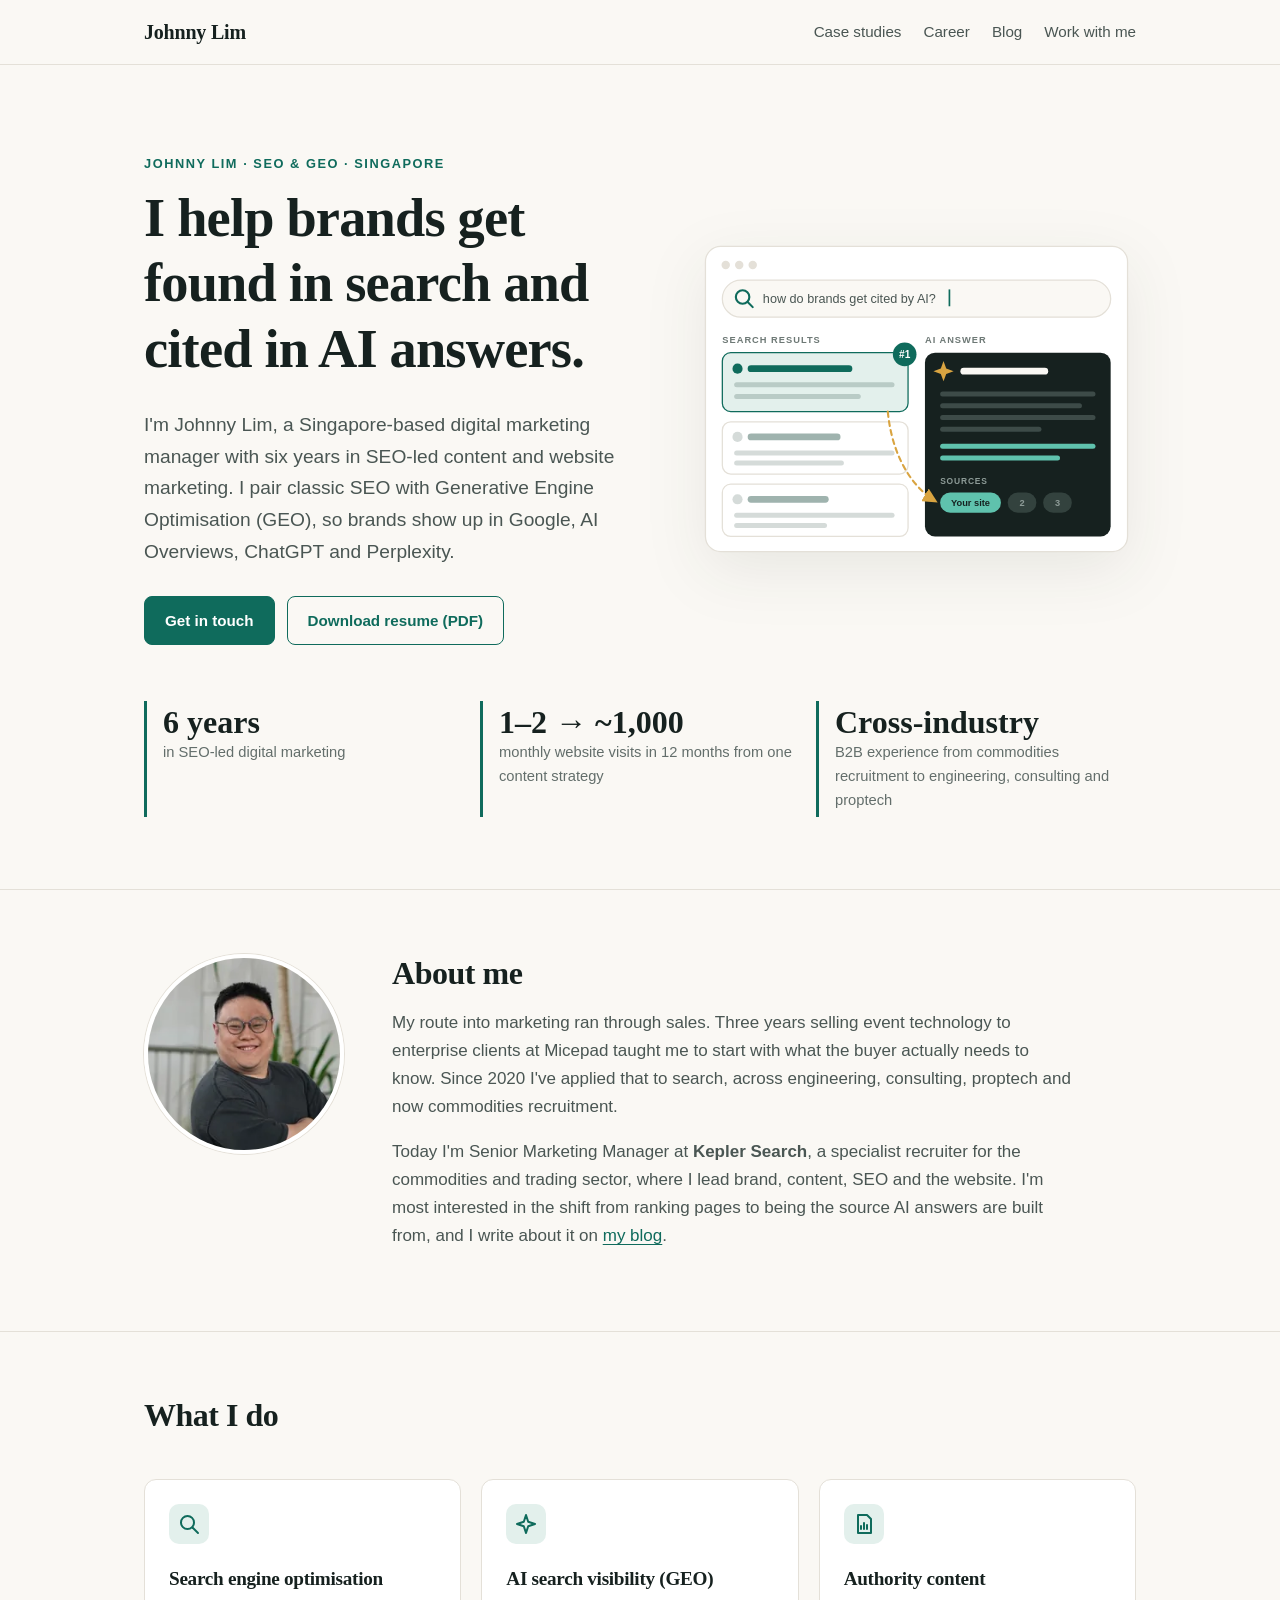
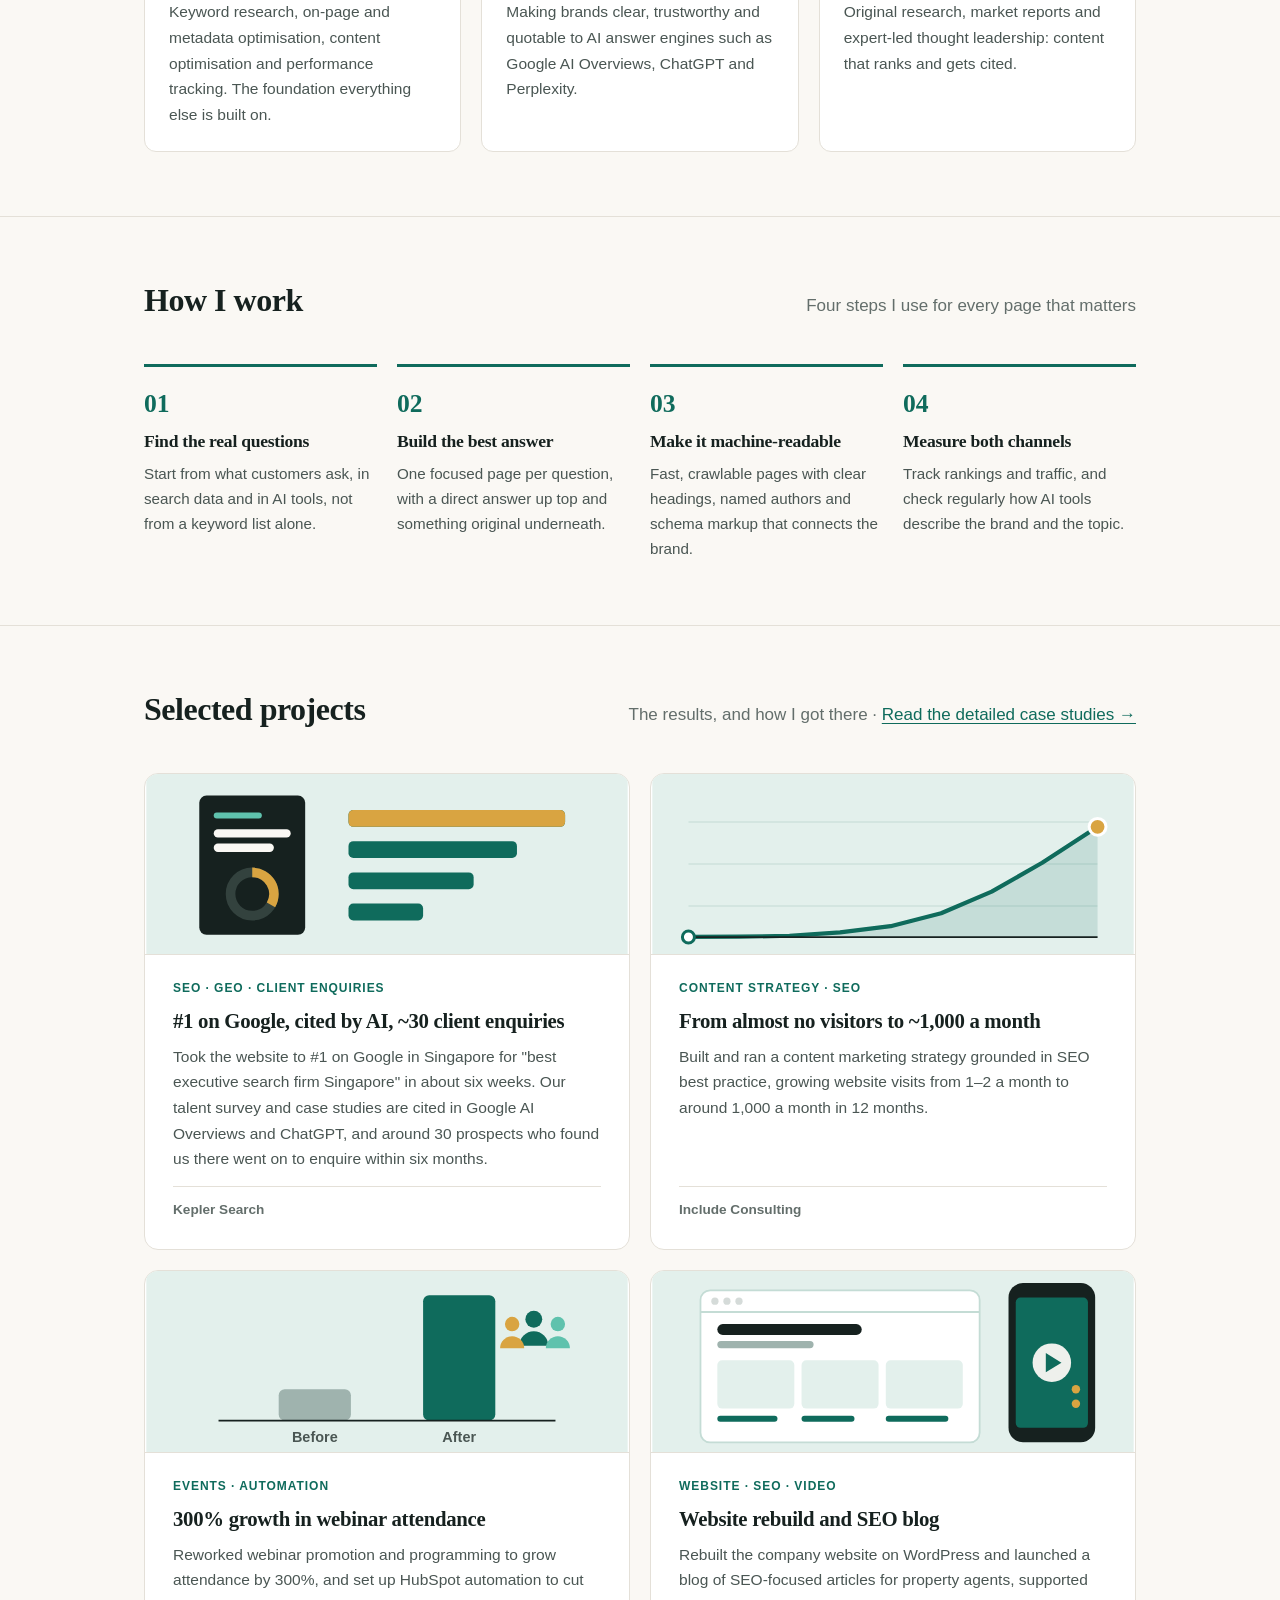
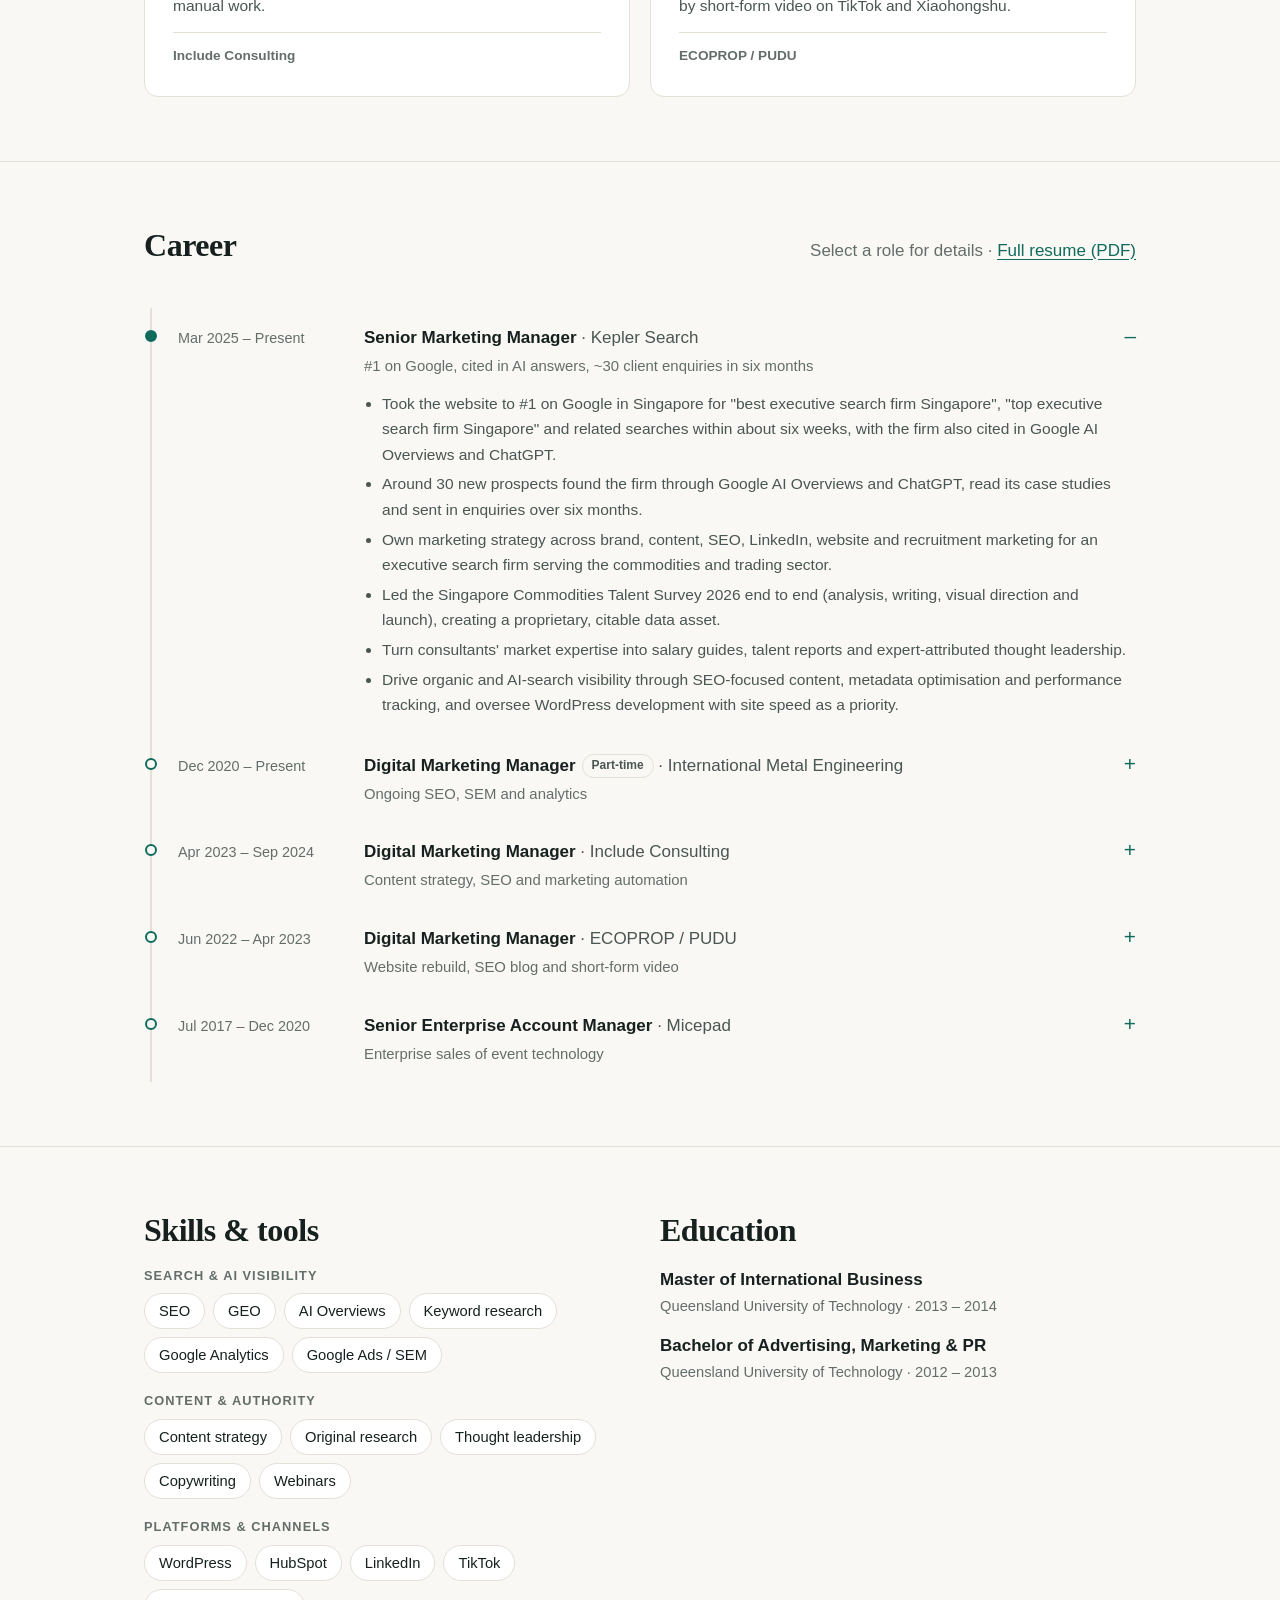
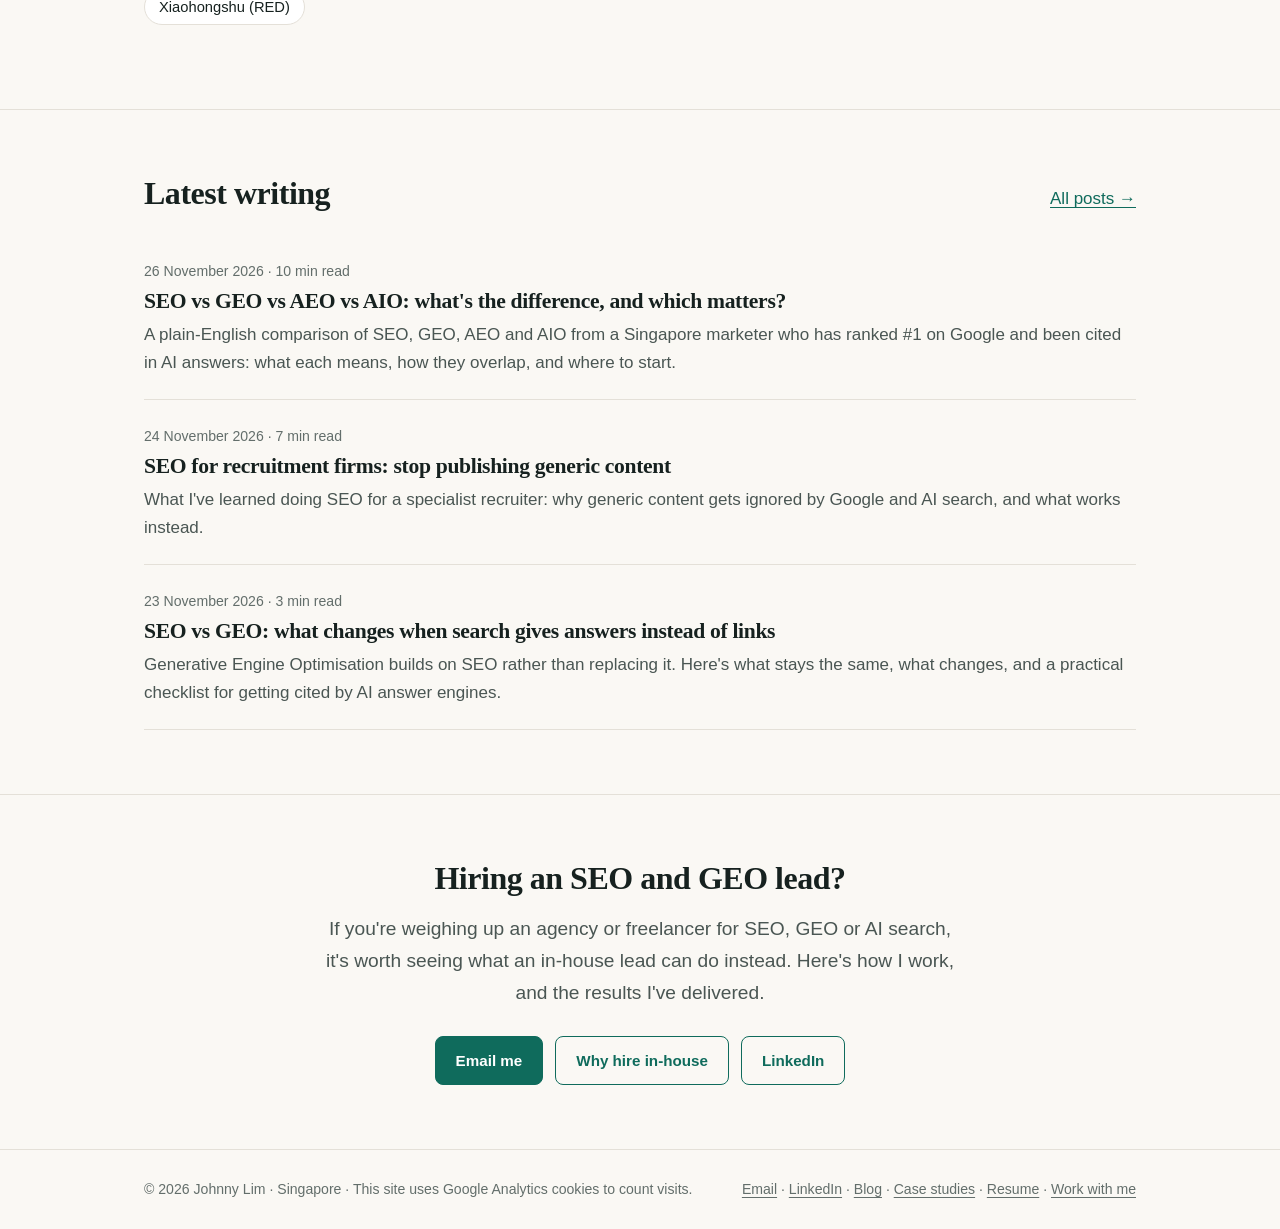
<file: index.html>
<!doctype html>
<html lang="en-SG">
<head>
<meta charset="utf-8">
<meta name="google-site-verification" content="Oqvjl5OxRUbCCMYR-ha3i_yuzgqDjtYHIVOAgyw3mAI">
<meta name="viewport" content="width=device-width, initial-scale=1">
<title>Johnny Lim – SEO &amp; GEO Marketing Manager, Singapore</title>
<meta name="description" content="Johnny Lim is a Singapore-based digital marketing manager specialising in SEO and Generative Engine Optimisation (GEO) – helping brands get found in Google and cited by AI answer engines.">
<link rel="canonical" href="https://johnnylimsg.github.io/">
<meta name="author" content="Johnny Lim">
<meta property="og:type" content="website">
<meta property="og:title" content="Johnny Lim – SEO &amp; GEO Marketing Manager, Singapore">
<meta property="og:description" content="Johnny Lim is a Singapore-based digital marketing manager specialising in SEO and Generative Engine Optimisation (GEO) – helping brands get found in Google and cited by AI answer engines.">
<meta property="og:url" content="https://johnnylimsg.github.io/">
<meta property="og:image" content="https://johnnylimsg.github.io/assets/og-image.png">
<meta property="og:site_name" content="Johnny Lim">
<meta name="twitter:card" content="summary_large_image">
<link rel="icon" href="assets/favicon.svg" type="image/svg+xml">
<link rel="stylesheet" href="assets/styles.css">
<script async src="https://www.googletagmanager.com/gtag/js?id=G-6NB24EQ7NC"></script>
<script>
  window.dataLayer = window.dataLayer || [];
  function gtag(){dataLayer.push(arguments);}
  gtag('js', new Date());
  gtag('config', 'G-6NB24EQ7NC');
</script>
<script type="application/ld+json">{
 "@context": "https://schema.org",
 "@type": "WebSite",
 "@id": "https://johnnylimsg.github.io/#website",
 "url": "https://johnnylimsg.github.io/",
 "name": "Johnny Lim",
 "publisher": {
  "@id": "https://johnnylimsg.github.io/#person"
 },
 "inLanguage": "en-SG"
}</script>
<script type="application/ld+json">{
 "@context": "https://schema.org",
 "@type": "ProfilePage",
 "@id": "https://johnnylimsg.github.io/#profilepage",
 "url": "https://johnnylimsg.github.io/",
 "name": "Johnny Lim – SEO & GEO Marketing Manager, Singapore",
 "dateCreated": "2026-11-23T09:00:00+08:00",
 "dateModified": "2026-11-27T14:37:07+08:00",
 "mainEntity": {
  "@type": "Person",
  "@id": "https://johnnylimsg.github.io/#person",
  "name": "Johnny Lim",
  "url": "https://johnnylimsg.github.io/",
  "image": "https://johnnylimsg.github.io/assets/img/johnny-lim.jpg",
  "jobTitle": "Senior Marketing Manager",
  "description": "Singapore-based digital marketing manager specialising in SEO and Generative Engine Optimisation (GEO), helping brands rank in Google and get cited in AI answers.",
  "worksFor": {
   "@type": "Organization",
   "name": "Kepler Search"
  },
  "address": {
   "@type": "PostalAddress",
   "addressLocality": "Singapore",
   "addressCountry": "SG"
  },
  "alumniOf": {
   "@type": "CollegeOrUniversity",
   "name": "Queensland University of Technology"
  },
  "knowsAbout": [
   "Search engine optimisation",
   "Generative Engine Optimisation (GEO)",
   "Answer Engine Optimisation (AEO)",
   "AI search optimisation (AIO)",
   "Google AI Overviews",
   "Digital marketing",
   "Content strategy",
   "Original research",
   "Technical SEO",
   "WordPress",
   "HubSpot",
   "Google Ads"
  ],
  "sameAs": [
   "https://www.linkedin.com/in/johnny-lim-58348558/"
  ],
  "hasOccupation": {
   "@type": "Occupation",
   "name": "Digital Marketing Manager (SEO and GEO)",
   "occupationLocation": {
    "@type": "Country",
    "name": "Singapore"
   },
   "skills": "SEO, GEO, AEO, AI search visibility, content strategy, technical SEO"
  }
 }
}</script>
</head>
<body>
<a class="skip" href="#main">Skip to content</a>
<header class="site-header">
 <div class="wrap">
  <a class="brand" href="./">Johnny Lim</a>
  <nav class="nav" aria-label="Main">
   <a href="case-studies/">Case studies</a>
   <a href="./#experience">Career</a>
   <a href="blog/">Blog</a>
   <a href="hire/">Work with me</a>
  </nav>
 </div>
</header>
<main id="main">
<div class="hero">
 <div class="wrap hero-grid">
  <div>
   <p class="eyebrow">Johnny Lim · SEO &amp; GEO · Singapore</p>
   <h1>I help brands get found in search and cited in AI answers.</h1>
   <p class="lede">I'm Johnny Lim, a Singapore-based digital marketing manager with six years in SEO-led content and website marketing. I pair classic SEO with Generative Engine Optimisation (GEO), so brands show up in Google, AI Overviews, ChatGPT and Perplexity.</p>
   <div class="actions">
    <a class="btn primary" href="#" data-u="yuantenglim" data-d="gmail.com">Get in touch</a>
    <a class="btn" href="assets/Johnny_Lim_Resume.pdf">Download resume (PDF)</a>
   </div>
  </div>
  <figure class="hero-art">
   <img src="assets/img/hero-search-to-answer.svg" width="520" height="382" fetchpriority="high" alt="Illustration: a page ranked first in search results is also cited as a source in an AI-generated answer.">
  </figure>
 </div>
 <div class="wrap">
  <dl class="stats">
   <div class="stat"><dt>6 years</dt><dd>in SEO-led digital marketing</dd></div>
   <div class="stat"><dt>1–2 → ~1,000</dt><dd>monthly website visits in 12 months from one content strategy</dd></div>
   <div class="stat"><dt>Cross-industry</dt><dd>B2B experience from commodities recruitment to engineering, consulting and proptech</dd></div>
  </dl>
 </div>
</div>

<section id="about">
 <div class="wrap about">
  <picture>
   <source srcset="assets/img/johnny-lim-224.webp?v=2 224w, assets/img/johnny-lim.webp?v=2 320w" sizes="(max-width: 800px) 112px, 200px" type="image/webp">
   <img class="about-photo" src="assets/img/johnny-lim.jpg?v=2" srcset="assets/img/johnny-lim-224.jpg?v=2 224w, assets/img/johnny-lim.jpg?v=2 320w" sizes="(max-width: 800px) 112px, 200px" width="320" height="320" loading="lazy" alt="Johnny Lim, digital marketing manager, in Singapore">
  </picture>
  <div>
   <h2>About me</h2>
   <p>My route into marketing ran through sales. Three years selling event technology to enterprise clients at Micepad taught me to start with what the buyer actually needs to know. Since 2020 I've applied that to search, across engineering, consulting, proptech and now commodities recruitment.</p>
   <p>Today I'm Senior Marketing Manager at <strong>Kepler Search</strong>, a specialist recruiter for the commodities and trading sector, where I lead brand, content, SEO and the website. I'm most interested in the shift from ranking pages to being the source AI answers are built from, and I write about it on <a href="blog/">my blog</a>.</p>
  </div>
 </div>
</section>

<section id="what-i-do">
 <div class="wrap">
  <div class="section-head"><h2>What I do</h2></div>
  <div class="cards">
   <div class="card">
    <svg class="icon" viewBox="0 0 24 24" aria-hidden="true"><circle cx="10.5" cy="10.5" r="6.5"/><path d="M15.5 15.5 21 21"/></svg>
    <h3>Search engine optimisation</h3><p>Keyword research, on-page and metadata optimisation, content optimisation and performance tracking. The foundation everything else is built on.</p></div>
   <div class="card">
    <svg class="icon" viewBox="0 0 24 24" aria-hidden="true"><path d="M12 3l2.2 6.8L21 12l-6.8 2.2L12 21l-2.2-6.8L3 12l6.8-2.2z"/></svg>
    <h3>AI search visibility (GEO)</h3><p>Making brands clear, trustworthy and quotable to AI answer engines such as Google AI Overviews, ChatGPT and Perplexity.</p></div>
   <div class="card">
    <svg class="icon" viewBox="0 0 24 24" aria-hidden="true"><path d="M6 3h9l4 4v14H6z"/><path d="M9 17v-3M12 17v-6M15 17v-4"/></svg>
    <h3>Authority content</h3><p>Original research, market reports and expert-led thought leadership: content that ranks and gets cited.</p></div>
  </div>
 </div>
</section>

<section id="approach">
 <div class="wrap">
  <div class="section-head"><h2>How I work</h2><p>Four steps I use for every page that matters</p></div>
  <ol class="steps">
   <li><h3>Find the real questions</h3><p>Start from what customers ask, in search data and in AI tools, not from a keyword list alone.</p></li>
   <li><h3>Build the best answer</h3><p>One focused page per question, with a direct answer up top and something original underneath.</p></li>
   <li><h3>Make it machine-readable</h3><p>Fast, crawlable pages with clear headings, named authors and schema markup that connects the brand.</p></li>
   <li><h3>Measure both channels</h3><p>Track rankings and traffic, and check regularly how AI tools describe the brand and the topic.</p></li>
  </ol>
 </div>
</section>

<section id="work">
 <div class="wrap">
  <div class="section-head"><h2>Selected projects</h2><p>The results, and how I got there · <a href="case-studies/">Read the detailed case studies →</a></p></div>
  <div class="work-grid">
   <article class="work">
    <img class="work-art" src="assets/img/work-talent-survey.svg" width="400" height="150" loading="lazy" alt="A research report cover beside a bar chart of results.">
    <div class="work-body">
     <p class="work-tag">SEO · GEO · Client enquiries</p>
     <h3>#1 on Google, cited by AI, ~30 client enquiries</h3>
     <p>Took the website to #1 on Google in Singapore for "best executive search firm Singapore" in about six weeks. Our talent survey and case studies are cited in Google AI Overviews and ChatGPT, and around 30 prospects who found us there went on to enquire within six months.</p>
     <p class="work-org">Kepler Search</p>
    </div>
   </article>
   <article class="work">
    <img class="work-art" src="assets/img/work-traffic-growth.svg?v=3" width="400" height="150" loading="lazy" alt="Line chart of monthly website visits rising from almost zero to around 1,000.">
    <div class="work-body">
     <p class="work-tag">Content strategy · SEO</p>
     <h3>From almost no visitors to ~1,000 a month</h3>
     <p>Built and ran a content marketing strategy grounded in SEO best practice, growing website visits from 1–2 a month to around 1,000 a month in 12 months.</p>
     <p class="work-org">Include Consulting</p>
    </div>
   </article>
   <article class="work">
    <img class="work-art" src="assets/img/work-webinars.svg" width="400" height="150" loading="lazy" alt="Bar chart: webinar attendance after the changes is four times the starting level.">
    <div class="work-body">
     <p class="work-tag">Events · Automation</p>
     <h3>300% growth in webinar attendance</h3>
     <p>Reworked webinar promotion and programming to grow attendance by 300%, and set up HubSpot automation to cut manual work.</p>
     <p class="work-org">Include Consulting</p>
    </div>
   </article>
   <article class="work">
    <img class="work-art" src="assets/img/work-website-rebuild.svg" width="400" height="150" loading="lazy" alt="A rebuilt website with a blog grid, next to a phone playing a short-form video.">
    <div class="work-body">
     <p class="work-tag">Website · SEO · Video</p>
     <h3>Website rebuild and SEO blog</h3>
     <p>Rebuilt the company website on WordPress and launched a blog of SEO-focused articles for property agents, supported by short-form video on TikTok and Xiaohongshu.</p>
     <p class="work-org">ECOPROP / PUDU</p>
    </div>
   </article>
  </div>
 </div>
</section>

<section id="experience">
 <div class="wrap">
  <div class="section-head"><h2>Career</h2><p>Select a role for details · <a href="assets/Johnny_Lim_Resume.pdf">Full resume (PDF)</a></p></div>
  <div class="timeline">
   <details class="role" open>
    <summary><span class="when">Mar 2025 – Present</span><span class="what"><strong>Senior Marketing Manager</strong><span class="org"> · Kepler Search</span><span class="sum">#1 on Google, cited in AI answers, ~30 client enquiries in six months</span></span></summary>
    <ul><li>Took the website to #1 on Google in Singapore for "best executive search firm Singapore", "top executive search firm Singapore" and related searches within about six weeks, with the firm also cited in Google AI Overviews and ChatGPT.</li><li>Around 30 new prospects found the firm through Google AI Overviews and ChatGPT, read its case studies and sent in enquiries over six months.</li><li>Own marketing strategy across brand, content, SEO, LinkedIn, website and recruitment marketing for an executive search firm serving the commodities and trading sector.</li><li>Led the Singapore Commodities Talent Survey 2026 end to end (analysis, writing, visual direction and launch), creating a proprietary, citable data asset.</li><li>Turn consultants' market expertise into salary guides, talent reports and expert-attributed thought leadership.</li><li>Drive organic and AI-search visibility through SEO-focused content, metadata optimisation and performance tracking, and oversee WordPress development with site speed as a priority.</li></ul>
   </details>
   <details class="role">
    <summary><span class="when">Dec 2020 – Present</span><span class="what"><strong>Digital Marketing Manager</strong><span class="pill">Part-time</span><span class="org"> · International Metal Engineering</span><span class="sum">Ongoing SEO, SEM and analytics</span></span></summary>
    <ul><li>Manage SEO and SEM, including keyword research and ongoing website content updates.</li><li>Report on website and campaign performance in Google Analytics, and run social media, newsletters and product brochures.</li></ul>
   </details>
   <details class="role">
    <summary><span class="when">Apr 2023 – Sep 2024</span><span class="what"><strong>Digital Marketing Manager</strong><span class="org"> · Include Consulting</span><span class="sum">Content strategy, SEO and marketing automation</span></span></summary>
    <ul><li>Built a content marketing strategy that grew website visits from 1–2 a month to around 1,000 a month in 12 months.</li><li>Applied SEO best practice to lift organic rankings, and implemented HubSpot automation to cut manual work.</li><li>Grew webinar attendance by 300%.</li></ul>
   </details>
   <details class="role">
    <summary><span class="when">Jun 2022 – Apr 2023</span><span class="what"><strong>Digital Marketing Manager</strong><span class="org"> · ECOPROP / PUDU</span><span class="sum">Website rebuild, SEO blog and short-form video</span></span></summary>
    <ul><li>Rebuilt the website on WordPress and launched an SEO-focused blog for property agents.</li><li>Produced short-form video for TikTok, Facebook and Xiaohongshu (RED), set quarterly objectives and reported on results.</li></ul>
   </details>
   <details class="role">
    <summary><span class="when">Jul 2017 – Dec 2020</span><span class="what"><strong>Senior Enterprise Account Manager</strong><span class="org"> · Micepad</span><span class="sum">Enterprise sales of event technology</span></span></summary>
    <ul><li>Sold event technology to enterprise clients: identifying decision-makers, advising on solutions and negotiating contracts.</li></ul>
   </details>
  </div>
 </div>
</section>

<section id="skills">
 <div class="wrap two-col">
  <div>
   <h2>Skills &amp; tools</h2>
   <h3 class="chip-label">Search &amp; AI visibility</h3>
   <ul class="chips"><li>SEO</li><li>GEO</li><li>AI Overviews</li><li>Keyword research</li><li>Google Analytics</li><li>Google Ads / SEM</li></ul>
   <h3 class="chip-label">Content &amp; authority</h3>
   <ul class="chips"><li>Content strategy</li><li>Original research</li><li>Thought leadership</li><li>Copywriting</li><li>Webinars</li></ul>
   <h3 class="chip-label">Platforms &amp; channels</h3>
   <ul class="chips"><li>WordPress</li><li>HubSpot</li><li>LinkedIn</li><li>TikTok</li><li>Xiaohongshu (RED)</li></ul>
  </div>
  <div class="edu">
   <h2>Education</h2>
   <p><strong>Master of International Business</strong><span>Queensland University of Technology · 2013 – 2014</span></p>
   <p><strong>Bachelor of Advertising, Marketing &amp; PR</strong><span>Queensland University of Technology · 2012 – 2013</span></p>
  </div>
 </div>
</section>

<section id="writing">
 <div class="wrap">
  <div class="section-head"><h2>Latest writing</h2><p><a href="blog/">All posts →</a></p></div>
  <ul class="posts">
  <li>
   <span class="meta"><time datetime="2026-11-26">26 November 2026</time> · 10 min read</span>
   <h3><a href="blog/seo-vs-geo-vs-aeo-vs-aio/">SEO vs GEO vs AEO vs AIO: what's the difference, and which matters?</a></h3>
   <p>A plain-English comparison of SEO, GEO, AEO and AIO from a Singapore marketer who has ranked #1 on Google and been cited in AI answers: what each means, how they overlap, and where to start.</p>
  </li>
  <li>
   <span class="meta"><time datetime="2026-11-24">24 November 2026</time> · 7 min read</span>
   <h3><a href="blog/seo-for-recruitment-firms/">SEO for recruitment firms: stop publishing generic content</a></h3>
   <p>What I've learned doing SEO for a specialist recruiter: why generic content gets ignored by Google and AI search, and what works instead.</p>
  </li>
  <li>
   <span class="meta"><time datetime="2026-11-23">23 November 2026</time> · 3 min read</span>
   <h3><a href="blog/seo-vs-geo/">SEO vs GEO: what changes when search gives answers instead of links</a></h3>
   <p>Generative Engine Optimisation builds on SEO rather than replacing it. Here's what stays the same, what changes, and a practical checklist for getting cited by AI answer engines.</p>
  </li>
  </ul>
 </div>
</section>

<section id="contact" class="contact">
 <div class="wrap">
  <h2>Hiring an SEO and GEO lead?</h2>
  <p class="lede">If you're weighing up an agency or freelancer for SEO, GEO or AI search, it's worth seeing what an in-house lead can do instead. Here's how I work, and the results I've delivered.</p>
  <div class="actions">
   <a class="btn primary" href="#" data-u="yuantenglim" data-d="gmail.com">Email me</a>
   <a class="btn" href="hire/">Why hire in-house</a>
   <a class="btn" href="https://www.linkedin.com/in/johnny-lim-58348558/" rel="me">LinkedIn</a>
  </div>
 </div>
</section>
</main>
<footer class="site-footer">
 <div class="wrap">
  <span>© 2026 Johnny Lim · Singapore · This site uses Google Analytics cookies to count visits.</span>
  <span><a href="#" data-u="yuantenglim" data-d="gmail.com">Email</a> · <a href="https://www.linkedin.com/in/johnny-lim-58348558/" rel="me">LinkedIn</a> · <a href="blog/">Blog</a> · <a href="case-studies/">Case studies</a> · <a href="assets/Johnny_Lim_Resume.pdf">Resume</a> · <a href="hire/">Work with me</a></span>
 </div>
</footer>
<script src="assets/email.js" defer></script>
</body>
</html>
</file>
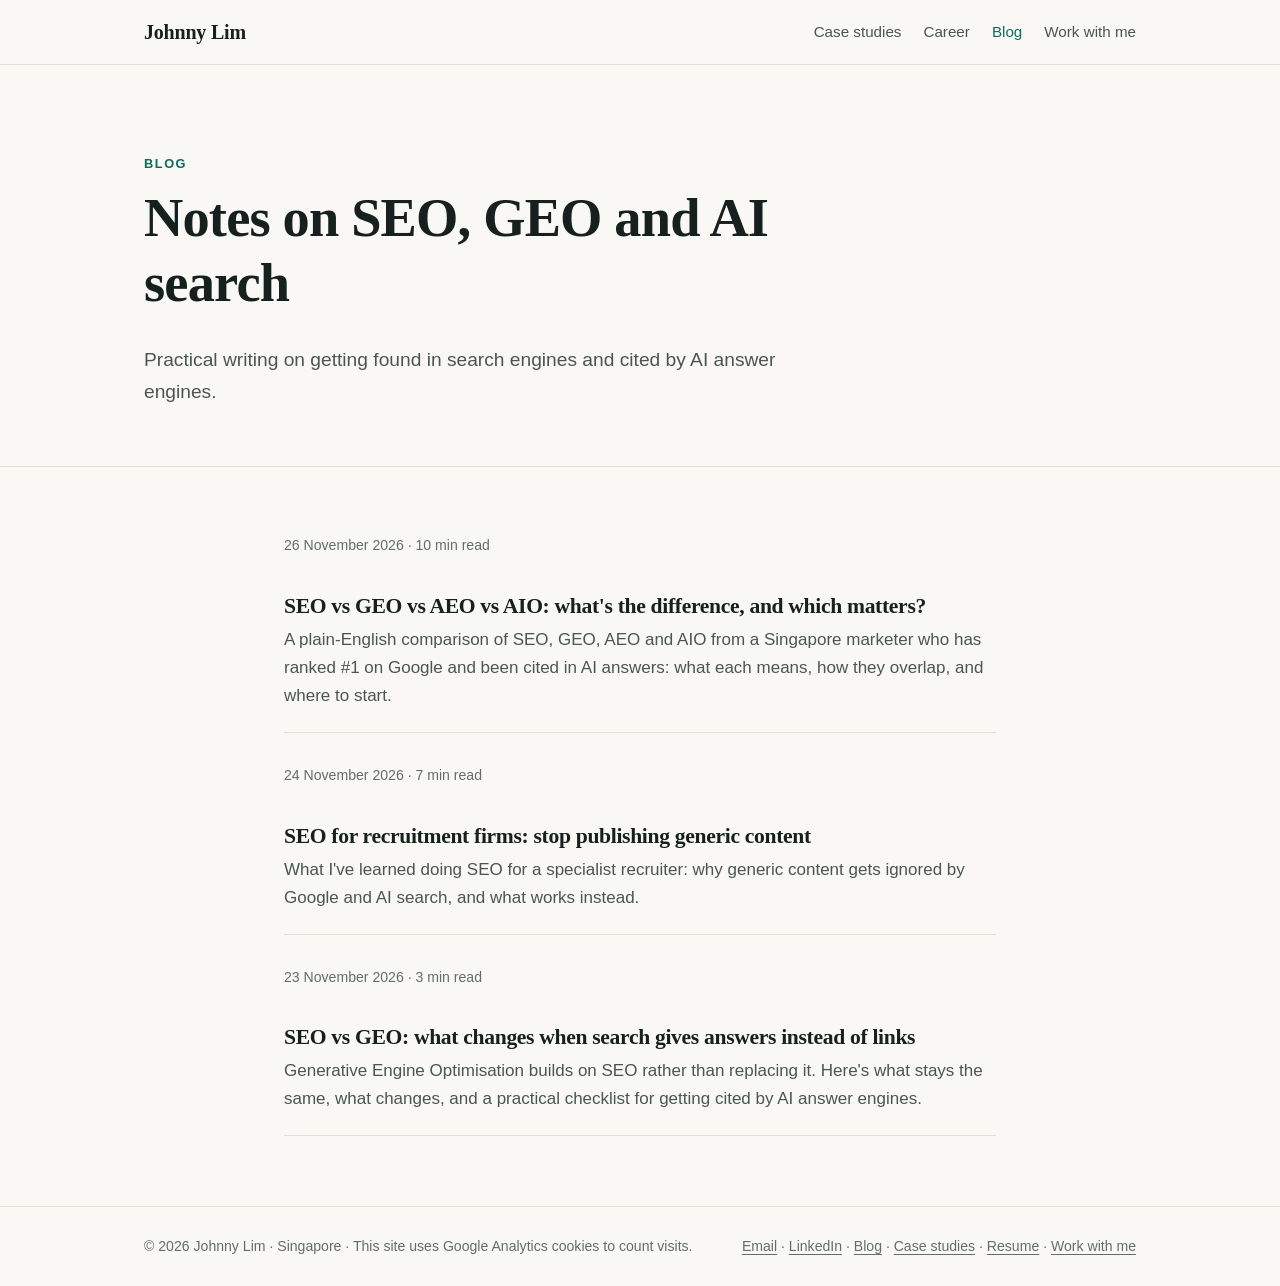
<file: blog/index.html>
<!doctype html>
<html lang="en-SG">
<head>
<meta charset="utf-8">
<meta name="viewport" content="width=device-width, initial-scale=1">
<title>Blog – SEO, GEO &amp; AI search | Johnny Lim</title>
<meta name="description" content="Notes on SEO, Generative Engine Optimisation (GEO) and AI search visibility by Johnny Lim, a Singapore-based digital marketer.">
<link rel="canonical" href="https://johnnylimsg.github.io/blog/">
<meta name="author" content="Johnny Lim">
<meta property="og:type" content="website">
<meta property="og:title" content="Blog – SEO, GEO &amp; AI search | Johnny Lim">
<meta property="og:description" content="Notes on SEO, Generative Engine Optimisation (GEO) and AI search visibility by Johnny Lim, a Singapore-based digital marketer.">
<meta property="og:url" content="https://johnnylimsg.github.io/blog/">
<meta property="og:image" content="https://johnnylimsg.github.io/assets/og-image.png">
<meta property="og:site_name" content="Johnny Lim">
<meta name="twitter:card" content="summary_large_image">
<link rel="icon" href="../assets/favicon.svg" type="image/svg+xml">
<link rel="stylesheet" href="../assets/styles.css">
<script async src="https://www.googletagmanager.com/gtag/js?id=G-6NB24EQ7NC"></script>
<script>
  window.dataLayer = window.dataLayer || [];
  function gtag(){dataLayer.push(arguments);}
  gtag('js', new Date());
  gtag('config', 'G-6NB24EQ7NC');
</script>
<script type="application/ld+json">{
 "@context": "https://schema.org",
 "@type": "Blog",
 "@id": "https://johnnylimsg.github.io/blog/#blog",
 "url": "https://johnnylimsg.github.io/blog/",
 "name": "Johnny Lim – Blog",
 "author": {
  "@id": "https://johnnylimsg.github.io/#person"
 },
 "inLanguage": "en-SG",
 "blogPost": [
  {
   "@type": "BlogPosting",
   "@id": "https://johnnylimsg.github.io/blog/seo-vs-geo-vs-aeo-vs-aio/#article",
   "headline": "SEO vs GEO vs AEO vs AIO: what's the difference, and which matters?",
   "url": "https://johnnylimsg.github.io/blog/seo-vs-geo-vs-aeo-vs-aio/",
   "datePublished": "2026-11-26T09:00:00+08:00"
  },
  {
   "@type": "BlogPosting",
   "@id": "https://johnnylimsg.github.io/blog/seo-for-recruitment-firms/#article",
   "headline": "SEO for recruitment firms: stop publishing generic content",
   "url": "https://johnnylimsg.github.io/blog/seo-for-recruitment-firms/",
   "datePublished": "2026-11-24T09:00:00+08:00"
  },
  {
   "@type": "BlogPosting",
   "headline": "SEO vs GEO: what changes when search gives answers instead of links",
   "@id": "https://johnnylimsg.github.io/blog/seo-vs-geo/#article",
   "url": "https://johnnylimsg.github.io/blog/seo-vs-geo/",
   "datePublished": "2026-11-23T09:00:00+08:00"
  }
 ]
}</script>
</head>
<body>
<a class="skip" href="#main">Skip to content</a>
<header class="site-header">
 <div class="wrap">
  <a class="brand" href="../">Johnny Lim</a>
  <nav class="nav" aria-label="Main">
   <a href="../case-studies/">Case studies</a>
   <a href="../#experience">Career</a>
   <a href="../blog/" aria-current="page">Blog</a>
   <a href="../hire/">Work with me</a>
  </nav>
 </div>
</header>
<main id="main">
<div class="hero hero-compact">
 <div class="wrap">
  <p class="eyebrow">Blog</p>
  <h1>Notes on SEO, GEO and AI search</h1>
  <p class="lede">Practical writing on getting found in search engines and cited by AI answer engines.</p>
 </div>
</div>
<section>
 <div class="wrap narrow">
  <ul class="posts">
  <li>
   <span class="meta"><time datetime="2026-11-26">26 November 2026</time> · 10 min read</span>
   <h2><a href="../blog/seo-vs-geo-vs-aeo-vs-aio/">SEO vs GEO vs AEO vs AIO: what's the difference, and which matters?</a></h2>
   <p>A plain-English comparison of SEO, GEO, AEO and AIO from a Singapore marketer who has ranked #1 on Google and been cited in AI answers: what each means, how they overlap, and where to start.</p>
  </li>
  <li>
   <span class="meta"><time datetime="2026-11-24">24 November 2026</time> · 7 min read</span>
   <h2><a href="../blog/seo-for-recruitment-firms/">SEO for recruitment firms: stop publishing generic content</a></h2>
   <p>What I've learned doing SEO for a specialist recruiter: why generic content gets ignored by Google and AI search, and what works instead.</p>
  </li>
  <li>
   <span class="meta"><time datetime="2026-11-23">23 November 2026</time> · 3 min read</span>
   <h2><a href="../blog/seo-vs-geo/">SEO vs GEO: what changes when search gives answers instead of links</a></h2>
   <p>Generative Engine Optimisation builds on SEO rather than replacing it. Here's what stays the same, what changes, and a practical checklist for getting cited by AI answer engines.</p>
  </li>
  </ul>
 </div>
</section>
</main>
<footer class="site-footer">
 <div class="wrap">
  <span>© 2026 Johnny Lim · Singapore · This site uses Google Analytics cookies to count visits.</span>
  <span><a href="#" data-u="yuantenglim" data-d="gmail.com">Email</a> · <a href="https://www.linkedin.com/in/johnny-lim-58348558/" rel="me">LinkedIn</a> · <a href="../blog/">Blog</a> · <a href="../case-studies/">Case studies</a> · <a href="../assets/Johnny_Lim_Resume.pdf">Resume</a> · <a href="../hire/">Work with me</a></span>
 </div>
</footer>
<script src="../assets/email.js" defer></script>
</body>
</html>
</file>
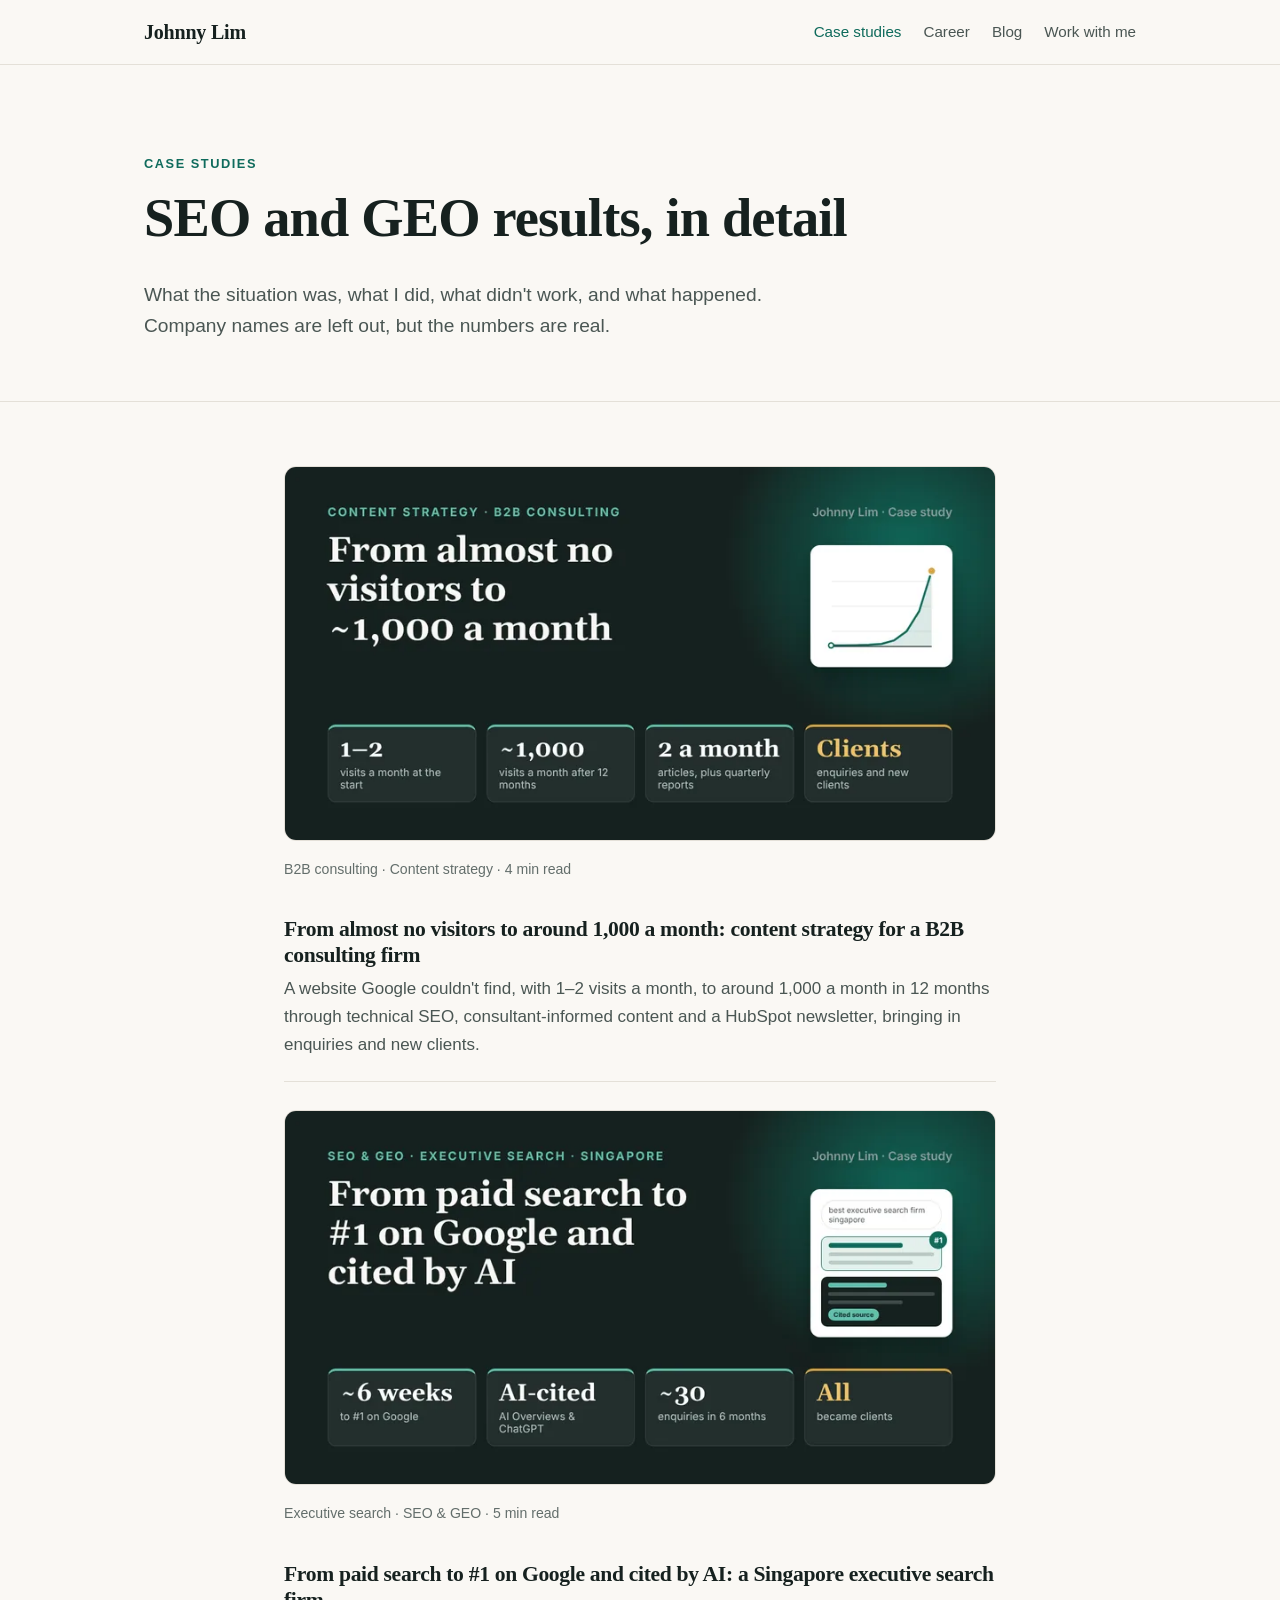
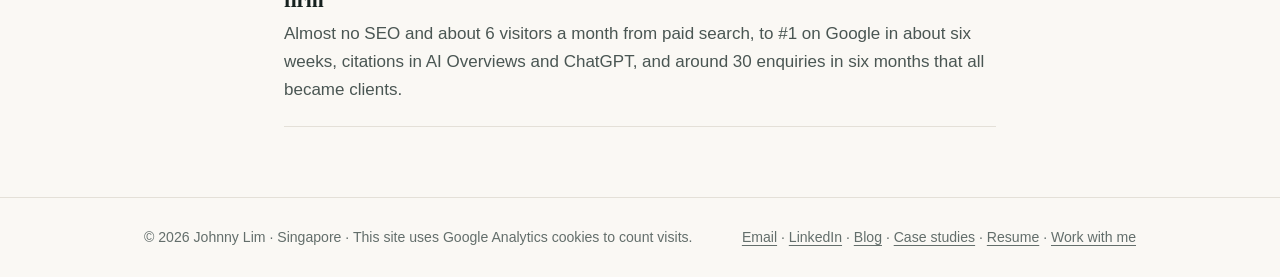
<file: case-studies/index.html>
<!doctype html>
<html lang="en-SG">
<head>
<meta charset="utf-8">
<meta name="viewport" content="width=device-width, initial-scale=1">
<title>Case studies – SEO &amp; GEO results | Johnny Lim</title>
<meta name="description" content="SEO and GEO case studies by Johnny Lim, a Singapore-based marketing manager: what the situation was, what I did, and the results, including #1 Google rankings, AI citations and new clients.">
<link rel="canonical" href="https://johnnylimsg.github.io/case-studies/">
<meta name="author" content="Johnny Lim">
<meta property="og:type" content="website">
<meta property="og:title" content="Case studies – SEO &amp; GEO results | Johnny Lim">
<meta property="og:description" content="SEO and GEO case studies by Johnny Lim, a Singapore-based marketing manager: what the situation was, what I did, and the results, including #1 Google rankings, AI citations and new clients.">
<meta property="og:url" content="https://johnnylimsg.github.io/case-studies/">
<meta property="og:image" content="https://johnnylimsg.github.io/assets/img/case-exec-search-featured.jpg">
<meta property="og:site_name" content="Johnny Lim">
<meta name="twitter:card" content="summary_large_image">
<link rel="icon" href="../assets/favicon.svg" type="image/svg+xml">
<link rel="stylesheet" href="../assets/styles.css">
<script async src="https://www.googletagmanager.com/gtag/js?id=G-6NB24EQ7NC"></script>
<script>
  window.dataLayer = window.dataLayer || [];
  function gtag(){dataLayer.push(arguments);}
  gtag('js', new Date());
  gtag('config', 'G-6NB24EQ7NC');
</script>
<script type="application/ld+json">{
 "@context": "https://schema.org",
 "@type": "CollectionPage",
 "@id": "https://johnnylimsg.github.io/case-studies/#collection",
 "url": "https://johnnylimsg.github.io/case-studies/",
 "name": "Case studies – SEO & GEO results",
 "author": {
  "@id": "https://johnnylimsg.github.io/#person"
 },
 "isPartOf": {
  "@id": "https://johnnylimsg.github.io/#website"
 },
 "inLanguage": "en-SG",
 "mainEntity": {
  "@type": "ItemList",
  "itemListElement": [
   {
    "@type": "ListItem",
    "position": 1,
    "url": "https://johnnylimsg.github.io/case-studies/b2b-consulting-content-strategy/",
    "name": "From almost no visitors to around 1,000 a month: content strategy for a B2B consulting firm"
   },
   {
    "@type": "ListItem",
    "position": 2,
    "url": "https://johnnylimsg.github.io/case-studies/executive-search-firm-seo-geo/",
    "name": "From paid search to #1 on Google and cited by AI: a Singapore executive search firm"
   }
  ]
 }
}</script>
</head>
<body>
<a class="skip" href="#main">Skip to content</a>
<header class="site-header">
 <div class="wrap">
  <a class="brand" href="../">Johnny Lim</a>
  <nav class="nav" aria-label="Main">
   <a href="../case-studies/" aria-current="page">Case studies</a>
   <a href="../#experience">Career</a>
   <a href="../blog/">Blog</a>
   <a href="../hire/">Work with me</a>
  </nav>
 </div>
</header>
<main id="main">
<div class="hero hero-compact">
 <div class="wrap">
  <p class="eyebrow">Case studies</p>
  <h1>SEO and GEO results, in detail</h1>
  <p class="lede">What the situation was, what I did, what didn't work, and what happened. Company names are left out, but the numbers are real.</p>
 </div>
</div>
<section>
 <div class="wrap narrow">
  <ul class="posts">
  <li class="with-thumb">
   <a class="thumb" href="b2b-consulting-content-strategy/" tabindex="-1" aria-hidden="true"><picture><source type="image/webp" srcset="../assets/img/case-consulting-featured-800.webp"><img src="../assets/img/case-consulting-featured.jpg" width="1200" height="630" loading="lazy" alt=""></picture></a>
   <span class="meta">B2B consulting · Content strategy · 4 min read</span>
   <h2><a href="b2b-consulting-content-strategy/">From almost no visitors to around 1,000 a month: content strategy for a B2B consulting firm</a></h2>
   <p>A website Google couldn't find, with 1–2 visits a month, to around 1,000 a month in 12 months through technical SEO, consultant-informed content and a HubSpot newsletter, bringing in enquiries and new clients.</p>
  </li>
  <li class="with-thumb">
   <a class="thumb" href="executive-search-firm-seo-geo/" tabindex="-1" aria-hidden="true"><picture><source type="image/webp" srcset="../assets/img/case-exec-search-featured-800.webp"><img src="../assets/img/case-exec-search-featured.jpg" width="1200" height="630" loading="lazy" alt=""></picture></a>
   <span class="meta">Executive search · SEO &amp; GEO · 5 min read</span>
   <h2><a href="executive-search-firm-seo-geo/">From paid search to #1 on Google and cited by AI: a Singapore executive search firm</a></h2>
   <p>Almost no SEO and about 6 visitors a month from paid search, to #1 on Google in about six weeks, citations in AI Overviews and ChatGPT, and around 30 enquiries in six months that all became clients.</p>
  </li>
  </ul>
 </div>
</section>
</main>
<footer class="site-footer">
 <div class="wrap">
  <span>© 2026 Johnny Lim · Singapore · This site uses Google Analytics cookies to count visits.</span>
  <span><a href="#" data-u="yuantenglim" data-d="gmail.com">Email</a> · <a href="https://www.linkedin.com/in/johnny-lim-58348558/" rel="me">LinkedIn</a> · <a href="../blog/">Blog</a> · <a href="../case-studies/">Case studies</a> · <a href="../assets/Johnny_Lim_Resume.pdf">Resume</a> · <a href="../hire/">Work with me</a></span>
 </div>
</footer>
<script src="../assets/email.js" defer></script>
</body>
</html>
</file>
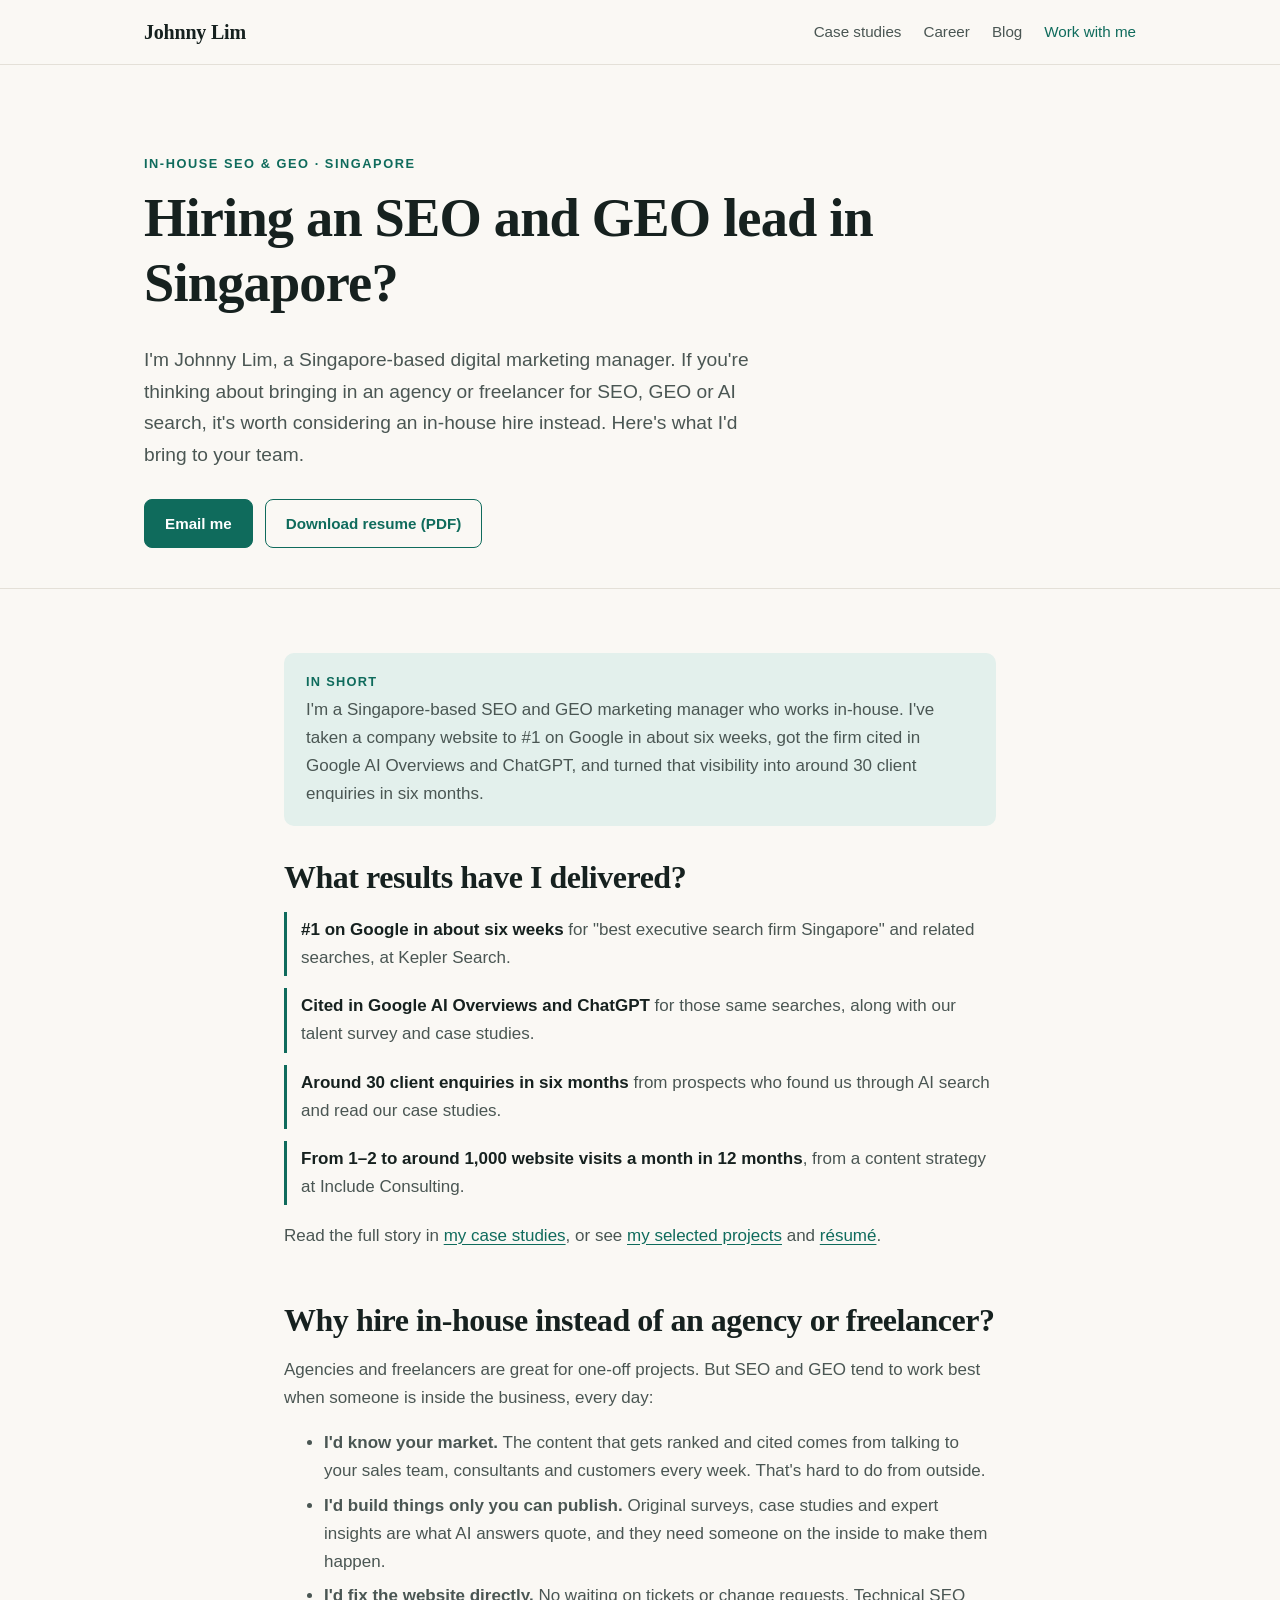
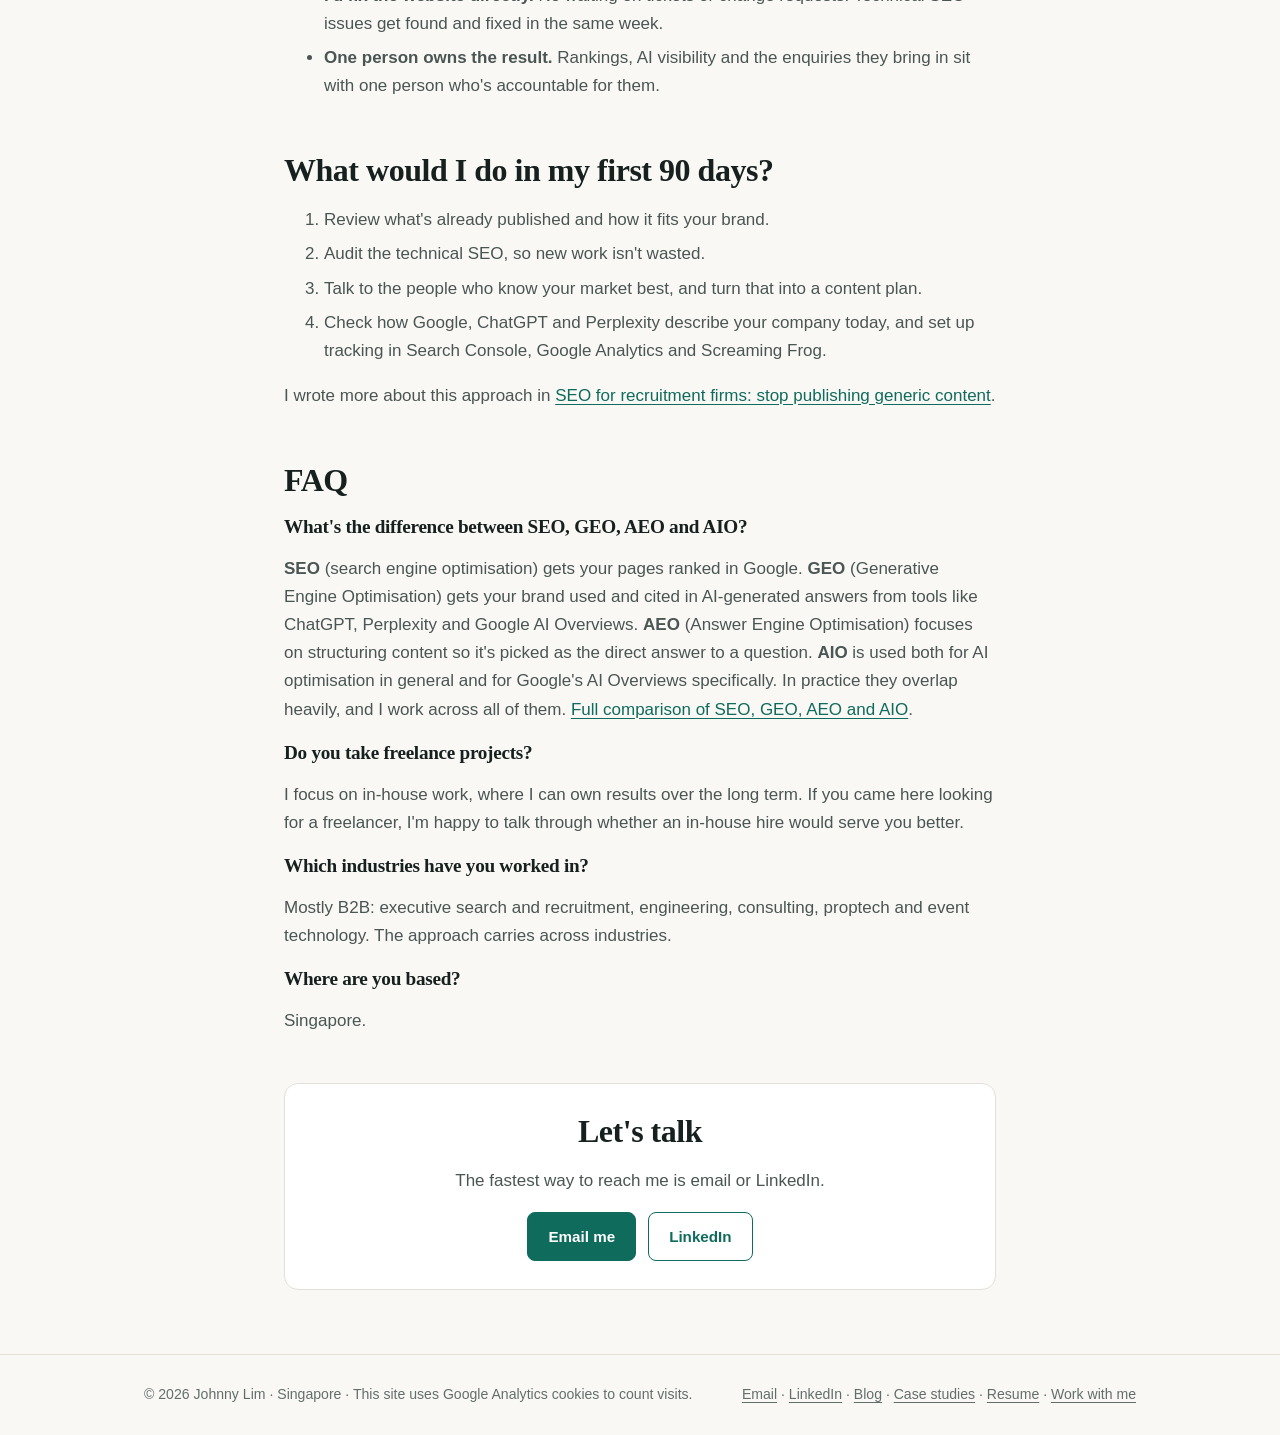
<file: hire/index.html>
<!doctype html>
<html lang="en-SG">
<head>
<meta charset="utf-8">
<meta name="viewport" content="width=device-width, initial-scale=1">
<title>Hire an SEO &amp; GEO Marketing Manager in Singapore | Johnny Lim</title>
<meta name="description" content="Johnny Lim is a Singapore-based SEO and GEO marketing manager: why an in-house lead beats an agency, with #1 Google rankings, AI Overview and ChatGPT citations, and inbound client enquiries.">
<link rel="canonical" href="https://johnnylimsg.github.io/hire/">
<meta name="author" content="Johnny Lim">
<meta property="og:type" content="website">
<meta property="og:title" content="Hire an SEO &amp; GEO Marketing Manager in Singapore | Johnny Lim">
<meta property="og:description" content="Johnny Lim is a Singapore-based SEO and GEO marketing manager: why an in-house lead beats an agency, with #1 Google rankings, AI Overview and ChatGPT citations, and inbound client enquiries.">
<meta property="og:url" content="https://johnnylimsg.github.io/hire/">
<meta property="og:image" content="https://johnnylimsg.github.io/assets/og-image.png">
<meta property="og:site_name" content="Johnny Lim">
<meta name="twitter:card" content="summary_large_image">
<link rel="icon" href="../assets/favicon.svg" type="image/svg+xml">
<link rel="stylesheet" href="../assets/styles.css">
<script async src="https://www.googletagmanager.com/gtag/js?id=G-6NB24EQ7NC"></script>
<script>
  window.dataLayer = window.dataLayer || [];
  function gtag(){dataLayer.push(arguments);}
  gtag('js', new Date());
  gtag('config', 'G-6NB24EQ7NC');
</script>
<script type="application/ld+json">{
 "@context": "https://schema.org",
 "@type": "WebPage",
 "@id": "https://johnnylimsg.github.io/hire/#webpage",
 "url": "https://johnnylimsg.github.io/hire/",
 "name": "Hire an SEO & GEO Marketing Manager in Singapore",
 "description": "Why hire Johnny Lim as an in-house SEO and GEO marketing manager in Singapore, with results, approach and FAQ.",
 "about": {
  "@id": "https://johnnylimsg.github.io/#person"
 },
 "isPartOf": {
  "@id": "https://johnnylimsg.github.io/#website"
 },
 "datePublished": "2026-11-26T09:00:00+08:00",
 "dateModified": "2026-11-27T14:37:07+08:00",
 "inLanguage": "en-SG"
}</script>
</head>
<body>
<a class="skip" href="#main">Skip to content</a>
<header class="site-header">
 <div class="wrap">
  <a class="brand" href="../">Johnny Lim</a>
  <nav class="nav" aria-label="Main">
   <a href="../case-studies/">Case studies</a>
   <a href="../#experience">Career</a>
   <a href="../blog/">Blog</a>
   <a href="../hire/" aria-current="page">Work with me</a>
  </nav>
 </div>
</header>
<main id="main">
<div class="hero hero-compact">
 <div class="wrap">
  <p class="eyebrow">In-house SEO &amp; GEO · Singapore</p>
  <h1>Hiring an SEO and GEO lead in Singapore?</h1>
  <p class="lede">I'm Johnny Lim, a Singapore-based digital marketing manager. If you're thinking about bringing in an agency or freelancer for SEO, GEO or AI search, it's worth considering an in-house hire instead. Here's what I'd bring to your team.</p>
  <div class="actions">
   <a class="btn primary" href="#" data-u="yuantenglim" data-d="gmail.com">Email me</a>
   <a class="btn" href="../assets/Johnny_Lim_Resume.pdf">Download resume (PDF)</a>
  </div>
 </div>
</div>

<section>
 <div class="wrap narrow">
  <div class="tldr"><strong>In short</strong><p>I'm a Singapore-based SEO and GEO marketing manager who works in-house. I've taken a company website to #1 on Google in about six weeks, got the firm cited in Google AI Overviews and ChatGPT, and turned that visibility into around 30 client enquiries in six months.</p></div>

  <h2>What results have I delivered?</h2>
  <ul class="proof">
   <li><strong>#1 on Google in about six weeks</strong> for "best executive search firm Singapore" and related searches, at Kepler Search.</li>
   <li><strong>Cited in Google AI Overviews and ChatGPT</strong> for those same searches, along with our talent survey and case studies.</li>
   <li><strong>Around 30 client enquiries in six months</strong> from prospects who found us through AI search and read our case studies.</li>
   <li><strong>From 1–2 to around 1,000 website visits a month in 12 months</strong>, from a content strategy at Include Consulting.</li>
  </ul>
  <p>Read the full story in <a href="../case-studies/">my case studies</a>, or see <a href="../#work">my selected projects</a> and <a href="../assets/Johnny_Lim_Resume.pdf">résumé</a>.</p>

  <h2>Why hire in-house instead of an agency or freelancer?</h2>
  <p>Agencies and freelancers are great for one-off projects. But SEO and GEO tend to work best when someone is inside the business, every day:</p>
  <ul>
   <li><strong>I'd know your market.</strong> The content that gets ranked and cited comes from talking to your sales team, consultants and customers every week. That's hard to do from outside.</li>
   <li><strong>I'd build things only you can publish.</strong> Original surveys, case studies and expert insights are what AI answers quote, and they need someone on the inside to make them happen.</li>
   <li><strong>I'd fix the website directly.</strong> No waiting on tickets or change requests. Technical SEO issues get found and fixed in the same week.</li>
   <li><strong>One person owns the result.</strong> Rankings, AI visibility and the enquiries they bring in sit with one person who's accountable for them.</li>
  </ul>

  <h2>What would I do in my first 90 days?</h2>
  <ol>
   <li>Review what's already published and how it fits your brand.</li>
   <li>Audit the technical SEO, so new work isn't wasted.</li>
   <li>Talk to the people who know your market best, and turn that into a content plan.</li>
   <li>Check how Google, ChatGPT and Perplexity describe your company today, and set up tracking in Search Console, Google Analytics and Screaming Frog.</li>
  </ol>
  <p>I wrote more about this approach in <a href="../blog/seo-for-recruitment-firms/">SEO for recruitment firms: stop publishing generic content</a>.</p>

  <h2>FAQ</h2>
  <h3>What's the difference between SEO, GEO, AEO and AIO?</h3>
  <p><strong>SEO</strong> (search engine optimisation) gets your pages ranked in Google. <strong>GEO</strong> (Generative Engine Optimisation) gets your brand used and cited in AI-generated answers from tools like ChatGPT, Perplexity and Google AI Overviews. <strong>AEO</strong> (Answer Engine Optimisation) focuses on structuring content so it's picked as the direct answer to a question. <strong>AIO</strong> is used both for AI optimisation in general and for Google's AI Overviews specifically. In practice they overlap heavily, and I work across all of them. <a href="../blog/seo-vs-geo-vs-aeo-vs-aio/">Full comparison of SEO, GEO, AEO and AIO</a>.</p>
  <h3>Do you take freelance projects?</h3>
  <p>I focus on in-house work, where I can own results over the long term. If you came here looking for a freelancer, I'm happy to talk through whether an in-house hire would serve you better.</p>
  <h3>Which industries have you worked in?</h3>
  <p>Mostly B2B: executive search and recruitment, engineering, consulting, proptech and event technology. The approach carries across industries.</p>
  <h3>Where are you based?</h3>
  <p>Singapore.</p>

  <div class="cta-box">
   <h2>Let's talk</h2>
   <p>The fastest way to reach me is email or LinkedIn.</p>
   <div class="actions">
    <a class="btn primary" href="#" data-u="yuantenglim" data-d="gmail.com">Email me</a>
    <a class="btn" href="https://www.linkedin.com/in/johnny-lim-58348558/" rel="me">LinkedIn</a>
   </div>
  </div>
 </div>
</section>
</main>
<footer class="site-footer">
 <div class="wrap">
  <span>© 2026 Johnny Lim · Singapore · This site uses Google Analytics cookies to count visits.</span>
  <span><a href="#" data-u="yuantenglim" data-d="gmail.com">Email</a> · <a href="https://www.linkedin.com/in/johnny-lim-58348558/" rel="me">LinkedIn</a> · <a href="../blog/">Blog</a> · <a href="../case-studies/">Case studies</a> · <a href="../assets/Johnny_Lim_Resume.pdf">Resume</a> · <a href="../hire/">Work with me</a></span>
 </div>
</footer>
<script src="../assets/email.js" defer></script>
</body>
</html>
</file>
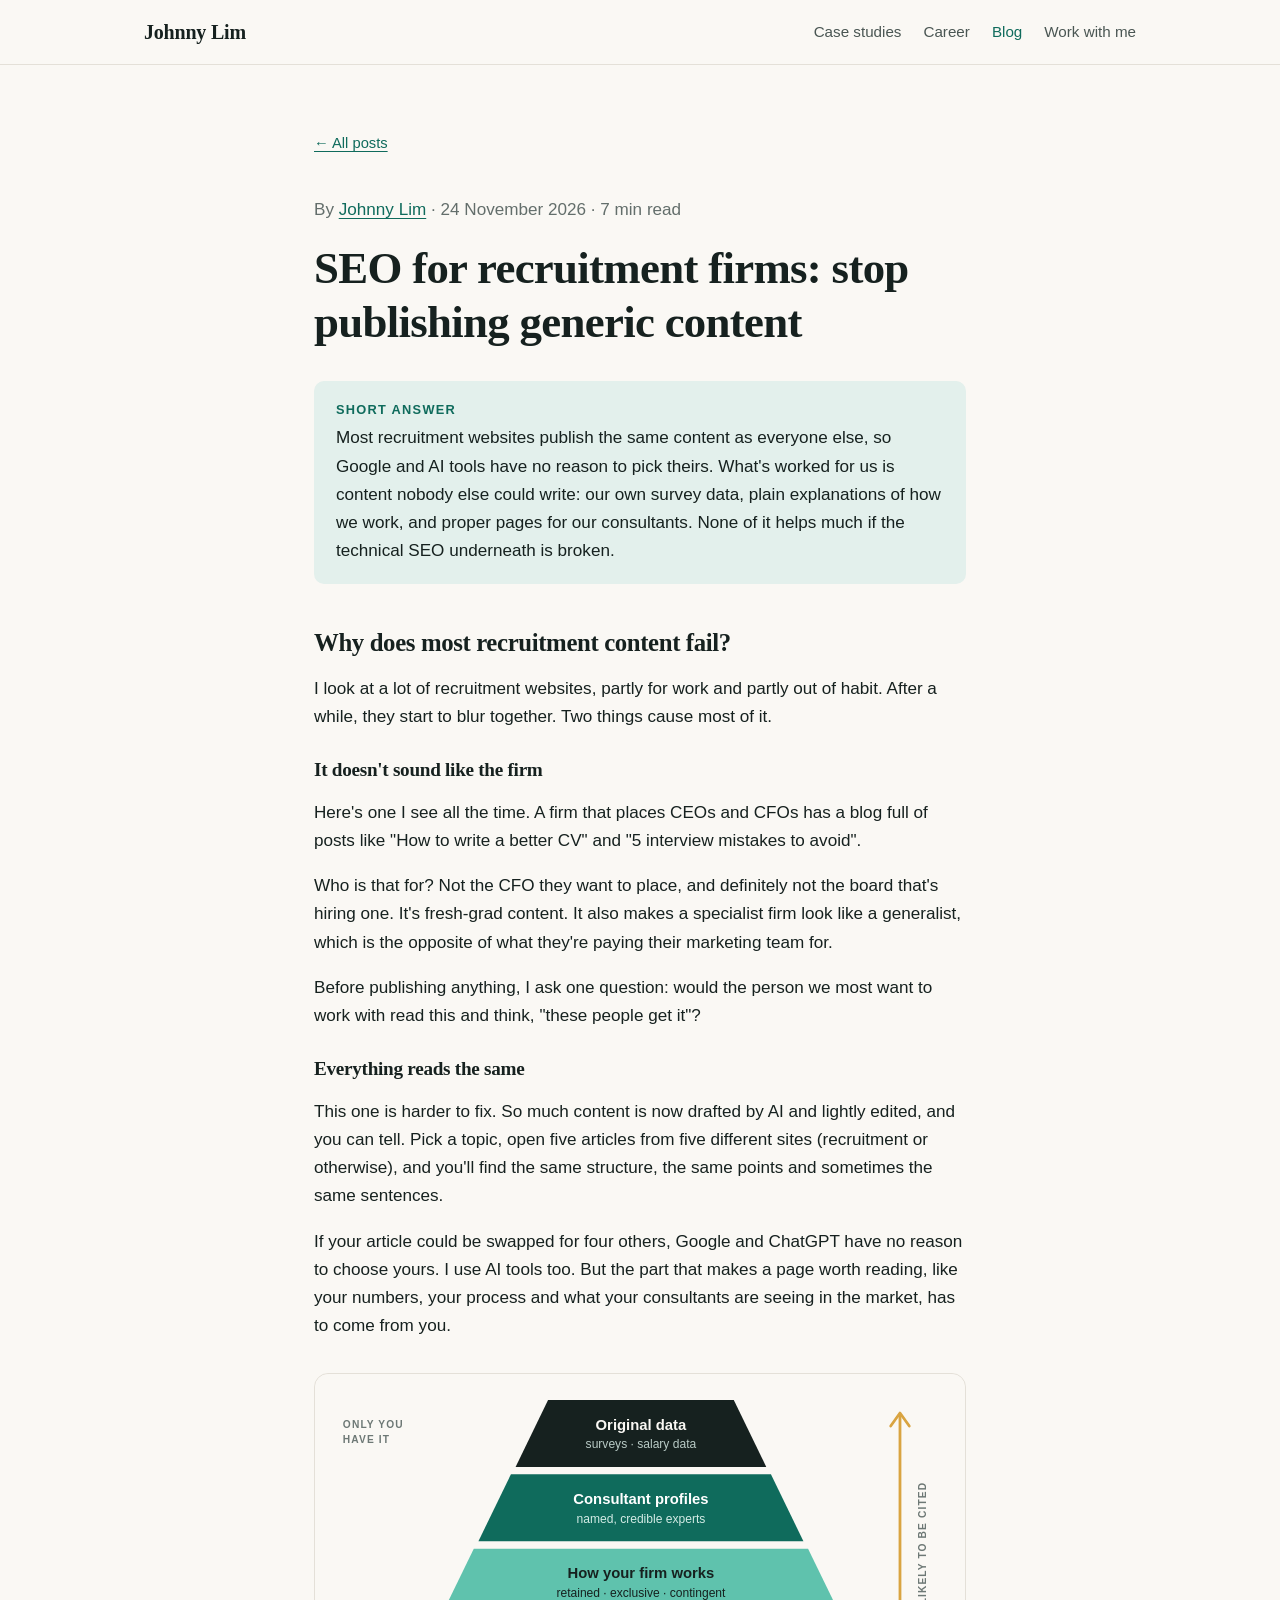
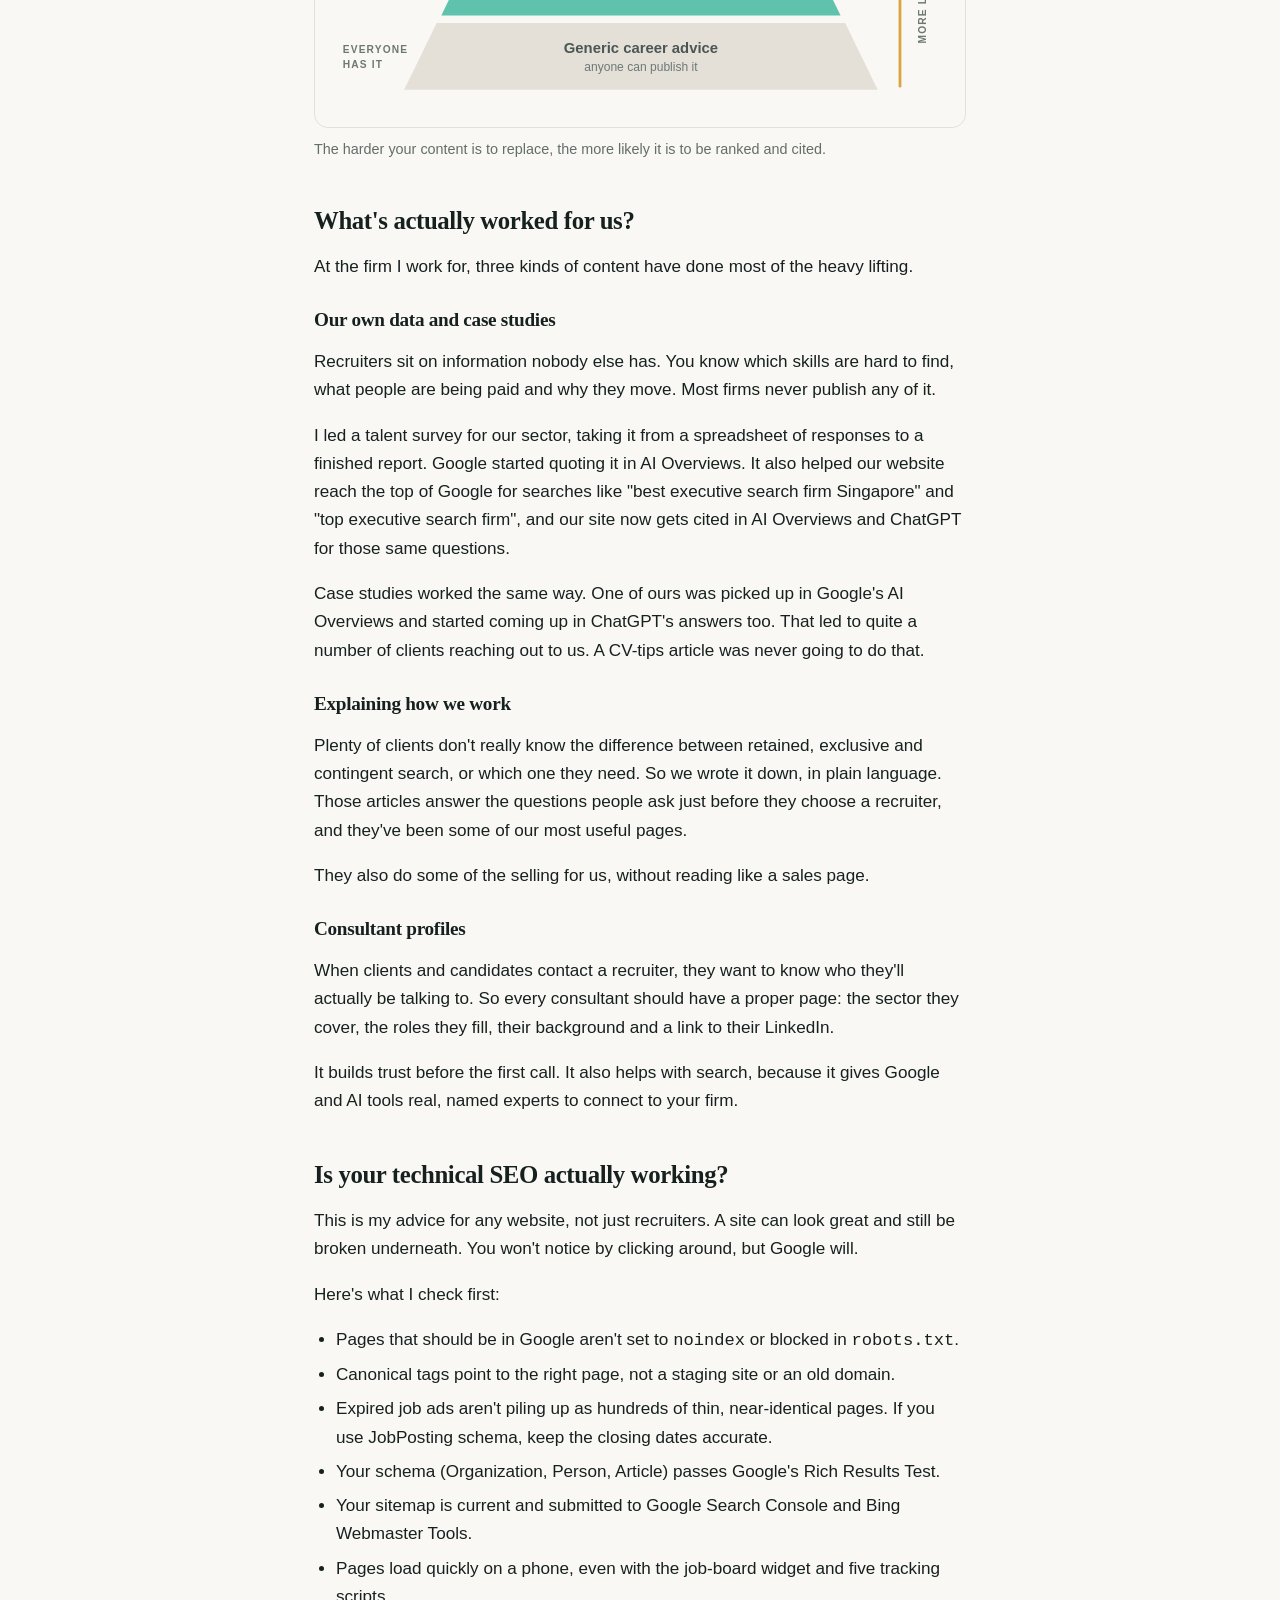
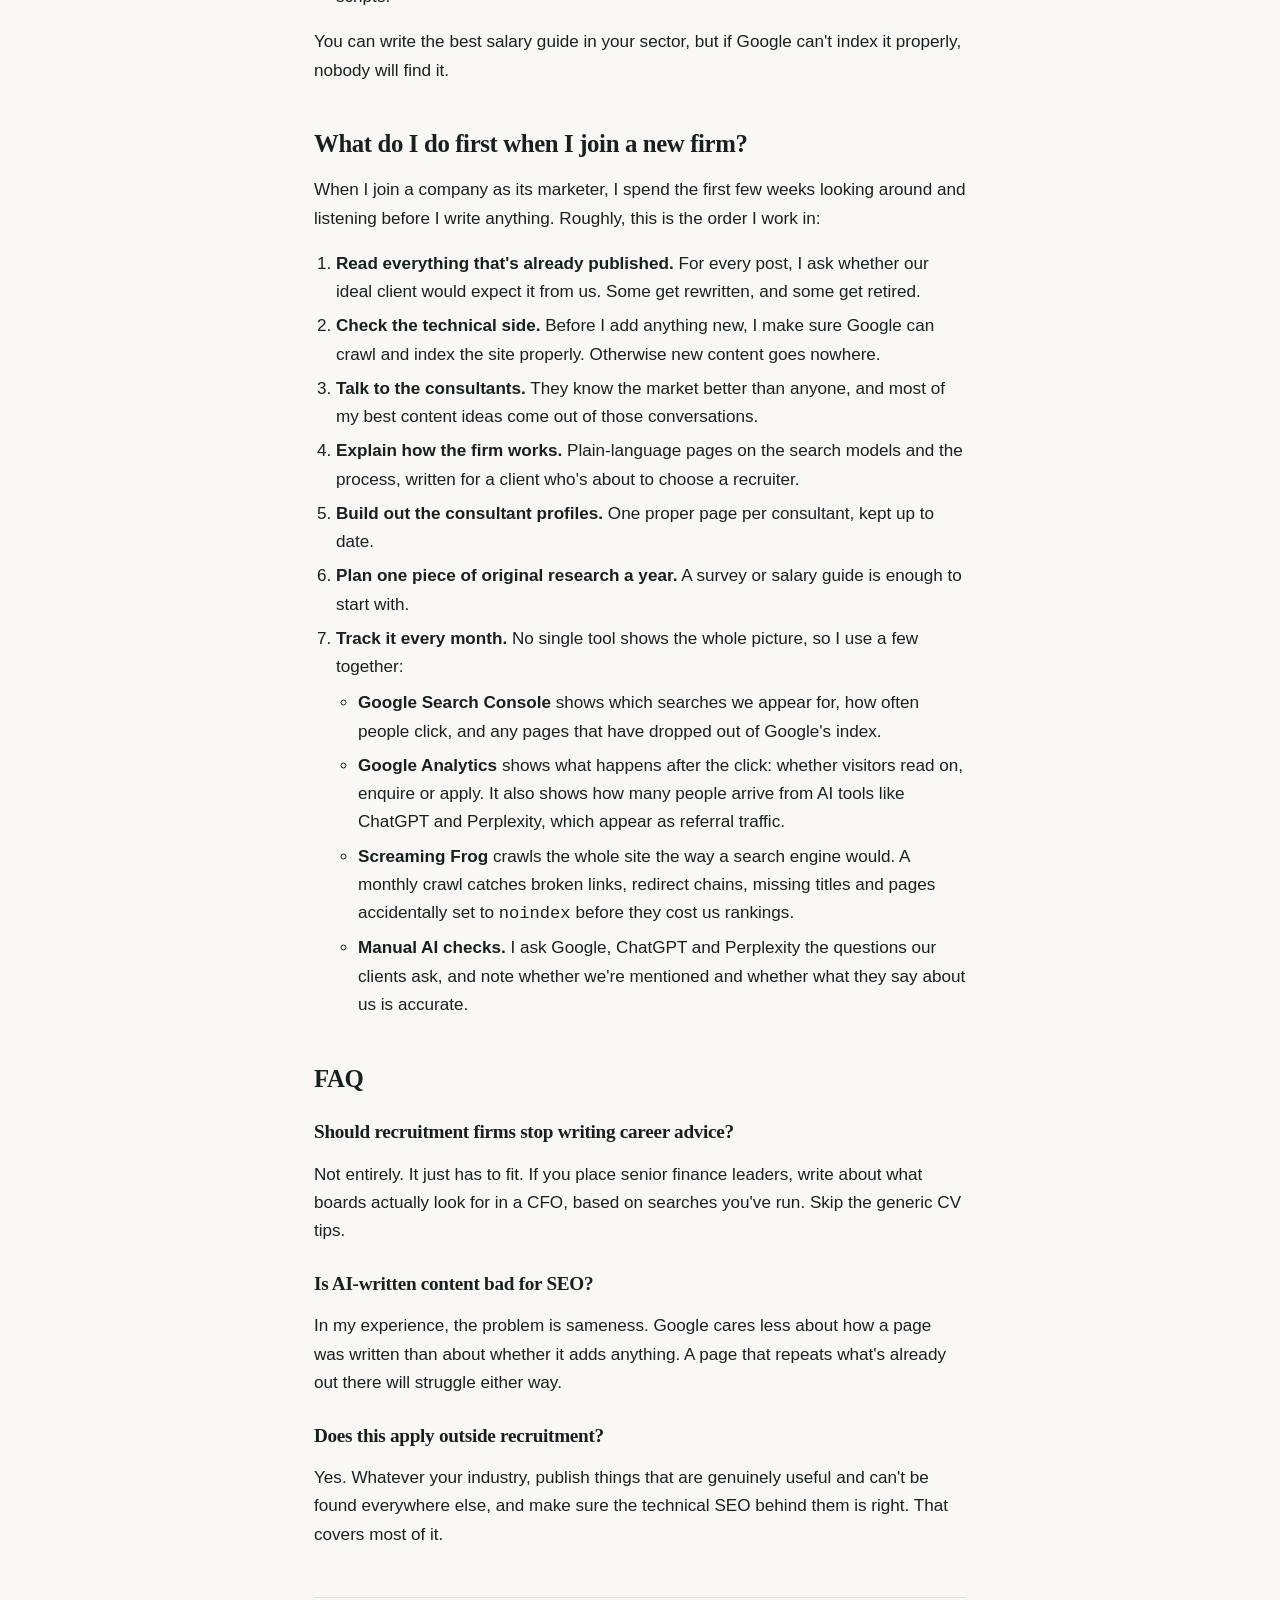
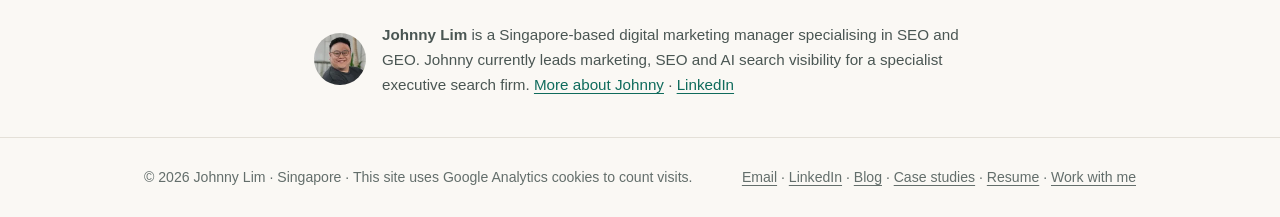
<file: blog/seo-for-recruitment-firms/index.html>
<!doctype html>
<html lang="en-SG">
<head>
<meta charset="utf-8">
<meta name="viewport" content="width=device-width, initial-scale=1">
<title>SEO for recruitment firms: stop publishing generic content | Johnny Lim</title>
<meta name="description" content="What I've learned doing SEO for a specialist recruiter: why generic content gets ignored by Google and AI search, and what works instead.">
<link rel="canonical" href="https://johnnylimsg.github.io/blog/seo-for-recruitment-firms/">
<meta name="author" content="Johnny Lim">
<meta property="og:type" content="article">
<meta property="og:title" content="SEO for recruitment firms: stop publishing generic content | Johnny Lim">
<meta property="og:description" content="What I've learned doing SEO for a specialist recruiter: why generic content gets ignored by Google and AI search, and what works instead.">
<meta property="og:url" content="https://johnnylimsg.github.io/blog/seo-for-recruitment-firms/">
<meta property="og:image" content="https://johnnylimsg.github.io/assets/og-image.png">
<meta property="og:site_name" content="Johnny Lim">
<meta name="twitter:card" content="summary_large_image">
<link rel="icon" href="../../assets/favicon.svg" type="image/svg+xml">
<link rel="stylesheet" href="../../assets/styles.css">
<script async src="https://www.googletagmanager.com/gtag/js?id=G-6NB24EQ7NC"></script>
<script>
  window.dataLayer = window.dataLayer || [];
  function gtag(){dataLayer.push(arguments);}
  gtag('js', new Date());
  gtag('config', 'G-6NB24EQ7NC');
</script>
<script type="application/ld+json">{
 "@context": "https://schema.org",
 "@type": "BlogPosting",
 "@id": "https://johnnylimsg.github.io/blog/seo-for-recruitment-firms/#article",
 "headline": "SEO for recruitment firms: stop publishing generic content",
 "description": "What I've learned doing SEO for a specialist recruiter: why generic content gets ignored by Google and AI search, and what works instead.",
 "datePublished": "2026-11-24T09:00:00+08:00",
 "dateModified": "2026-11-26T16:18:25+08:00",
 "author": {
  "@type": "Person",
  "@id": "https://johnnylimsg.github.io/#person",
  "name": "Johnny Lim",
  "url": "https://johnnylimsg.github.io/",
  "image": "https://johnnylimsg.github.io/assets/img/johnny-lim.jpg"
 },
 "publisher": {
  "@id": "https://johnnylimsg.github.io/#person"
 },
 "mainEntityOfPage": "https://johnnylimsg.github.io/blog/seo-for-recruitment-firms/",
 "image": "https://johnnylimsg.github.io/assets/og-image.png",
 "isPartOf": {
  "@id": "https://johnnylimsg.github.io/blog/#blog"
 },
 "about": ["Search engine optimisation", "Generative Engine Optimisation", "Recruitment marketing"],
 "wordCount": 1254,
 "inLanguage": "en-SG"
}</script>
</head>
<body>
<a class="skip" href="#main">Skip to content</a>
<header class="site-header">
 <div class="wrap">
  <a class="brand" href="../../">Johnny Lim</a>
  <nav class="nav" aria-label="Main">
   <a href="../../case-studies/">Case studies</a>
   <a href="../../#experience">Career</a>
   <a href="../../blog/" aria-current="page">Blog</a>
   <a href="../../hire/">Work with me</a>
  </nav>
 </div>
</header>
<main id="main">
<article class="article">
 <a class="back" href="../../blog/">← All posts</a>
 <header>
  <p class="meta">By <a href="../../">Johnny Lim</a> · <time datetime="2026-11-24">24 November 2026</time> · 7 min read</p>
  <h1>SEO for recruitment firms: stop publishing generic content</h1>
 </header>
 <div class="tldr"><strong>Short answer</strong><p>Most recruitment websites publish the same content as everyone else, so Google and AI tools have no reason to pick theirs. What's worked for us is content nobody else could write: our own survey data, plain explanations of how we work, and proper pages for our consultants. None of it helps much if the technical SEO underneath is broken.</p></div>

 <h2>Why does most recruitment content fail?</h2>
 <p>I look at a lot of recruitment websites, partly for work and partly out of habit. After a while, they start to blur together. Two things cause most of it.</p>

 <h3>It doesn't sound like the firm</h3>
 <p>Here's one I see all the time. A firm that places CEOs and CFOs has a blog full of posts like "How to write a better CV" and "5 interview mistakes to avoid".</p>
 <p>Who is that for? Not the CFO they want to place, and definitely not the board that's hiring one. It's fresh-grad content. It also makes a specialist firm look like a generalist, which is the opposite of what they're paying their marketing team for.</p>
 <p>Before publishing anything, I ask one question: would the person we most want to work with read this and think, "these people get it"?</p>

 <h3>Everything reads the same</h3>
 <p>This one is harder to fix. So much content is now drafted by AI and lightly edited, and you can tell. Pick a topic, open five articles from five different sites (recruitment or otherwise), and you'll find the same structure, the same points and sometimes the same sentences.</p>
 <p>If your article could be swapped for four others, Google and ChatGPT have no reason to choose yours. I use AI tools too. But the part that makes a page worth reading, like your numbers, your process and what your consultants are seeing in the market, has to come from you.</p>

 <figure class="figure">
  <img src="../../assets/img/recruitment-content-value.svg" width="700" height="380" loading="lazy" alt="Four tiers of recruitment content by citation value. From least to most likely to be cited: generic career advice anyone can publish; explainers of how your firm works, such as retained, exclusive and contingent search; consultant profiles showing named expertise; and at the top, original data only you have, such as talent surveys and salary data.">
  <figcaption>The harder your content is to replace, the more likely it is to be ranked and cited.</figcaption>
 </figure>

 <h2>What's actually worked for us?</h2>
 <p>At the firm I work for, three kinds of content have done most of the heavy lifting.</p>

 <h3>Our own data and case studies</h3>
 <p>Recruiters sit on information nobody else has. You know which skills are hard to find, what people are being paid and why they move. Most firms never publish any of it.</p>
 <p>I led a talent survey for our sector, taking it from a spreadsheet of responses to a finished report. Google started quoting it in AI Overviews. It also helped our website reach the top of Google for searches like "best executive search firm Singapore" and "top executive search firm", and our site now gets cited in AI Overviews and ChatGPT for those same questions.</p>
 <p>Case studies worked the same way. One of ours was picked up in Google's AI Overviews and started coming up in ChatGPT's answers too. That led to quite a number of clients reaching out to us. A CV-tips article was never going to do that.</p>

 <h3>Explaining how we work</h3>
 <p>Plenty of clients don't really know the difference between retained, exclusive and contingent search, or which one they need. So we wrote it down, in plain language. Those articles answer the questions people ask just before they choose a recruiter, and they've been some of our most useful pages.</p>
 <p>They also do some of the selling for us, without reading like a sales page.</p>

 <h3>Consultant profiles</h3>
 <p>When clients and candidates contact a recruiter, they want to know who they'll actually be talking to. So every consultant should have a proper page: the sector they cover, the roles they fill, their background and a link to their LinkedIn.</p>
 <p>It builds trust before the first call. It also helps with search, because it gives Google and AI tools real, named experts to connect to your firm.</p>

 <h2>Is your technical SEO actually working?</h2>
 <p>This is my advice for any website, not just recruiters. A site can look great and still be broken underneath. You won't notice by clicking around, but Google will.</p>
 <p>Here's what I check first:</p>
 <ul>
  <li>Pages that should be in Google aren't set to <code>noindex</code> or blocked in <code>robots.txt</code>.</li>
  <li>Canonical tags point to the right page, not a staging site or an old domain.</li>
  <li>Expired job ads aren't piling up as hundreds of thin, near-identical pages. If you use JobPosting schema, keep the closing dates accurate.</li>
  <li>Your schema (Organization, Person, Article) passes Google's Rich Results Test.</li>
  <li>Your sitemap is current and submitted to Google Search Console and Bing Webmaster Tools.</li>
  <li>Pages load quickly on a phone, even with the job-board widget and five tracking scripts.</li>
 </ul>
 <p>You can write the best salary guide in your sector, but if Google can't index it properly, nobody will find it.</p>

 <h2>What do I do first when I join a new firm?</h2>
 <p>When I join a company as its marketer, I spend the first few weeks looking around and listening before I write anything. Roughly, this is the order I work in:</p>
 <ol>
  <li><strong>Read everything that's already published.</strong> For every post, I ask whether our ideal client would expect it from us. Some get rewritten, and some get retired.</li>
  <li><strong>Check the technical side.</strong> Before I add anything new, I make sure Google can crawl and index the site properly. Otherwise new content goes nowhere.</li>
  <li><strong>Talk to the consultants.</strong> They know the market better than anyone, and most of my best content ideas come out of those conversations.</li>
  <li><strong>Explain how the firm works.</strong> Plain-language pages on the search models and the process, written for a client who's about to choose a recruiter.</li>
  <li><strong>Build out the consultant profiles.</strong> One proper page per consultant, kept up to date.</li>
  <li><strong>Plan one piece of original research a year.</strong> A survey or salary guide is enough to start with.</li>
  <li><strong>Track it every month.</strong> No single tool shows the whole picture, so I use a few together:
   <ul>
    <li><strong>Google Search Console</strong> shows which searches we appear for, how often people click, and any pages that have dropped out of Google's index.</li>
    <li><strong>Google Analytics</strong> shows what happens after the click: whether visitors read on, enquire or apply. It also shows how many people arrive from AI tools like ChatGPT and Perplexity, which appear as referral traffic.</li>
    <li><strong>Screaming Frog</strong> crawls the whole site the way a search engine would. A monthly crawl catches broken links, redirect chains, missing titles and pages accidentally set to <code>noindex</code> before they cost us rankings.</li>
    <li><strong>Manual AI checks.</strong> I ask Google, ChatGPT and Perplexity the questions our clients ask, and note whether we're mentioned and whether what they say about us is accurate.</li>
   </ul>
  </li>
 </ol>

 <h2>FAQ</h2>
 <h3>Should recruitment firms stop writing career advice?</h3>
 <p>Not entirely. It just has to fit. If you place senior finance leaders, write about what boards actually look for in a CFO, based on searches you've run. Skip the generic CV tips.</p>
 <h3>Is AI-written content bad for SEO?</h3>
 <p>In my experience, the problem is sameness. Google cares less about how a page was written than about whether it adds anything. A page that repeats what's already out there will struggle either way.</p>
 <h3>Does this apply outside recruitment?</h3>
 <p>Yes. Whatever your industry, publish things that are genuinely useful and can't be found everywhere else, and make sure the technical SEO behind them is right. That covers most of it.</p>

 <div class="author-box">
  <picture><source srcset="../../assets/img/johnny-lim-104.webp?v=2" type="image/webp"><img class="mono" src="../../assets/img/johnny-lim-104.jpg?v=2" width="52" height="52" loading="lazy" alt=""></picture>
  <p><strong>Johnny Lim</strong> is a Singapore-based digital marketing manager specialising in SEO and GEO. Johnny currently leads marketing, SEO and AI search visibility for a specialist executive search firm. <a href="../../">More about Johnny</a> · <a href="https://www.linkedin.com/in/johnny-lim-58348558/" rel="me">LinkedIn</a></p>
 </div>
</article>
</main>
<footer class="site-footer">
 <div class="wrap">
  <span>© 2026 Johnny Lim · Singapore · This site uses Google Analytics cookies to count visits.</span>
  <span><a href="#" data-u="yuantenglim" data-d="gmail.com">Email</a> · <a href="https://www.linkedin.com/in/johnny-lim-58348558/" rel="me">LinkedIn</a> · <a href="../../blog/">Blog</a> · <a href="../../case-studies/">Case studies</a> · <a href="../../assets/Johnny_Lim_Resume.pdf">Resume</a> · <a href="../../hire/">Work with me</a></span>
 </div>
</footer>
<script src="../../assets/email.js" defer></script>
</body>
</html>
</file>
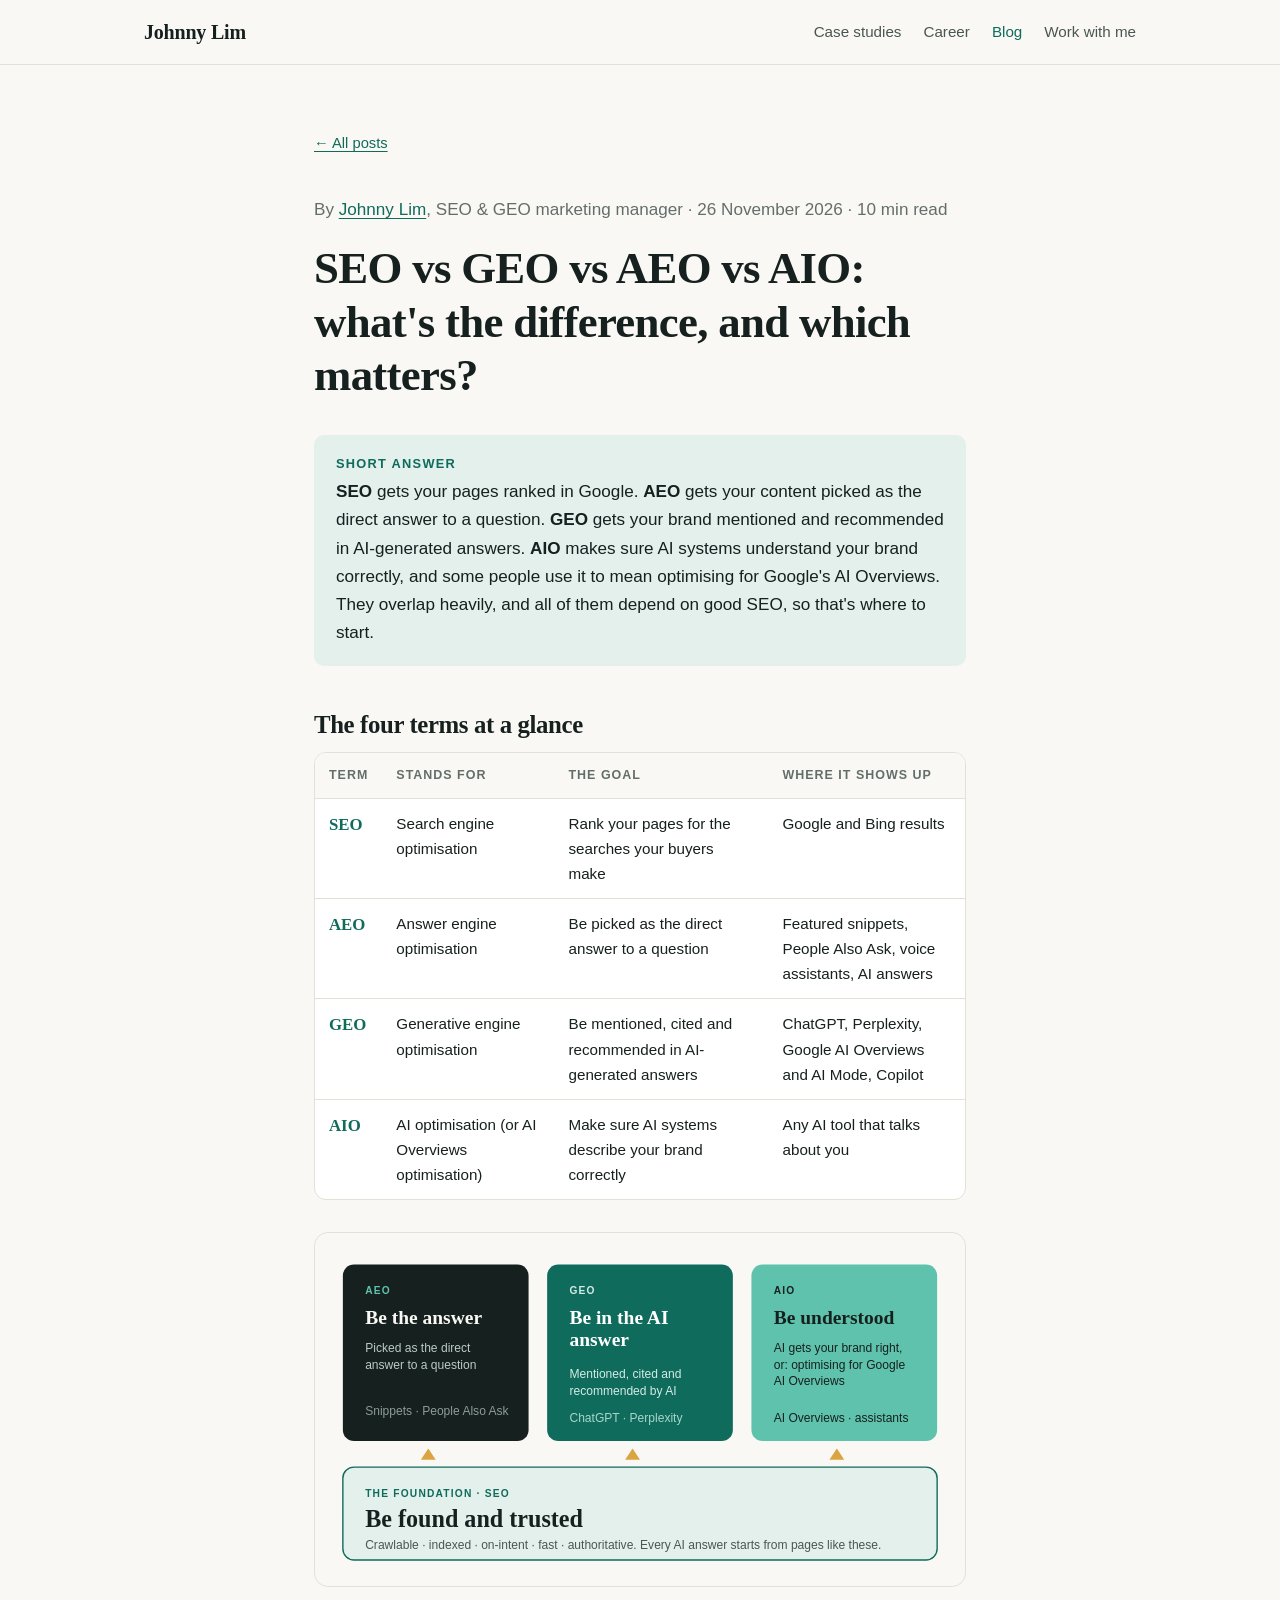
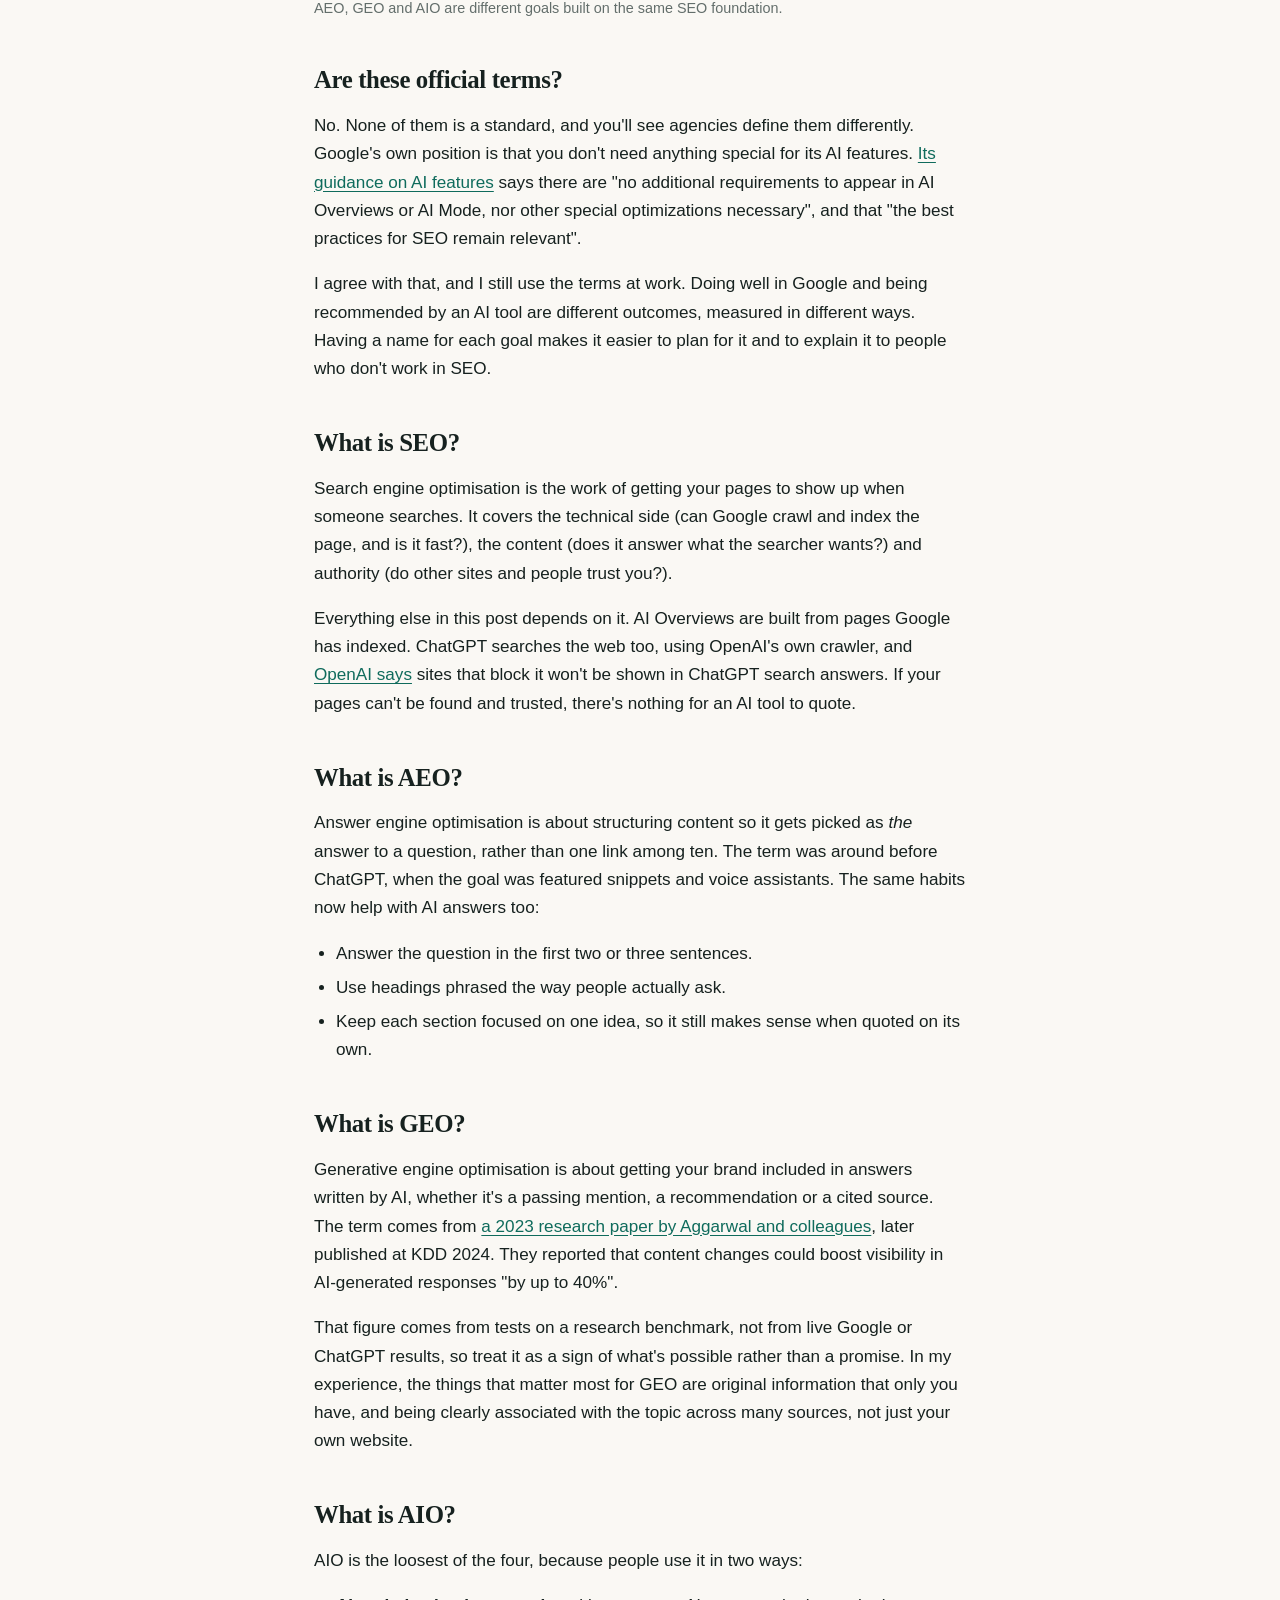
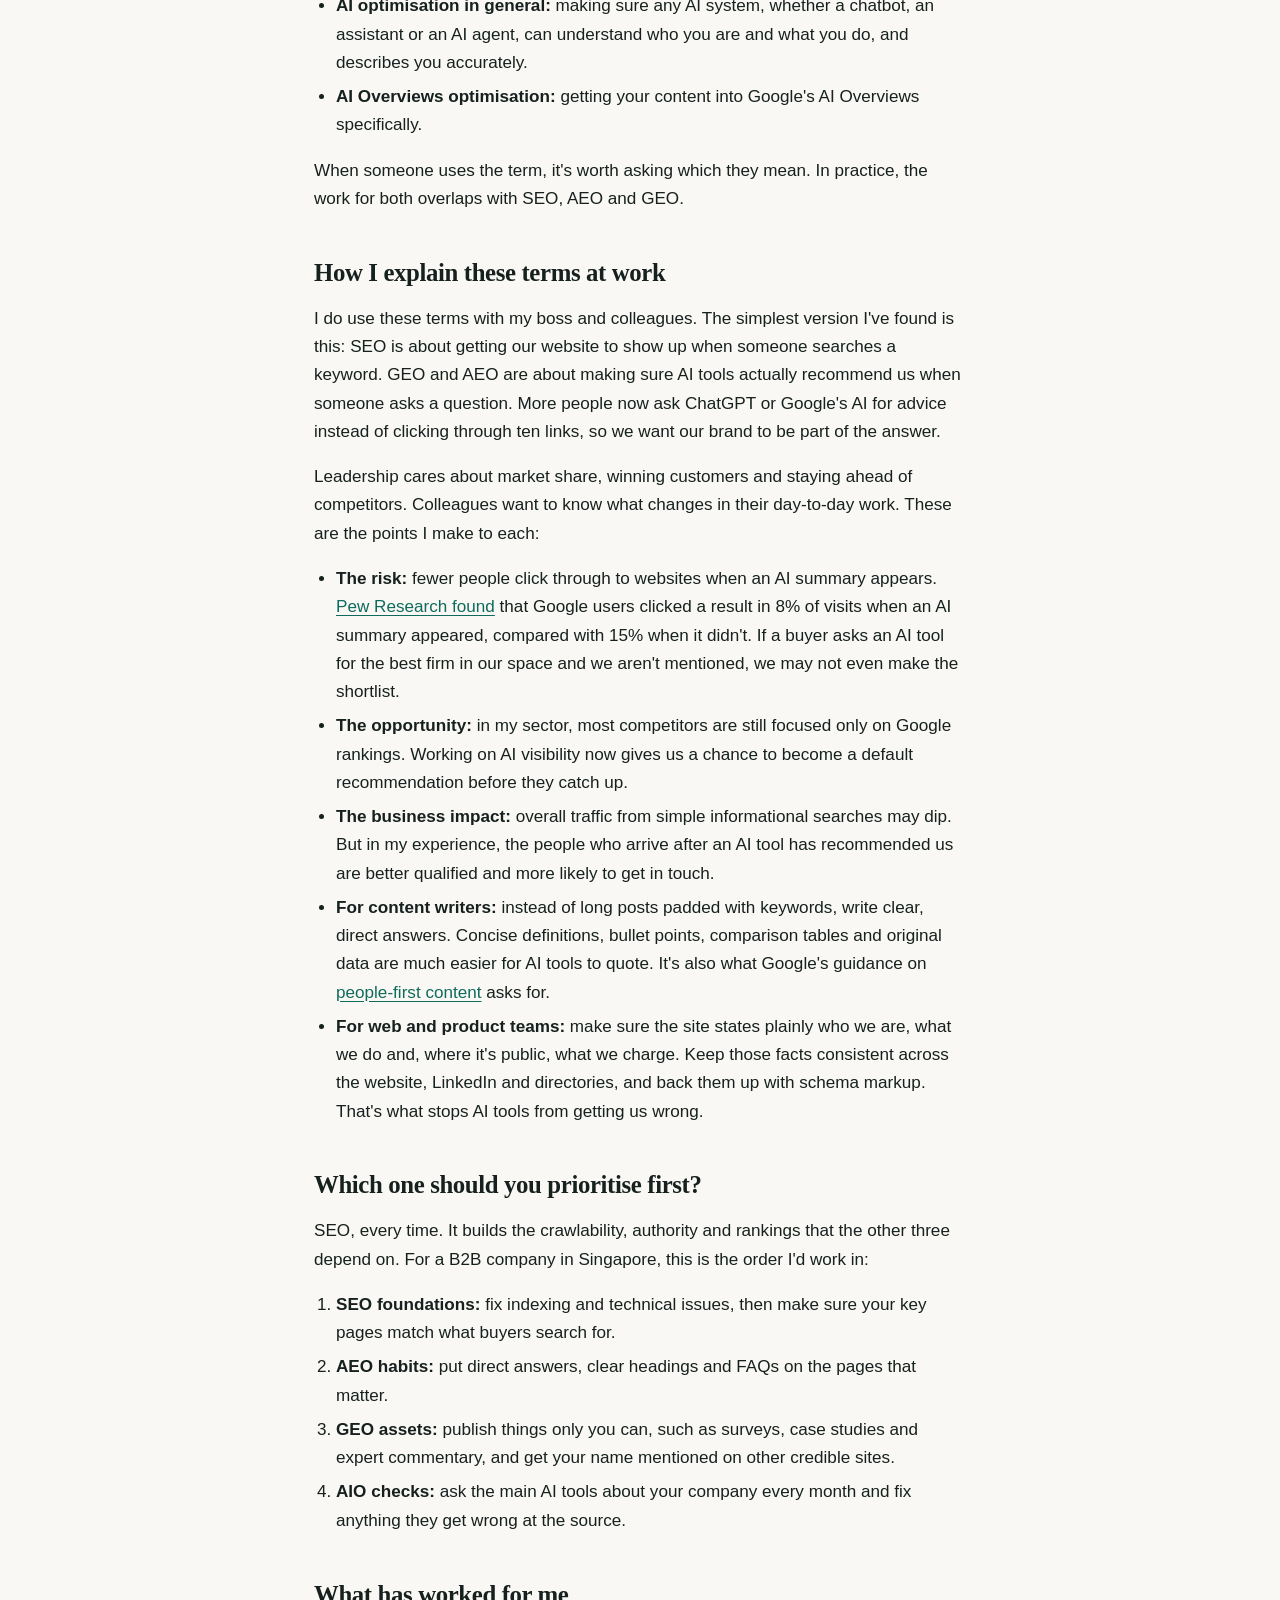
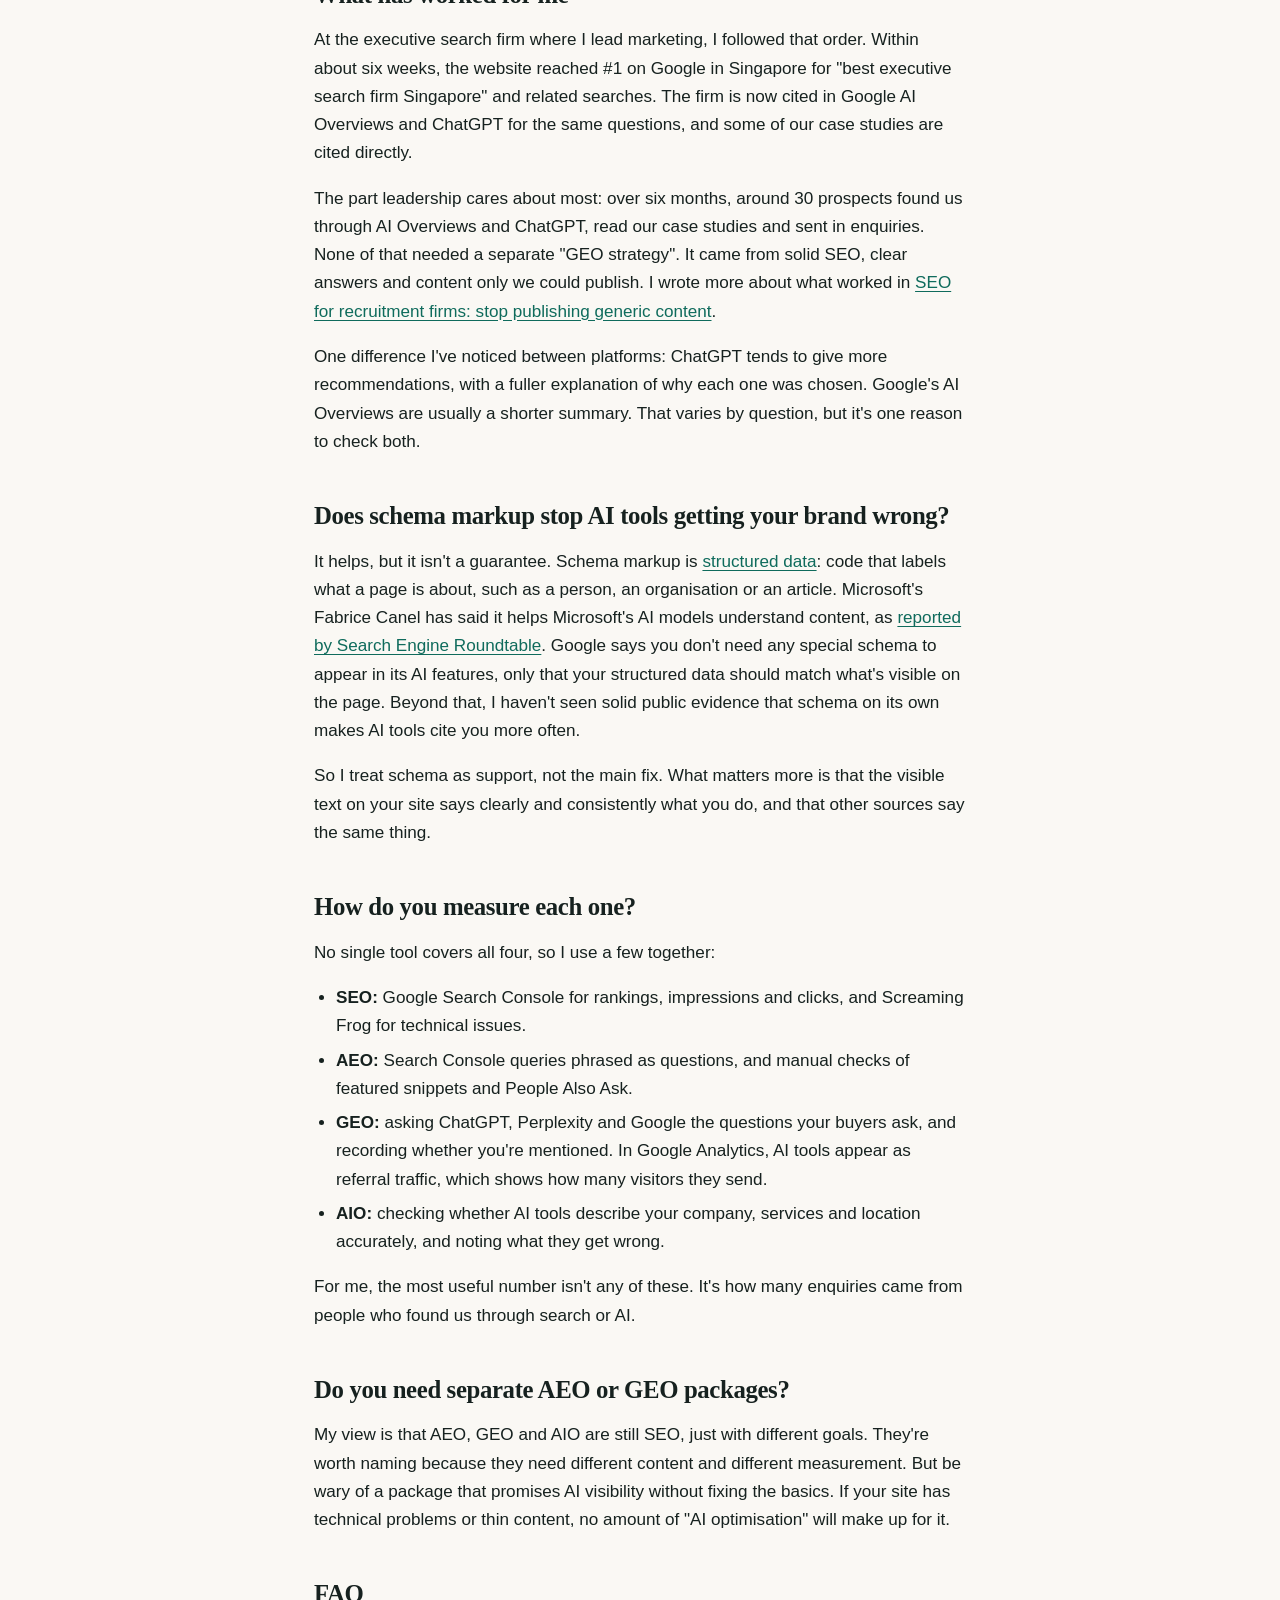
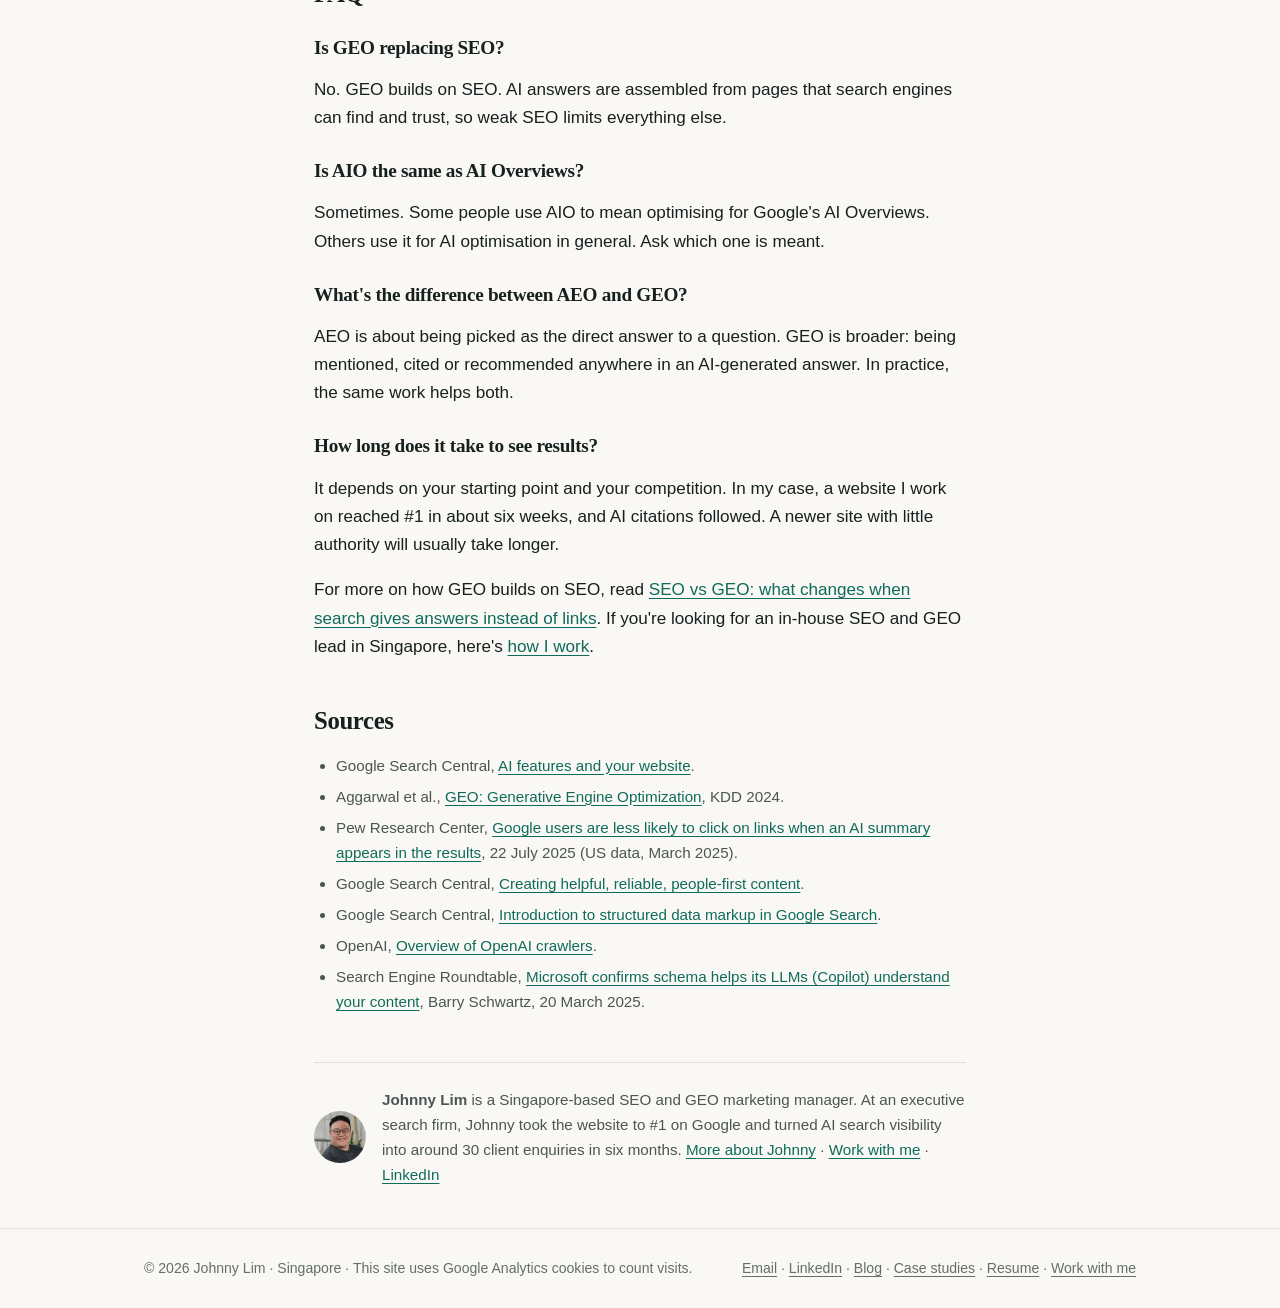
<file: blog/seo-vs-geo-vs-aeo-vs-aio/index.html>
<!doctype html>
<html lang="en-SG">
<head>
<meta charset="utf-8">
<meta name="viewport" content="width=device-width, initial-scale=1">
<title>SEO vs GEO vs AEO vs AIO: what's the difference, and which matters? | Johnny Lim</title>
<meta name="description" content="A plain-English comparison of SEO, GEO, AEO and AIO from a Singapore marketer who has ranked #1 on Google and been cited in AI answers: what each means, how they overlap, and where to start.">
<link rel="canonical" href="https://johnnylimsg.github.io/blog/seo-vs-geo-vs-aeo-vs-aio/">
<meta name="author" content="Johnny Lim">
<meta property="og:type" content="article">
<meta property="og:title" content="SEO vs GEO vs AEO vs AIO: what's the difference, and which matters? | Johnny Lim">
<meta property="og:description" content="A plain-English comparison of SEO, GEO, AEO and AIO from a Singapore marketer who has ranked #1 on Google and been cited in AI answers: what each means, how they overlap, and where to start.">
<meta property="og:url" content="https://johnnylimsg.github.io/blog/seo-vs-geo-vs-aeo-vs-aio/">
<meta property="og:image" content="https://johnnylimsg.github.io/assets/og-image.png">
<meta property="og:site_name" content="Johnny Lim">
<meta name="twitter:card" content="summary_large_image">
<link rel="icon" href="../../assets/favicon.svg" type="image/svg+xml">
<link rel="stylesheet" href="../../assets/styles.css">
<script async src="https://www.googletagmanager.com/gtag/js?id=G-6NB24EQ7NC"></script>
<script>
  window.dataLayer = window.dataLayer || [];
  function gtag(){dataLayer.push(arguments);}
  gtag('js', new Date());
  gtag('config', 'G-6NB24EQ7NC');
</script>
<script type="application/ld+json">{
 "@context": "https://schema.org",
 "@type": "BlogPosting",
 "@id": "https://johnnylimsg.github.io/blog/seo-vs-geo-vs-aeo-vs-aio/#article",
 "headline": "SEO vs GEO vs AEO vs AIO: what's the difference, and which matters?",
 "description": "A plain-English comparison of SEO, GEO, AEO and AIO from a Singapore marketer who has ranked #1 on Google and been cited in AI answers: what each means, how they overlap, and where to start.",
 "datePublished": "2026-11-26T09:00:00+08:00",
 "dateModified": "2026-11-26T16:14:06+08:00",
 "author": {
  "@type": "Person",
  "@id": "https://johnnylimsg.github.io/#person",
  "name": "Johnny Lim",
  "url": "https://johnnylimsg.github.io/",
  "image": "https://johnnylimsg.github.io/assets/img/johnny-lim.jpg",
  "jobTitle": "Senior Marketing Manager"
 },
 "publisher": {
  "@id": "https://johnnylimsg.github.io/#person"
 },
 "mainEntityOfPage": "https://johnnylimsg.github.io/blog/seo-vs-geo-vs-aeo-vs-aio/",
 "image": "https://johnnylimsg.github.io/assets/og-image.png",
 "isPartOf": {
  "@id": "https://johnnylimsg.github.io/blog/#blog"
 },
 "about": ["Search engine optimisation", "Generative Engine Optimisation", "Answer Engine Optimisation", "AI optimisation", "Google AI Overviews"],
 "citation": [
  "https://developers.google.com/search/docs/appearance/ai-features",
  "https://arxiv.org/abs/2311.09735",
  "https://www.pewresearch.org/short-reads/2025/07/22/google-users-are-less-likely-to-click-on-links-when-an-ai-summary-appears-in-the-results/",
  "https://www.seroundtable.com/schema-llms-copilot-bing-microsoft-39093.html",
  "https://developers.google.com/search/docs/fundamentals/creating-helpful-content",
  "https://developers.google.com/search/docs/appearance/structured-data/intro-structured-data",
  "https://developers.openai.com/api/docs/bots"
 ],
 "wordCount": 1958,
 "inLanguage": "en-SG"
}</script>
</head>
<body>
<a class="skip" href="#main">Skip to content</a>
<header class="site-header">
 <div class="wrap">
  <a class="brand" href="../../">Johnny Lim</a>
  <nav class="nav" aria-label="Main">
   <a href="../../case-studies/">Case studies</a>
   <a href="../../#experience">Career</a>
   <a href="../../blog/" aria-current="page">Blog</a>
   <a href="../../hire/">Work with me</a>
  </nav>
 </div>
</header>
<main id="main">
<article class="article">
 <a class="back" href="../../blog/">← All posts</a>
 <header>
  <p class="meta">By <a href="../../">Johnny Lim</a>, SEO &amp; GEO marketing manager · <time datetime="2026-11-26">26 November 2026</time> · 10 min read</p>
  <h1>SEO vs GEO vs AEO vs AIO: what's the difference, and which matters?</h1>
 </header>
 <div class="tldr"><strong>Short answer</strong><p><strong>SEO</strong> gets your pages ranked in Google. <strong>AEO</strong> gets your content picked as the direct answer to a question. <strong>GEO</strong> gets your brand mentioned and recommended in AI-generated answers. <strong>AIO</strong> makes sure AI systems understand your brand correctly, and some people use it to mean optimising for Google's AI Overviews. They overlap heavily, and all of them depend on good SEO, so that's where to start.</p></div>

 <h2>The four terms at a glance</h2>
 <div class="table-wrap">
 <table>
  <thead><tr><th scope="col">Term</th><th scope="col">Stands for</th><th scope="col">The goal</th><th scope="col">Where it shows up</th></tr></thead>
  <tbody>
   <tr><th scope="row">SEO</th><td data-label="Stands for">Search engine optimisation</td><td data-label="The goal">Rank your pages for the searches your buyers make</td><td data-label="Where it shows up">Google and Bing results</td></tr>
   <tr><th scope="row">AEO</th><td data-label="Stands for">Answer engine optimisation</td><td data-label="The goal">Be picked as the direct answer to a question</td><td data-label="Where it shows up">Featured snippets, People Also Ask, voice assistants, AI answers</td></tr>
   <tr><th scope="row">GEO</th><td data-label="Stands for">Generative engine optimisation</td><td data-label="The goal">Be mentioned, cited and recommended in AI-generated answers</td><td data-label="Where it shows up">ChatGPT, Perplexity, Google AI Overviews and AI Mode, Copilot</td></tr>
   <tr><th scope="row">AIO</th><td data-label="Stands for">AI optimisation (or AI Overviews optimisation)</td><td data-label="The goal">Make sure AI systems describe your brand correctly</td><td data-label="Where it shows up">Any AI tool that talks about you</td></tr>
  </tbody>
 </table>
 </div>

 <figure class="figure">
  <img src="../../assets/img/seo-geo-aeo-aio.svg?v=2" width="700" height="380" loading="lazy" alt="Diagram: SEO is the foundation, meaning pages that are crawlable, indexed, on-intent, fast and authoritative. On top of it sit three goals: AEO, be the direct answer to a question; GEO, be mentioned and recommended in AI answers from tools like ChatGPT and Perplexity; and AIO, make sure AI systems understand your brand correctly, including Google AI Overviews.">
  <figcaption>AEO, GEO and AIO are different goals built on the same SEO foundation.</figcaption>
 </figure>

 <h2>Are these official terms?</h2>
 <p>No. None of them is a standard, and you'll see agencies define them differently. Google's own position is that you don't need anything special for its AI features. <a href="https://developers.google.com/search/docs/appearance/ai-features">Its guidance on AI features</a> says there are "no additional requirements to appear in AI Overviews or AI Mode, nor other special optimizations necessary", and that "the best practices for SEO remain relevant".</p>
 <p>I agree with that, and I still use the terms at work. Doing well in Google and being recommended by an AI tool are different outcomes, measured in different ways. Having a name for each goal makes it easier to plan for it and to explain it to people who don't work in SEO.</p>

 <h2>What is SEO?</h2>
 <p>Search engine optimisation is the work of getting your pages to show up when someone searches. It covers the technical side (can Google crawl and index the page, and is it fast?), the content (does it answer what the searcher wants?) and authority (do other sites and people trust you?).</p>
 <p>Everything else in this post depends on it. AI Overviews are built from pages Google has indexed. ChatGPT searches the web too, using OpenAI's own crawler, and <a href="https://developers.openai.com/api/docs/bots">OpenAI says</a> sites that block it won't be shown in ChatGPT search answers. If your pages can't be found and trusted, there's nothing for an AI tool to quote.</p>

 <h2>What is AEO?</h2>
 <p>Answer engine optimisation is about structuring content so it gets picked as <em>the</em> answer to a question, rather than one link among ten. The term was around before ChatGPT, when the goal was featured snippets and voice assistants. The same habits now help with AI answers too:</p>
 <ul>
  <li>Answer the question in the first two or three sentences.</li>
  <li>Use headings phrased the way people actually ask.</li>
  <li>Keep each section focused on one idea, so it still makes sense when quoted on its own.</li>
 </ul>

 <h2>What is GEO?</h2>
 <p>Generative engine optimisation is about getting your brand included in answers written by AI, whether it's a passing mention, a recommendation or a cited source. The term comes from <a href="https://arxiv.org/abs/2311.09735">a 2023 research paper by Aggarwal and colleagues</a>, later published at KDD 2024. They reported that content changes could boost visibility in AI-generated responses "by up to 40%".</p>
 <p>That figure comes from tests on a research benchmark, not from live Google or ChatGPT results, so treat it as a sign of what's possible rather than a promise. In my experience, the things that matter most for GEO are original information that only you have, and being clearly associated with the topic across many sources, not just your own website.</p>

 <h2>What is AIO?</h2>
 <p>AIO is the loosest of the four, because people use it in two ways:</p>
 <ul>
  <li><strong>AI optimisation in general:</strong> making sure any AI system, whether a chatbot, an assistant or an AI agent, can understand who you are and what you do, and describes you accurately.</li>
  <li><strong>AI Overviews optimisation:</strong> getting your content into Google's AI Overviews specifically.</li>
 </ul>
 <p>When someone uses the term, it's worth asking which they mean. In practice, the work for both overlaps with SEO, AEO and GEO.</p>

 <h2>How I explain these terms at work</h2>
 <p>I do use these terms with my boss and colleagues. The simplest version I've found is this: SEO is about getting our website to show up when someone searches a keyword. GEO and AEO are about making sure AI tools actually recommend us when someone asks a question. More people now ask ChatGPT or Google's AI for advice instead of clicking through ten links, so we want our brand to be part of the answer.</p>
 <p>Leadership cares about market share, winning customers and staying ahead of competitors. Colleagues want to know what changes in their day-to-day work. These are the points I make to each:</p>
 <ul>
  <li><strong>The risk:</strong> fewer people click through to websites when an AI summary appears. <a href="https://www.pewresearch.org/short-reads/2025/07/22/google-users-are-less-likely-to-click-on-links-when-an-ai-summary-appears-in-the-results/">Pew Research found</a> that Google users clicked a result in 8% of visits when an AI summary appeared, compared with 15% when it didn't. If a buyer asks an AI tool for the best firm in our space and we aren't mentioned, we may not even make the shortlist.</li>
  <li><strong>The opportunity:</strong> in my sector, most competitors are still focused only on Google rankings. Working on AI visibility now gives us a chance to become a default recommendation before they catch up.</li>
  <li><strong>The business impact:</strong> overall traffic from simple informational searches may dip. But in my experience, the people who arrive after an AI tool has recommended us are better qualified and more likely to get in touch.</li>
  <li><strong>For content writers:</strong> instead of long posts padded with keywords, write clear, direct answers. Concise definitions, bullet points, comparison tables and original data are much easier for AI tools to quote. It's also what Google's guidance on <a href="https://developers.google.com/search/docs/fundamentals/creating-helpful-content">people-first content</a> asks for.</li>
  <li><strong>For web and product teams:</strong> make sure the site states plainly who we are, what we do and, where it's public, what we charge. Keep those facts consistent across the website, LinkedIn and directories, and back them up with schema markup. That's what stops AI tools from getting us wrong.</li>
 </ul>

 <h2>Which one should you prioritise first?</h2>
 <p>SEO, every time. It builds the crawlability, authority and rankings that the other three depend on. For a B2B company in Singapore, this is the order I'd work in:</p>
 <ol>
  <li><strong>SEO foundations:</strong> fix indexing and technical issues, then make sure your key pages match what buyers search for.</li>
  <li><strong>AEO habits:</strong> put direct answers, clear headings and FAQs on the pages that matter.</li>
  <li><strong>GEO assets:</strong> publish things only you can, such as surveys, case studies and expert commentary, and get your name mentioned on other credible sites.</li>
  <li><strong>AIO checks:</strong> ask the main AI tools about your company every month and fix anything they get wrong at the source.</li>
 </ol>

 <h2>What has worked for me</h2>
 <p>At the executive search firm where I lead marketing, I followed that order. Within about six weeks, the website reached #1 on Google in Singapore for "best executive search firm Singapore" and related searches. The firm is now cited in Google AI Overviews and ChatGPT for the same questions, and some of our case studies are cited directly.</p>
 <p>The part leadership cares about most: over six months, around 30 prospects found us through AI Overviews and ChatGPT, read our case studies and sent in enquiries. None of that needed a separate "GEO strategy". It came from solid SEO, clear answers and content only we could publish. I wrote more about what worked in <a href="../seo-for-recruitment-firms/">SEO for recruitment firms: stop publishing generic content</a>.</p>
 <p>One difference I've noticed between platforms: ChatGPT tends to give more recommendations, with a fuller explanation of why each one was chosen. Google's AI Overviews are usually a shorter summary. That varies by question, but it's one reason to check both.</p>

 <h2>Does schema markup stop AI tools getting your brand wrong?</h2>
 <p>It helps, but it isn't a guarantee. Schema markup is <a href="https://developers.google.com/search/docs/appearance/structured-data/intro-structured-data">structured data</a>: code that labels what a page is about, such as a person, an organisation or an article. Microsoft's Fabrice Canel has said it helps Microsoft's AI models understand content, as <a href="https://www.seroundtable.com/schema-llms-copilot-bing-microsoft-39093.html">reported by Search Engine Roundtable</a>. Google says you don't need any special schema to appear in its AI features, only that your structured data should match what's visible on the page. Beyond that, I haven't seen solid public evidence that schema on its own makes AI tools cite you more often.</p>
 <p>So I treat schema as support, not the main fix. What matters more is that the visible text on your site says clearly and consistently what you do, and that other sources say the same thing.</p>

 <h2>How do you measure each one?</h2>
 <p>No single tool covers all four, so I use a few together:</p>
 <ul>
  <li><strong>SEO:</strong> Google Search Console for rankings, impressions and clicks, and Screaming Frog for technical issues.</li>
  <li><strong>AEO:</strong> Search Console queries phrased as questions, and manual checks of featured snippets and People Also Ask.</li>
  <li><strong>GEO:</strong> asking ChatGPT, Perplexity and Google the questions your buyers ask, and recording whether you're mentioned. In Google Analytics, AI tools appear as referral traffic, which shows how many visitors they send.</li>
  <li><strong>AIO:</strong> checking whether AI tools describe your company, services and location accurately, and noting what they get wrong.</li>
 </ul>
 <p>For me, the most useful number isn't any of these. It's how many enquiries came from people who found us through search or AI.</p>

 <h2>Do you need separate AEO or GEO packages?</h2>
 <p>My view is that AEO, GEO and AIO are still SEO, just with different goals. They're worth naming because they need different content and different measurement. But be wary of a package that promises AI visibility without fixing the basics. If your site has technical problems or thin content, no amount of "AI optimisation" will make up for it.</p>

 <h2>FAQ</h2>
 <h3>Is GEO replacing SEO?</h3>
 <p>No. GEO builds on SEO. AI answers are assembled from pages that search engines can find and trust, so weak SEO limits everything else.</p>
 <h3>Is AIO the same as AI Overviews?</h3>
 <p>Sometimes. Some people use AIO to mean optimising for Google's AI Overviews. Others use it for AI optimisation in general. Ask which one is meant.</p>
 <h3>What's the difference between AEO and GEO?</h3>
 <p>AEO is about being picked as the direct answer to a question. GEO is broader: being mentioned, cited or recommended anywhere in an AI-generated answer. In practice, the same work helps both.</p>
 <h3>How long does it take to see results?</h3>
 <p>It depends on your starting point and your competition. In my case, a website I work on reached #1 in about six weeks, and AI citations followed. A newer site with little authority will usually take longer.</p>
 <p>For more on how GEO builds on SEO, read <a href="../seo-vs-geo/">SEO vs GEO: what changes when search gives answers instead of links</a>. If you're looking for an in-house SEO and GEO lead in Singapore, here's <a href="../../hire/">how I work</a>.</p>

 <h2>Sources</h2>
 <ul class="sources">
  <li>Google Search Central, <a href="https://developers.google.com/search/docs/appearance/ai-features" rel="noopener">AI features and your website</a>.</li>
  <li>Aggarwal et al., <a href="https://arxiv.org/abs/2311.09735" rel="noopener">GEO: Generative Engine Optimization</a>, KDD 2024.</li>
  <li>Pew Research Center, <a href="https://www.pewresearch.org/short-reads/2025/07/22/google-users-are-less-likely-to-click-on-links-when-an-ai-summary-appears-in-the-results/" rel="noopener">Google users are less likely to click on links when an AI summary appears in the results</a>, 22 July 2025 (US data, March 2025).</li>
  <li>Google Search Central, <a href="https://developers.google.com/search/docs/fundamentals/creating-helpful-content" rel="noopener">Creating helpful, reliable, people-first content</a>.</li>
  <li>Google Search Central, <a href="https://developers.google.com/search/docs/appearance/structured-data/intro-structured-data" rel="noopener">Introduction to structured data markup in Google Search</a>.</li>
  <li>OpenAI, <a href="https://developers.openai.com/api/docs/bots" rel="noopener">Overview of OpenAI crawlers</a>.</li>
  <li>Search Engine Roundtable, <a href="https://www.seroundtable.com/schema-llms-copilot-bing-microsoft-39093.html" rel="noopener">Microsoft confirms schema helps its LLMs (Copilot) understand your content</a>, Barry Schwartz, 20 March 2025.</li>
 </ul>

 <div class="author-box">
  <picture><source srcset="../../assets/img/johnny-lim-104.webp?v=2" type="image/webp"><img class="mono" src="../../assets/img/johnny-lim-104.jpg?v=2" width="52" height="52" loading="lazy" alt=""></picture>
  <p><strong>Johnny Lim</strong> is a Singapore-based SEO and GEO marketing manager. At an executive search firm, Johnny took the website to #1 on Google and turned AI search visibility into around 30 client enquiries in six months. <a href="../../">More about Johnny</a> · <a href="../../hire/">Work with me</a> · <a href="https://www.linkedin.com/in/johnny-lim-58348558/" rel="me">LinkedIn</a></p>
 </div>
</article>
</main>
<footer class="site-footer">
 <div class="wrap">
  <span>© 2026 Johnny Lim · Singapore · This site uses Google Analytics cookies to count visits.</span>
  <span><a href="#" data-u="yuantenglim" data-d="gmail.com">Email</a> · <a href="https://www.linkedin.com/in/johnny-lim-58348558/" rel="me">LinkedIn</a> · <a href="../../blog/">Blog</a> · <a href="../../case-studies/">Case studies</a> · <a href="../../assets/Johnny_Lim_Resume.pdf">Resume</a> · <a href="../../hire/">Work with me</a></span>
 </div>
</footer>
<script src="../../assets/email.js" defer></script>
</body>
</html>
</file>
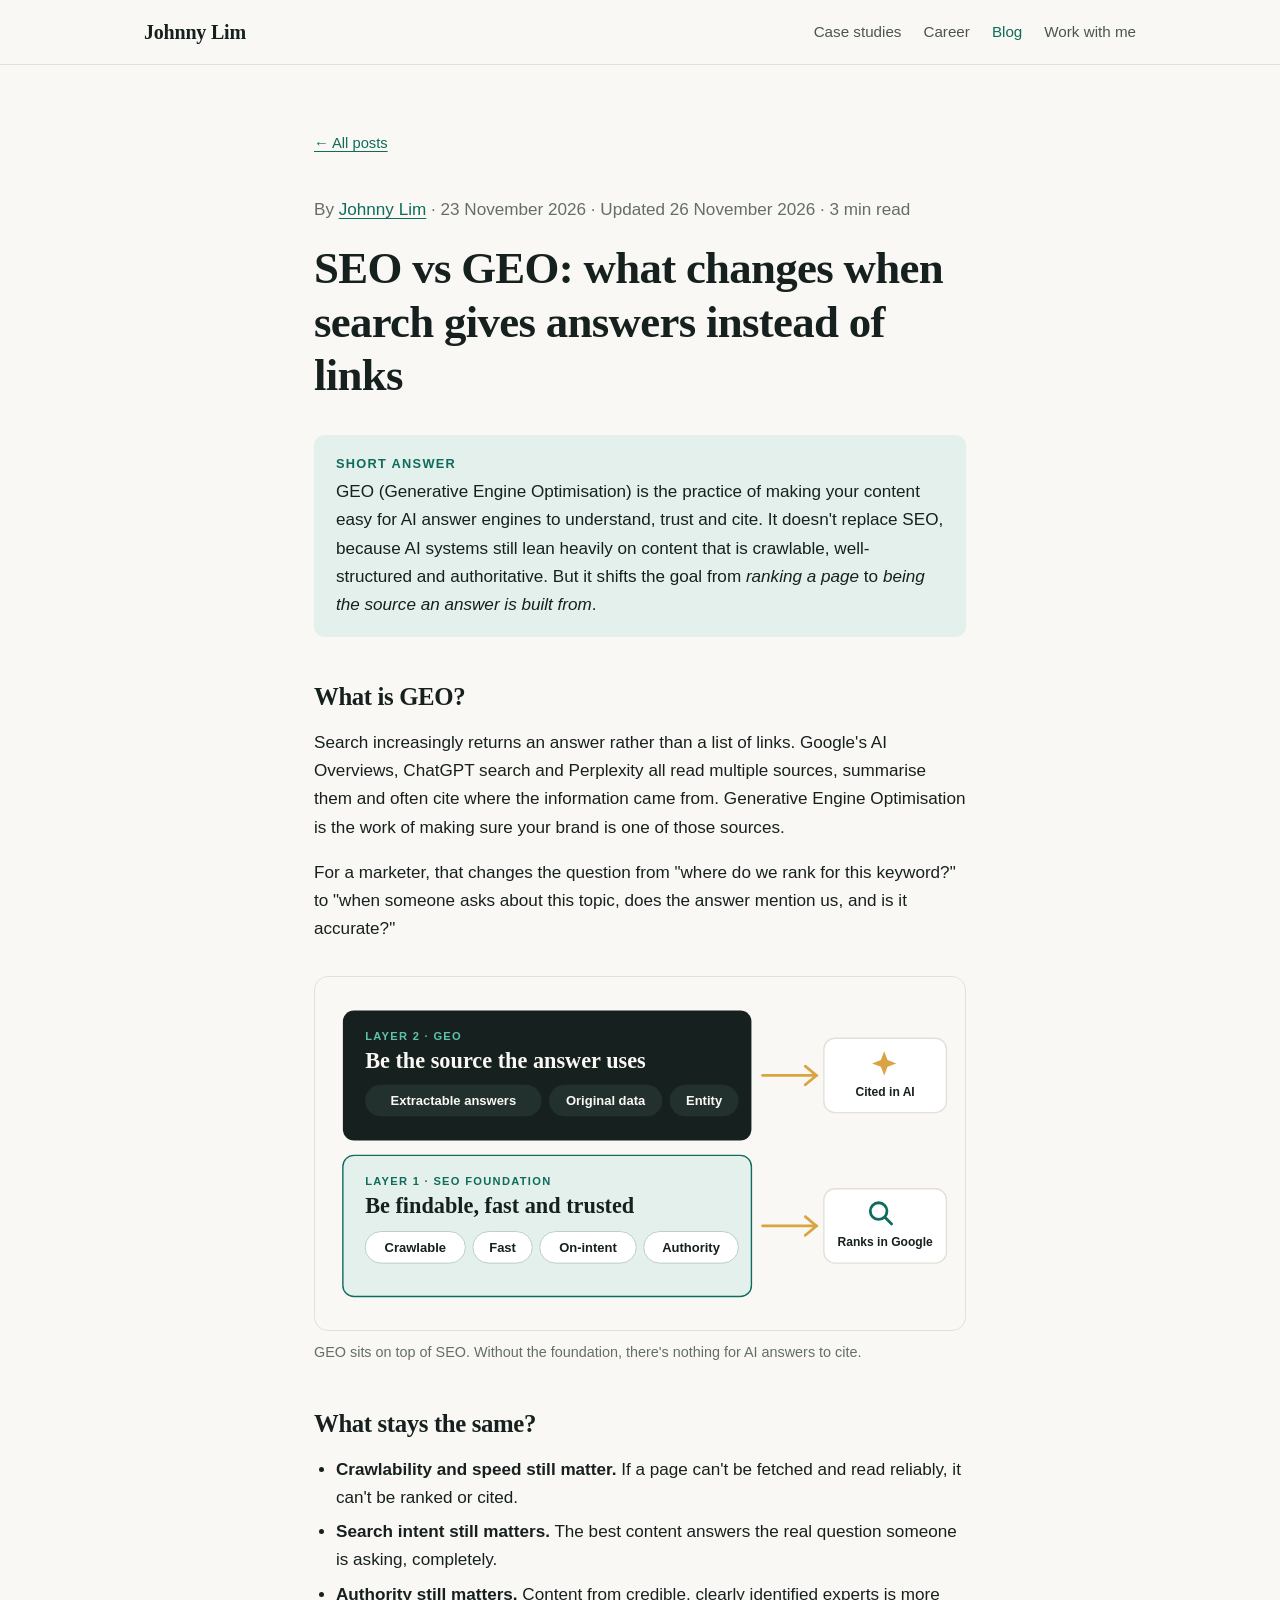
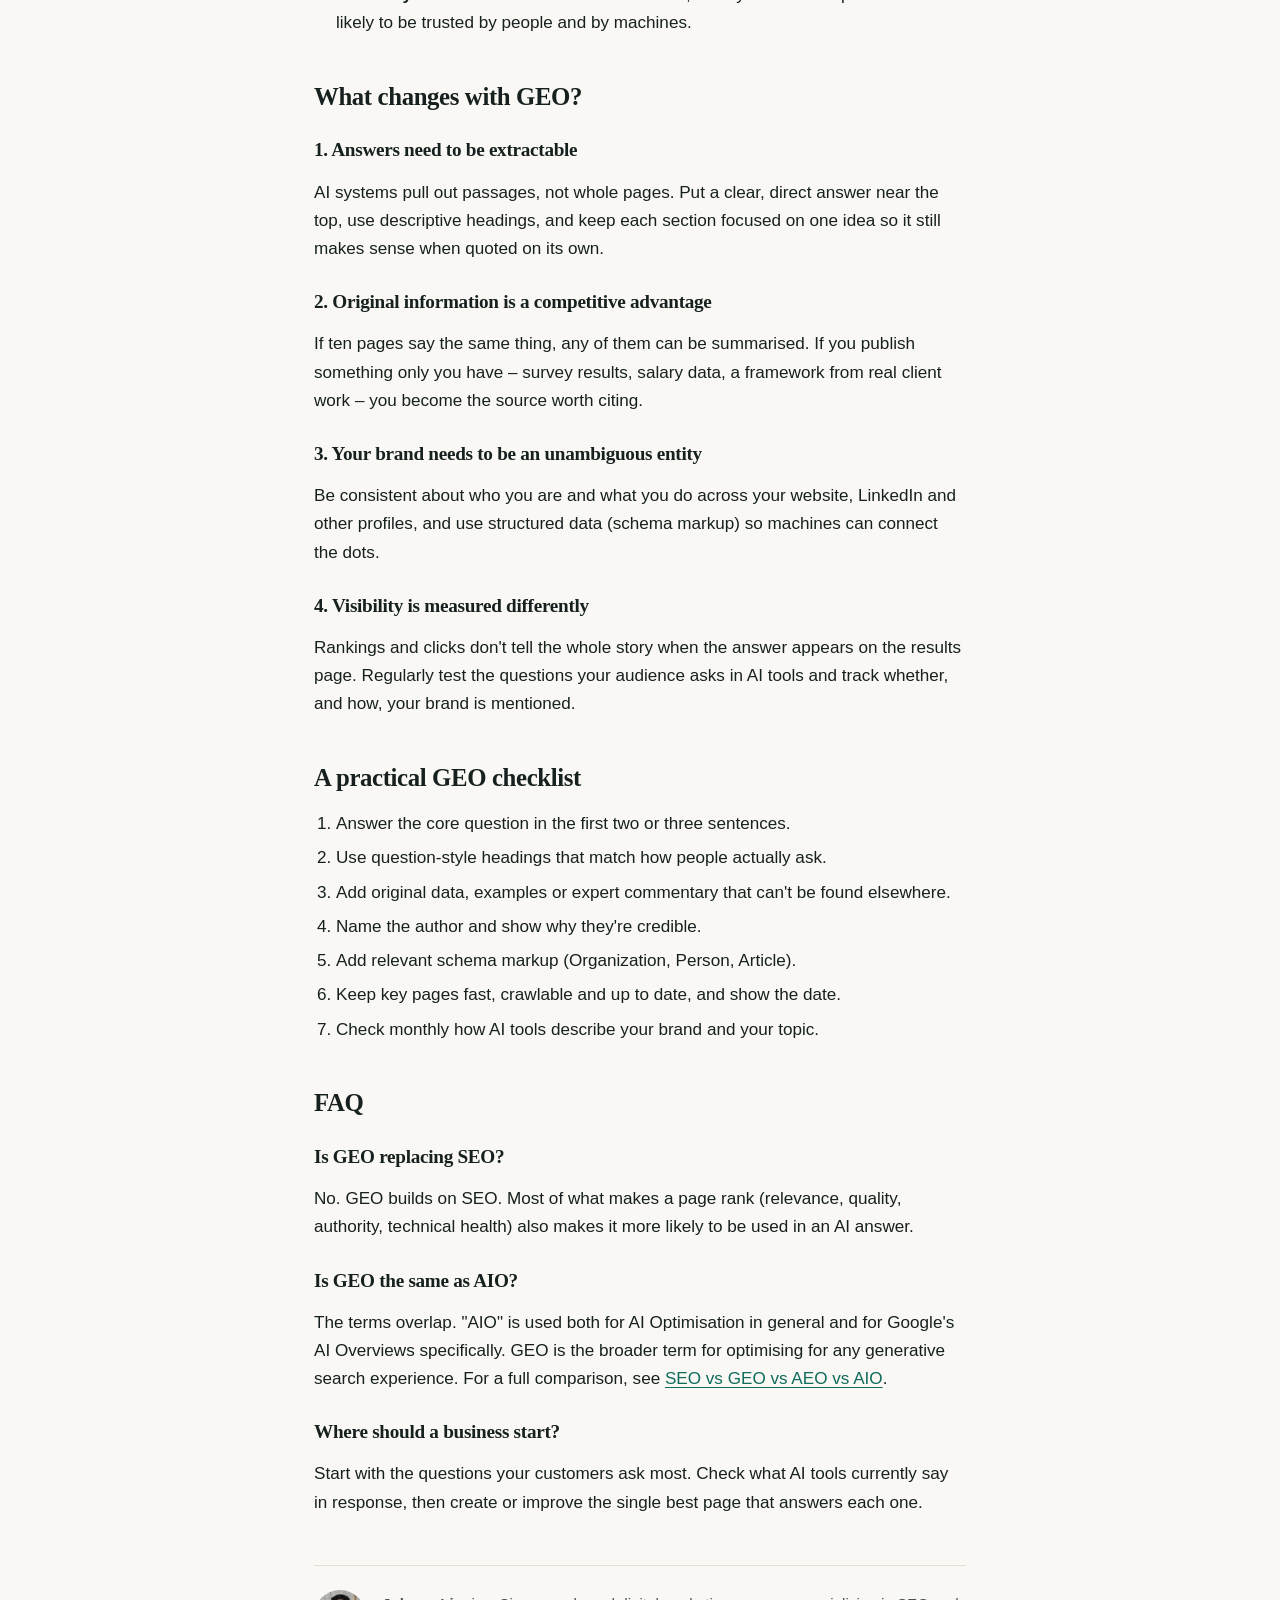
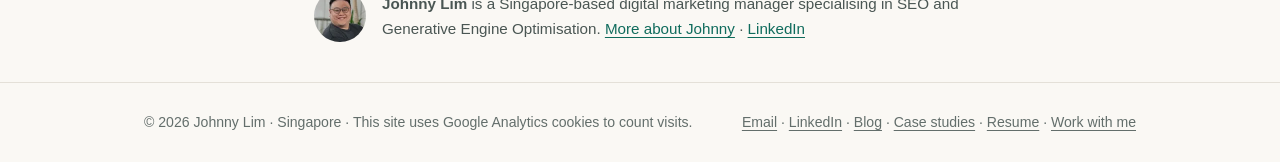
<file: blog/seo-vs-geo/index.html>
<!doctype html>
<html lang="en-SG">
<head>
<meta charset="utf-8">
<meta name="viewport" content="width=device-width, initial-scale=1">
<title>SEO vs GEO: what changes when search gives answers instead of links | Johnny Lim</title>
<meta name="description" content="Generative Engine Optimisation builds on SEO rather than replacing it. Here&#x27;s what stays the same, what changes, and a practical checklist for getting cited by AI answer engines.">
<link rel="canonical" href="https://johnnylimsg.github.io/blog/seo-vs-geo/">
<meta name="author" content="Johnny Lim">
<meta property="og:type" content="article">
<meta property="og:title" content="SEO vs GEO: what changes when search gives answers instead of links | Johnny Lim">
<meta property="og:description" content="Generative Engine Optimisation builds on SEO rather than replacing it. Here&#x27;s what stays the same, what changes, and a practical checklist for getting cited by AI answer engines.">
<meta property="og:url" content="https://johnnylimsg.github.io/blog/seo-vs-geo/">
<meta property="og:image" content="https://johnnylimsg.github.io/assets/og-image.png">
<meta property="og:site_name" content="Johnny Lim">
<meta name="twitter:card" content="summary_large_image">
<link rel="icon" href="../../assets/favicon.svg" type="image/svg+xml">
<link rel="stylesheet" href="../../assets/styles.css">
<script async src="https://www.googletagmanager.com/gtag/js?id=G-6NB24EQ7NC"></script>
<script>
  window.dataLayer = window.dataLayer || [];
  function gtag(){dataLayer.push(arguments);}
  gtag('js', new Date());
  gtag('config', 'G-6NB24EQ7NC');
</script>
<script type="application/ld+json">{
 "@context": "https://schema.org",
 "@type": "BlogPosting",
 "@id": "https://johnnylimsg.github.io/blog/seo-vs-geo/#article",
 "headline": "SEO vs GEO: what changes when search gives answers instead of links",
 "description": "Generative Engine Optimisation builds on SEO rather than replacing it. Here's what stays the same, what changes, and a practical checklist for getting cited by AI answer engines.",
 "datePublished": "2026-11-23T09:00:00+08:00",
 "dateModified": "2026-11-26T09:00:00+08:00",
 "author": {
  "@type": "Person",
  "@id": "https://johnnylimsg.github.io/#person",
  "name": "Johnny Lim",
  "url": "https://johnnylimsg.github.io/",
  "image": "https://johnnylimsg.github.io/assets/img/johnny-lim.jpg"
 },
 "publisher": {
  "@id": "https://johnnylimsg.github.io/#person"
 },
 "mainEntityOfPage": "https://johnnylimsg.github.io/blog/seo-vs-geo/",
 "image": "https://johnnylimsg.github.io/assets/og-image.png",
 "isPartOf": {
  "@id": "https://johnnylimsg.github.io/blog/#blog"
 },
 "about": ["Search engine optimisation", "Generative Engine Optimisation"],
 "wordCount": 608,
 "inLanguage": "en-SG"
}</script>
</head>
<body>
<a class="skip" href="#main">Skip to content</a>
<header class="site-header">
 <div class="wrap">
  <a class="brand" href="../../">Johnny Lim</a>
  <nav class="nav" aria-label="Main">
   <a href="../../case-studies/">Case studies</a>
   <a href="../../#experience">Career</a>
   <a href="../../blog/" aria-current="page">Blog</a>
   <a href="../../hire/">Work with me</a>
  </nav>
 </div>
</header>
<main id="main">
<article class="article">
 <a class="back" href="../../blog/">← All posts</a>
 <header>
  <p class="meta">By <a href="../../">Johnny Lim</a> · <time datetime="2026-11-23">23 November 2026</time> · Updated <time datetime="2026-11-26">26 November 2026</time> · 3 min read</p>
  <h1>SEO vs GEO: what changes when search gives answers instead of links</h1>
 </header>
 <div class="tldr"><strong>Short answer</strong><p>GEO (Generative Engine Optimisation) is the practice of making your content easy for AI answer engines to understand, trust and cite. It doesn't replace SEO, because AI systems still lean heavily on content that is crawlable, well-structured and authoritative. But it shifts the goal from <em>ranking a page</em> to <em>being the source an answer is built from</em>.</p></div>

 <h2>What is GEO?</h2>
 <p>Search increasingly returns an answer rather than a list of links. Google's AI Overviews, ChatGPT search and Perplexity all read multiple sources, summarise them and often cite where the information came from. Generative Engine Optimisation is the work of making sure your brand is one of those sources.</p>
 <p>For a marketer, that changes the question from "where do we rank for this keyword?" to "when someone asks about this topic, does the answer mention us, and is it accurate?"</p>

 <figure class="figure">
  <img src="../../assets/img/seo-vs-geo-layers.svg?v=2" width="700" height="380" loading="lazy" alt="Diagram: GEO is a layer built on an SEO foundation. The SEO layer covers crawlable, fast, on-intent and authoritative pages, which leads to ranking in Google. The GEO layer adds extractable answers, original data and a clear entity, which leads to being cited in AI answers.">
  <figcaption>GEO sits on top of SEO. Without the foundation, there's nothing for AI answers to cite.</figcaption>
 </figure>

 <h2>What stays the same?</h2>
 <ul>
  <li><strong>Crawlability and speed still matter.</strong> If a page can't be fetched and read reliably, it can't be ranked or cited.</li>
  <li><strong>Search intent still matters.</strong> The best content answers the real question someone is asking, completely.</li>
  <li><strong>Authority still matters.</strong> Content from credible, clearly identified experts is more likely to be trusted by people and by machines.</li>
 </ul>

 <h2>What changes with GEO?</h2>
 <h3>1. Answers need to be extractable</h3>
 <p>AI systems pull out passages, not whole pages. Put a clear, direct answer near the top, use descriptive headings, and keep each section focused on one idea so it still makes sense when quoted on its own.</p>
 <h3>2. Original information is a competitive advantage</h3>
 <p>If ten pages say the same thing, any of them can be summarised. If you publish something only you have – survey results, salary data, a framework from real client work – you become the source worth citing.</p>
 <h3>3. Your brand needs to be an unambiguous entity</h3>
 <p>Be consistent about who you are and what you do across your website, LinkedIn and other profiles, and use structured data (schema markup) so machines can connect the dots.</p>
 <h3>4. Visibility is measured differently</h3>
 <p>Rankings and clicks don't tell the whole story when the answer appears on the results page. Regularly test the questions your audience asks in AI tools and track whether, and how, your brand is mentioned.</p>

 <h2>A practical GEO checklist</h2>
 <ol>
  <li>Answer the core question in the first two or three sentences.</li>
  <li>Use question-style headings that match how people actually ask.</li>
  <li>Add original data, examples or expert commentary that can't be found elsewhere.</li>
  <li>Name the author and show why they're credible.</li>
  <li>Add relevant schema markup (Organization, Person, Article).</li>
  <li>Keep key pages fast, crawlable and up to date, and show the date.</li>
  <li>Check monthly how AI tools describe your brand and your topic.</li>
 </ol>

 <h2>FAQ</h2>
 <h3>Is GEO replacing SEO?</h3>
 <p>No. GEO builds on SEO. Most of what makes a page rank (relevance, quality, authority, technical health) also makes it more likely to be used in an AI answer.</p>
 <h3>Is GEO the same as AIO?</h3>
 <p>The terms overlap. "AIO" is used both for AI Optimisation in general and for Google's AI Overviews specifically. GEO is the broader term for optimising for any generative search experience. For a full comparison, see <a href="../seo-vs-geo-vs-aeo-vs-aio/">SEO vs GEO vs AEO vs AIO</a>.</p>
 <h3>Where should a business start?</h3>
 <p>Start with the questions your customers ask most. Check what AI tools currently say in response, then create or improve the single best page that answers each one.</p>

 <div class="author-box">
  <picture><source srcset="../../assets/img/johnny-lim-104.webp?v=2" type="image/webp"><img class="mono" src="../../assets/img/johnny-lim-104.jpg?v=2" width="52" height="52" loading="lazy" alt=""></picture>
  <p><strong>Johnny Lim</strong> is a Singapore-based digital marketing manager specialising in SEO and Generative Engine Optimisation. <a href="../../">More about Johnny</a> · <a href="https://www.linkedin.com/in/johnny-lim-58348558/" rel="me">LinkedIn</a></p>
 </div>
</article>
</main>
<footer class="site-footer">
 <div class="wrap">
  <span>© 2026 Johnny Lim · Singapore · This site uses Google Analytics cookies to count visits.</span>
  <span><a href="#" data-u="yuantenglim" data-d="gmail.com">Email</a> · <a href="https://www.linkedin.com/in/johnny-lim-58348558/" rel="me">LinkedIn</a> · <a href="../../blog/">Blog</a> · <a href="../../case-studies/">Case studies</a> · <a href="../../assets/Johnny_Lim_Resume.pdf">Resume</a> · <a href="../../hire/">Work with me</a></span>
 </div>
</footer>
<script src="../../assets/email.js" defer></script>
</body>
</html>
</file>
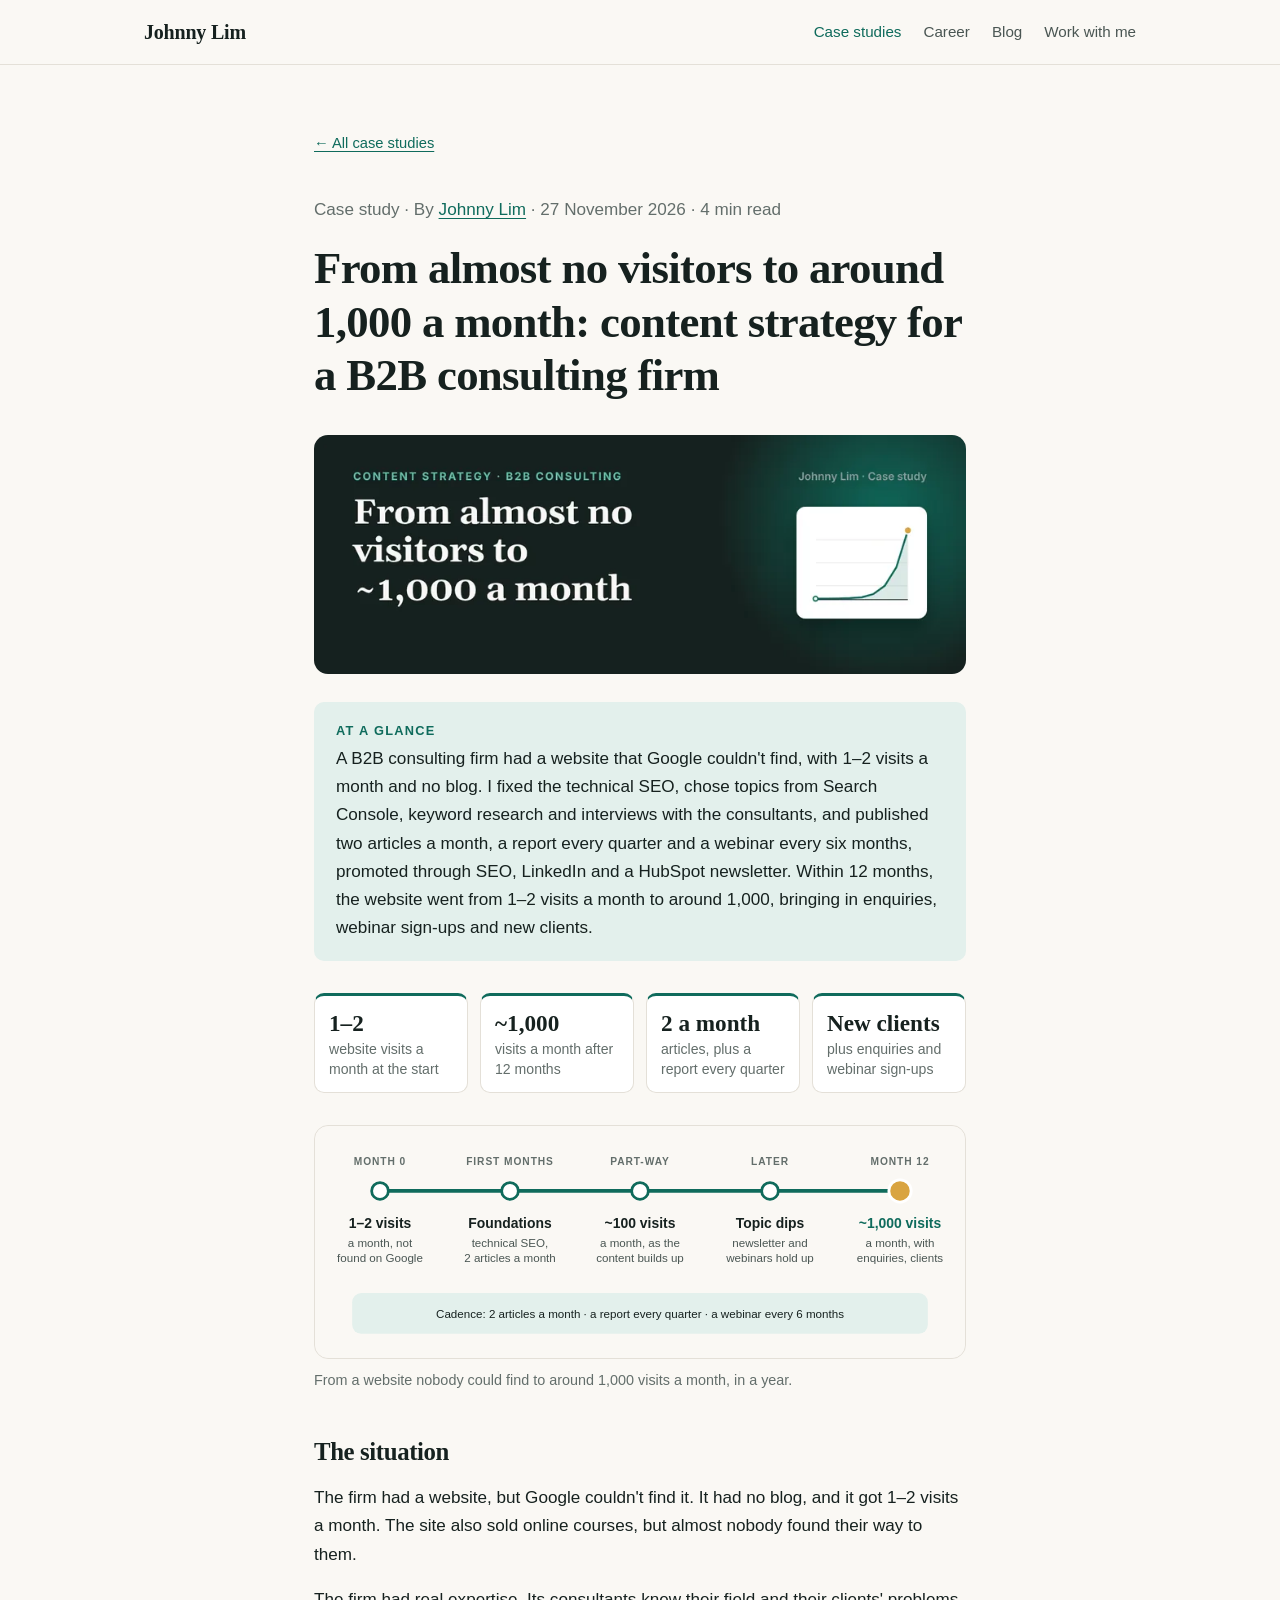
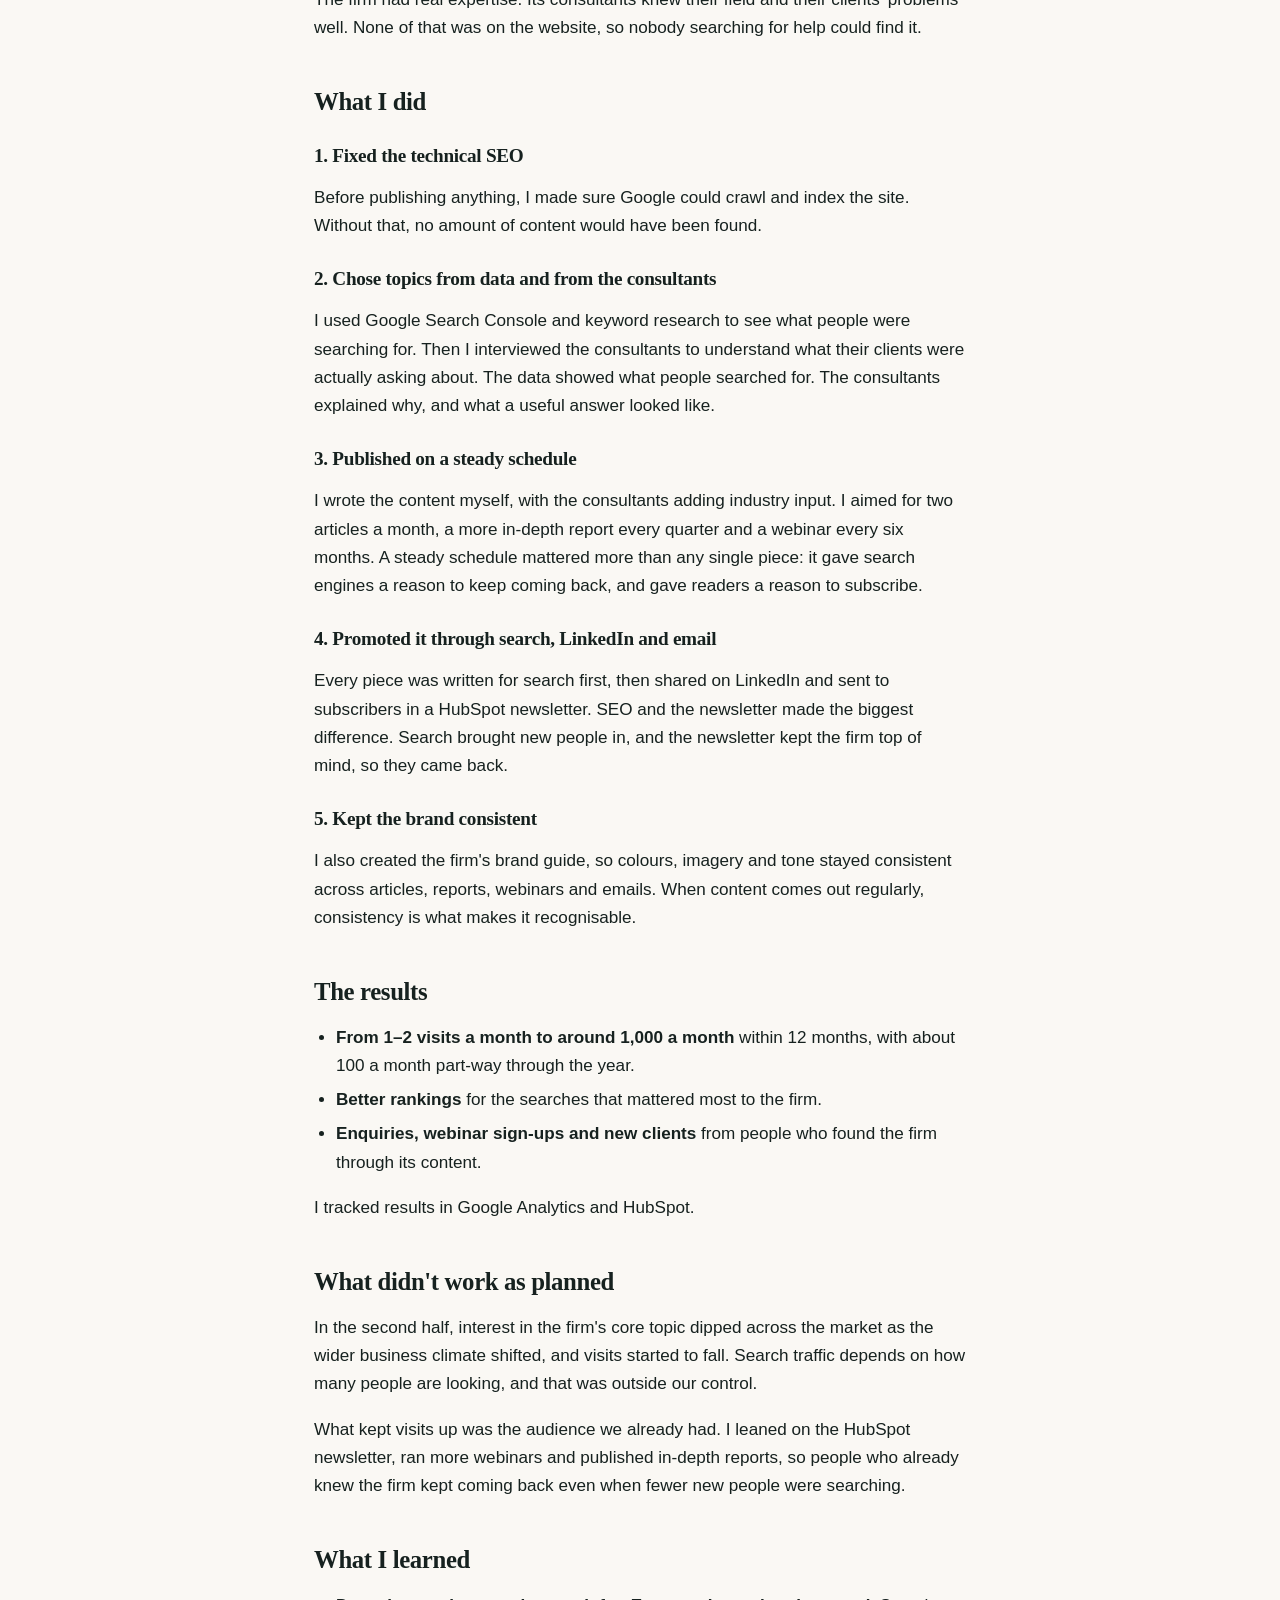
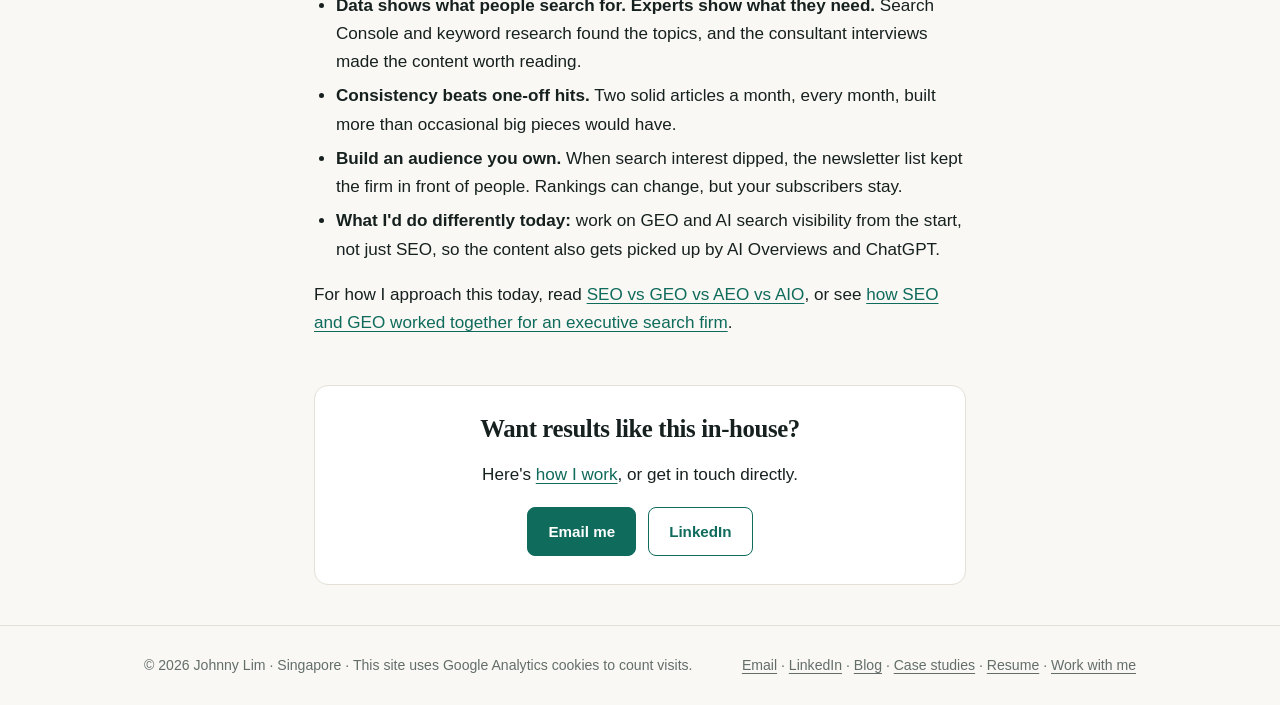
<file: case-studies/b2b-consulting-content-strategy/index.html>
<!doctype html>
<html lang="en-SG">
<head>
<meta charset="utf-8">
<meta name="viewport" content="width=device-width, initial-scale=1">
<title>Case study: from almost no visitors to ~1,000 a month with content | Johnny Lim</title>
<meta name="description" content="How a B2B consulting firm went from 1–2 website visits a month to around 1,000 a month in 12 months, with a content strategy built on SEO, consultant expertise and a HubSpot newsletter.">
<link rel="canonical" href="https://johnnylimsg.github.io/case-studies/b2b-consulting-content-strategy/">
<meta name="author" content="Johnny Lim">
<meta property="og:type" content="article">
<meta property="og:title" content="Case study: from almost no visitors to ~1,000 a month with content | Johnny Lim">
<meta property="og:description" content="How a B2B consulting firm went from 1–2 website visits a month to around 1,000 a month in 12 months, with a content strategy built on SEO, consultant expertise and a HubSpot newsletter.">
<meta property="og:url" content="https://johnnylimsg.github.io/case-studies/b2b-consulting-content-strategy/">
<meta property="og:image" content="https://johnnylimsg.github.io/assets/img/case-consulting-featured.jpg">
<meta property="og:image:width" content="1200">
<meta property="og:image:height" content="630">
<meta property="og:image:alt" content="Case study: from almost no visitors to around 1,000 a month. 1 to 2 visits a month at the start, around 1,000 a month after 12 months, two articles a month, enquiries and new clients.">
<meta property="og:site_name" content="Johnny Lim">
<meta name="twitter:card" content="summary_large_image">
<link rel="icon" href="../../assets/favicon.svg" type="image/svg+xml">
<link rel="stylesheet" href="../../assets/styles.css">
<script async src="https://www.googletagmanager.com/gtag/js?id=G-6NB24EQ7NC"></script>
<script>
  window.dataLayer = window.dataLayer || [];
  function gtag(){dataLayer.push(arguments);}
  gtag('js', new Date());
  gtag('config', 'G-6NB24EQ7NC');
</script>
<script type="application/ld+json">{
 "@context": "https://schema.org",
 "@type": "Article",
 "@id": "https://johnnylimsg.github.io/case-studies/b2b-consulting-content-strategy/#article",
 "headline": "Case study: from almost no visitors to around 1,000 a month with content",
 "description": "How a B2B consulting firm went from 1–2 website visits a month to around 1,000 a month in 12 months, with a content strategy built on SEO, consultant expertise and a HubSpot newsletter.",
 "articleSection": "Case studies",
 "datePublished": "2026-11-27T09:00:00+08:00",
 "dateModified": "2026-11-27T09:00:00+08:00",
 "author": {
  "@type": "Person",
  "@id": "https://johnnylimsg.github.io/#person",
  "name": "Johnny Lim",
  "url": "https://johnnylimsg.github.io/",
  "image": "https://johnnylimsg.github.io/assets/img/johnny-lim.jpg"
 },
 "publisher": {
  "@id": "https://johnnylimsg.github.io/#person"
 },
 "mainEntityOfPage": "https://johnnylimsg.github.io/case-studies/b2b-consulting-content-strategy/",
 "image": "https://johnnylimsg.github.io/assets/img/case-consulting-featured.jpg",
 "isPartOf": {
  "@id": "https://johnnylimsg.github.io/case-studies/#collection"
 },
 "about": ["Content marketing", "Search engine optimisation", "Email marketing", "B2B marketing"],
 "wordCount": 754,
 "inLanguage": "en-SG"
}</script>
</head>
<body>
<a class="skip" href="#main">Skip to content</a>
<header class="site-header">
 <div class="wrap">
  <a class="brand" href="../../">Johnny Lim</a>
  <nav class="nav" aria-label="Main">
   <a href="../../case-studies/" aria-current="page">Case studies</a>
   <a href="../../#experience">Career</a>
   <a href="../../blog/">Blog</a>
   <a href="../../hire/">Work with me</a>
  </nav>
 </div>
</header>
<main id="main">
<article class="article">
 <a class="back" href="../">← All case studies</a>
 <header>
  <p class="meta">Case study · By <a href="../../">Johnny Lim</a> · <time datetime="2026-11-27">27 November 2026</time> · 4 min read</p>
  <h1>From almost no visitors to around 1,000 a month: content strategy for a B2B consulting firm</h1>
 </header>

 <figure class="featured">
  <picture>
   <source type="image/webp" srcset="../../assets/img/case-consulting-banner-800.webp 800w, ../../assets/img/case-consulting-banner.webp 1200w" sizes="(max-width: 760px) 100vw, 700px">
   <img src="../../assets/img/case-consulting-banner.jpg" width="1200" height="440" fetchpriority="high" alt="Case study banner: from almost no visitors to around 1,000 a month, content strategy for a B2B consulting firm, with an illustration of website traffic rising sharply.">
  </picture>
 </figure>

 <div class="tldr"><strong>At a glance</strong><p>A B2B consulting firm had a website that Google couldn't find, with 1–2 visits a month and no blog. I fixed the technical SEO, chose topics from Search Console, keyword research and interviews with the consultants, and published two articles a month, a report every quarter and a webinar every six months, promoted through SEO, LinkedIn and a HubSpot newsletter. Within 12 months, the website went from 1–2 visits a month to around 1,000, bringing in enquiries, webinar sign-ups and new clients.</p></div>

 <ul class="case-stats">
  <li><strong>1–2</strong><span>website visits a month at the start</span></li>
  <li><strong>~1,000</strong><span>visits a month after 12 months</span></li>
  <li><strong>2 a month</strong><span>articles, plus a report every quarter</span></li>
  <li><strong>New clients</strong><span>plus enquiries and webinar sign-ups</span></li>
 </ul>

 <figure class="figure">
  <img src="../../assets/img/case-consulting-timeline.svg" width="700" height="250" loading="lazy" alt="Timeline. Month 0: about 1 to 2 website visits a month, not found on Google. First months: technical SEO and two articles a month. Part-way through the year: about 100 visits a month as the content builds up. Later: interest in the firm's core topic dips, and the newsletter and webinars keep visits up. Month 12: about 1,000 visits a month, with enquiries and new clients. Cadence: two articles a month, a report every quarter and a webinar every six months.">
  <figcaption>From a website nobody could find to around 1,000 visits a month, in a year.</figcaption>
 </figure>

 <h2>The situation</h2>
 <p>The firm had a website, but Google couldn't find it. It had no blog, and it got 1–2 visits a month. The site also sold online courses, but almost nobody found their way to them.</p>
 <p>The firm had real expertise. Its consultants knew their field and their clients' problems well. None of that was on the website, so nobody searching for help could find it.</p>

 <h2>What I did</h2>
 <h3>1. Fixed the technical SEO</h3>
 <p>Before publishing anything, I made sure Google could crawl and index the site. Without that, no amount of content would have been found.</p>
 <h3>2. Chose topics from data and from the consultants</h3>
 <p>I used Google Search Console and keyword research to see what people were searching for. Then I interviewed the consultants to understand what their clients were actually asking about. The data showed what people searched for. The consultants explained why, and what a useful answer looked like.</p>
 <h3>3. Published on a steady schedule</h3>
 <p>I wrote the content myself, with the consultants adding industry input. I aimed for two articles a month, a more in-depth report every quarter and a webinar every six months. A steady schedule mattered more than any single piece: it gave search engines a reason to keep coming back, and gave readers a reason to subscribe.</p>
 <h3>4. Promoted it through search, LinkedIn and email</h3>
 <p>Every piece was written for search first, then shared on LinkedIn and sent to subscribers in a HubSpot newsletter. SEO and the newsletter made the biggest difference. Search brought new people in, and the newsletter kept the firm top of mind, so they came back.</p>
 <h3>5. Kept the brand consistent</h3>
 <p>I also created the firm's brand guide, so colours, imagery and tone stayed consistent across articles, reports, webinars and emails. When content comes out regularly, consistency is what makes it recognisable.</p>

 <h2>The results</h2>
 <ul>
  <li><strong>From 1–2 visits a month to around 1,000 a month</strong> within 12 months, with about 100 a month part-way through the year.</li>
  <li><strong>Better rankings</strong> for the searches that mattered most to the firm.</li>
  <li><strong>Enquiries, webinar sign-ups and new clients</strong> from people who found the firm through its content.</li>
 </ul>
 <p>I tracked results in Google Analytics and HubSpot.</p>

 <h2>What didn't work as planned</h2>
 <p>In the second half, interest in the firm's core topic dipped across the market as the wider business climate shifted, and visits started to fall. Search traffic depends on how many people are looking, and that was outside our control.</p>
 <p>What kept visits up was the audience we already had. I leaned on the HubSpot newsletter, ran more webinars and published in-depth reports, so people who already knew the firm kept coming back even when fewer new people were searching.</p>

 <h2>What I learned</h2>
 <ul>
  <li><strong>Data shows what people search for. Experts show what they need.</strong> Search Console and keyword research found the topics, and the consultant interviews made the content worth reading.</li>
  <li><strong>Consistency beats one-off hits.</strong> Two solid articles a month, every month, built more than occasional big pieces would have.</li>
  <li><strong>Build an audience you own.</strong> When search interest dipped, the newsletter list kept the firm in front of people. Rankings can change, but your subscribers stay.</li>
  <li><strong>What I'd do differently today:</strong> work on GEO and AI search visibility from the start, not just SEO, so the content also gets picked up by AI Overviews and ChatGPT.</li>
 </ul>

 <p>For how I approach this today, read <a href="../../blog/seo-vs-geo-vs-aeo-vs-aio/">SEO vs GEO vs AEO vs AIO</a>, or see <a href="../executive-search-firm-seo-geo/">how SEO and GEO worked together for an executive search firm</a>.</p>

 <div class="cta-box">
  <h2>Want results like this in-house?</h2>
  <p>Here's <a href="../../hire/">how I work</a>, or get in touch directly.</p>
  <div class="actions">
   <a class="btn primary" href="#" data-u="yuantenglim" data-d="gmail.com">Email me</a>
   <a class="btn" href="https://www.linkedin.com/in/johnny-lim-58348558/" rel="me">LinkedIn</a>
  </div>
 </div>
</article>
</main>
<footer class="site-footer">
 <div class="wrap">
  <span>© 2026 Johnny Lim · Singapore · This site uses Google Analytics cookies to count visits.</span>
  <span><a href="#" data-u="yuantenglim" data-d="gmail.com">Email</a> · <a href="https://www.linkedin.com/in/johnny-lim-58348558/" rel="me">LinkedIn</a> · <a href="../../blog/">Blog</a> · <a href="../../case-studies/">Case studies</a> · <a href="../../assets/Johnny_Lim_Resume.pdf">Resume</a> · <a href="../../hire/">Work with me</a></span>
 </div>
</footer>
<script src="../../assets/email.js" defer></script>
</body>
</html>
</file>
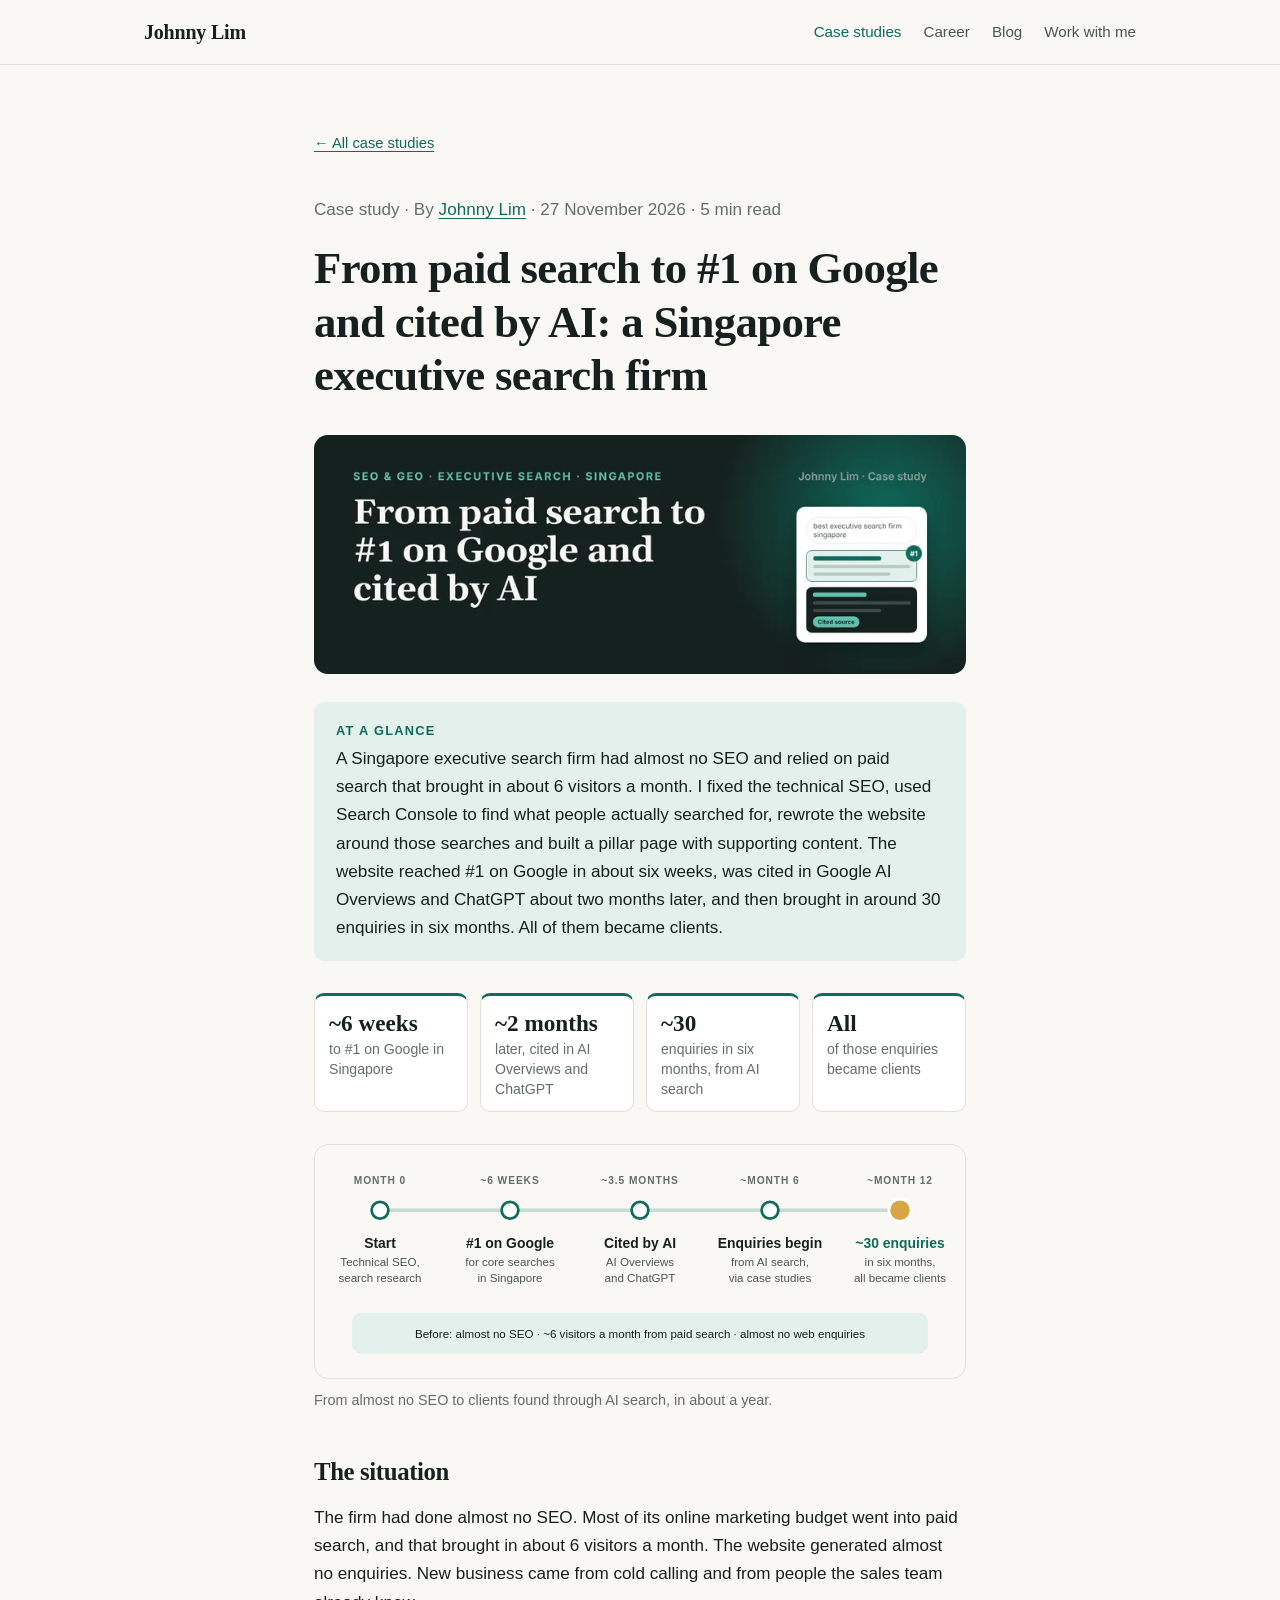
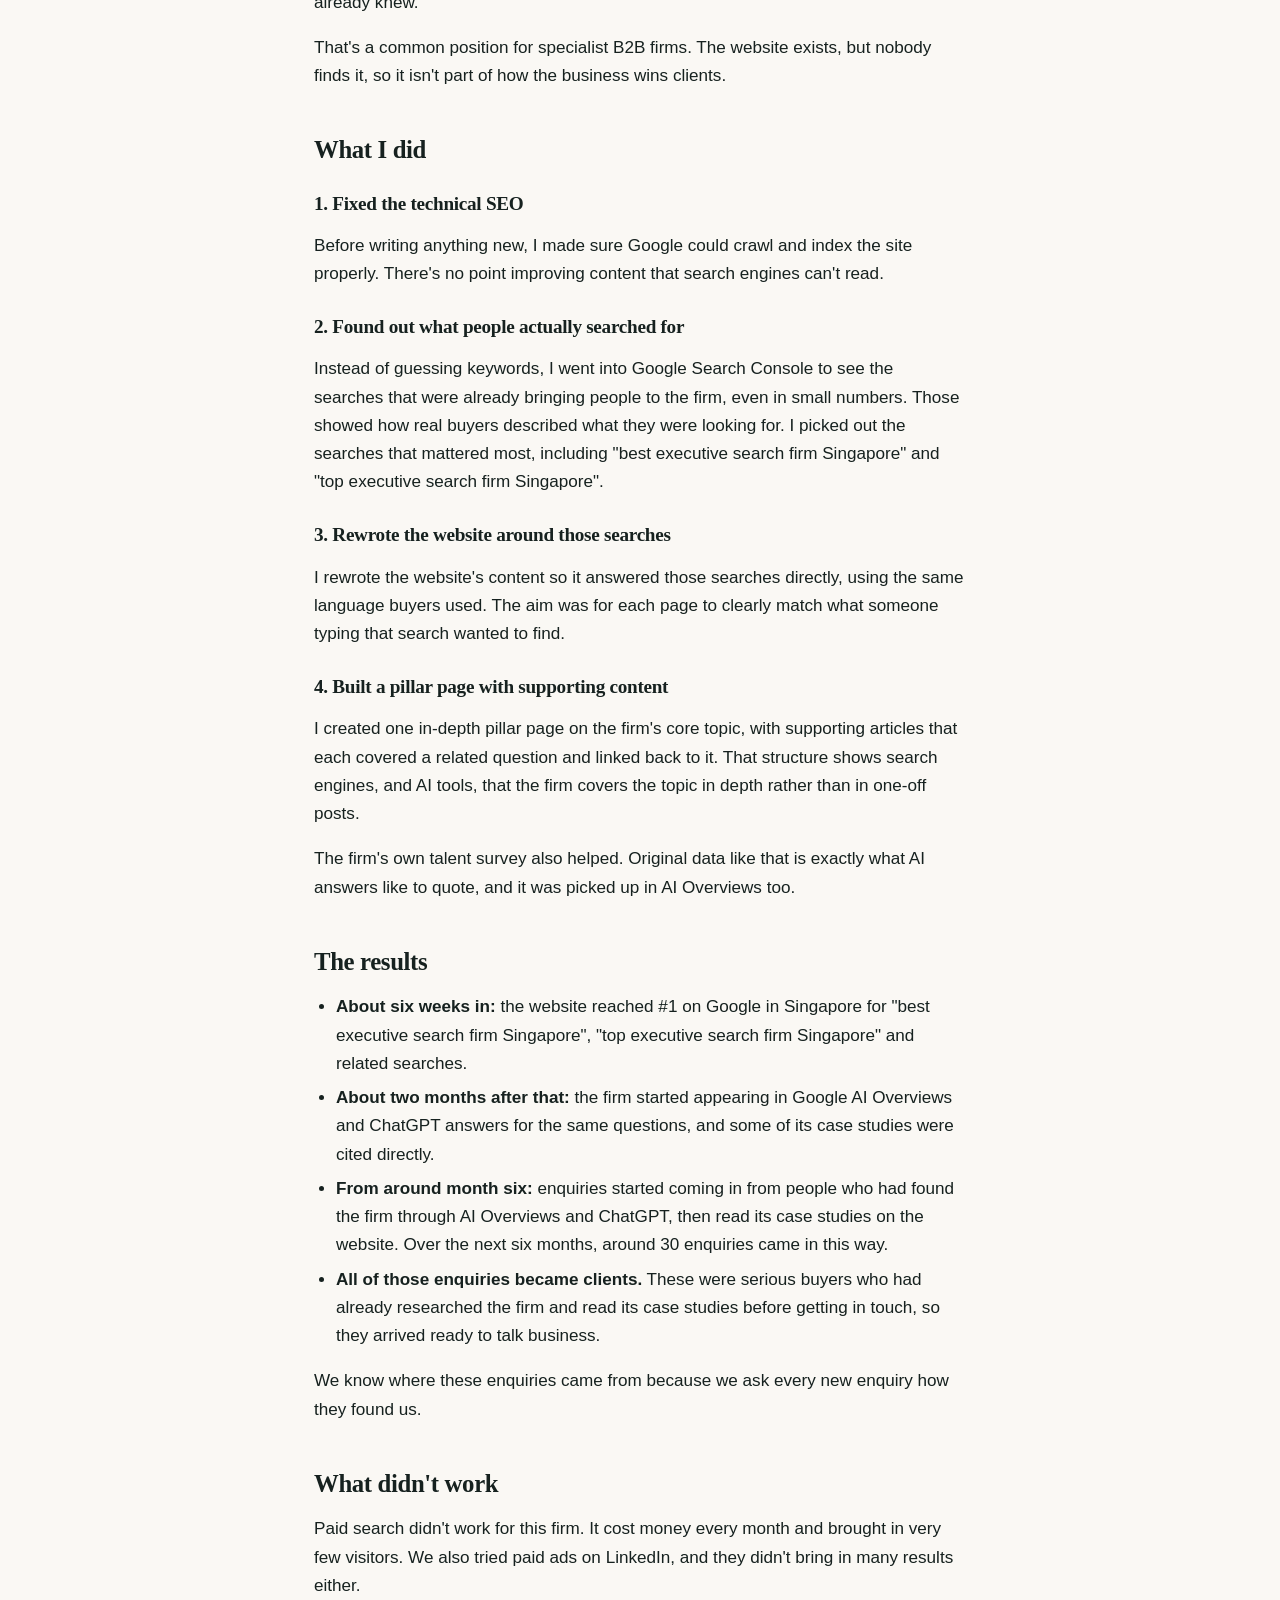
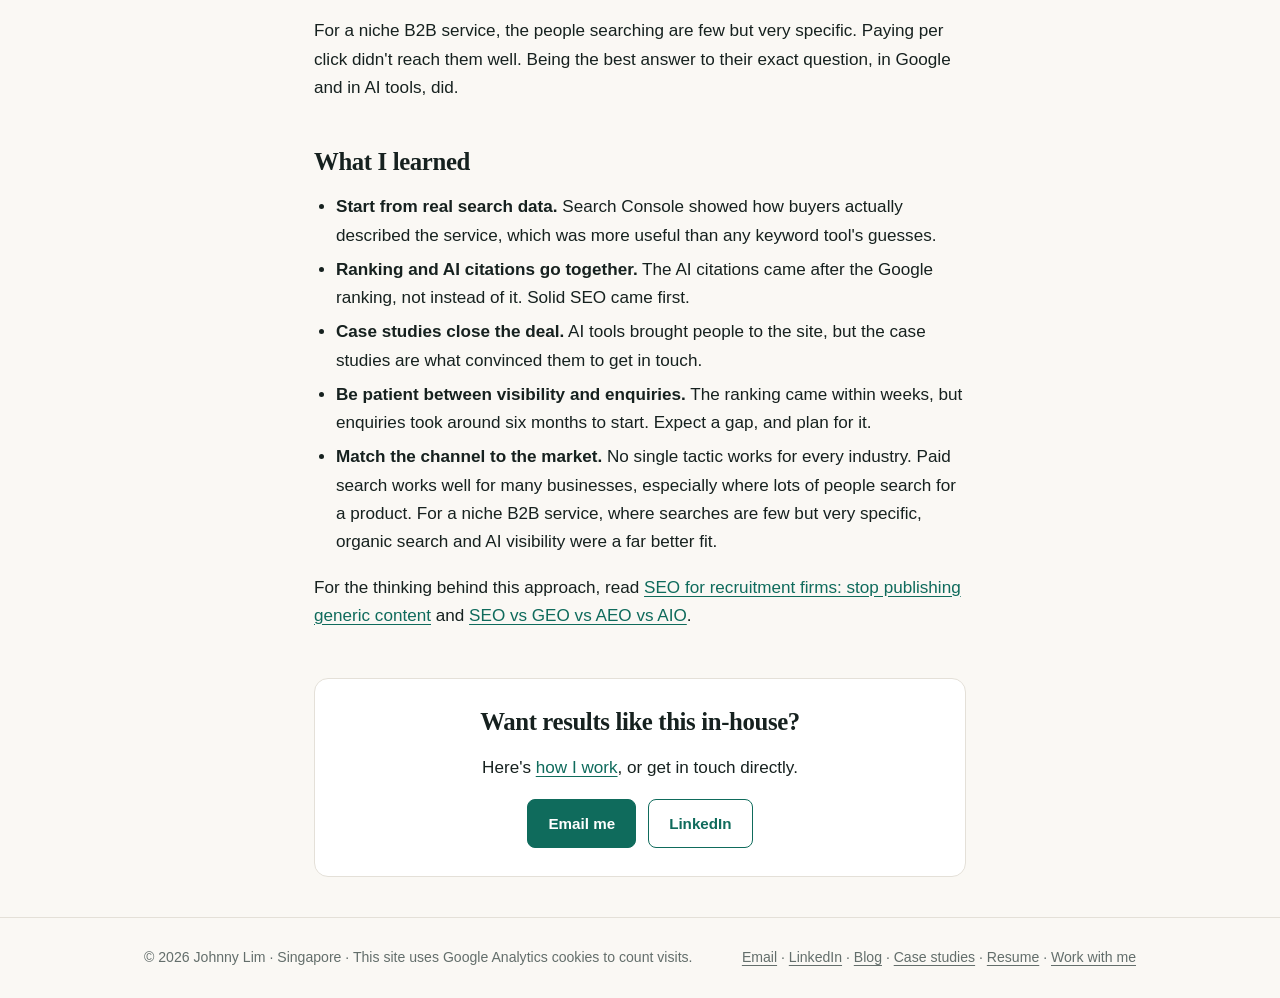
<file: case-studies/executive-search-firm-seo-geo/index.html>
<!doctype html>
<html lang="en-SG">
<head>
<meta charset="utf-8">
<meta name="viewport" content="width=device-width, initial-scale=1">
<title>Case study: from paid search to #1 on Google and cited by AI | Johnny Lim</title>
<meta name="description" content="How a Singapore executive search firm went from almost no SEO to #1 on Google in about six weeks, citations in Google AI Overviews and ChatGPT, and around 30 enquiries that all became clients.">
<link rel="canonical" href="https://johnnylimsg.github.io/case-studies/executive-search-firm-seo-geo/">
<meta name="author" content="Johnny Lim">
<meta property="og:type" content="article">
<meta property="og:title" content="Case study: from paid search to #1 on Google and cited by AI | Johnny Lim">
<meta property="og:description" content="How a Singapore executive search firm went from almost no SEO to #1 on Google in about six weeks, citations in Google AI Overviews and ChatGPT, and around 30 enquiries that all became clients.">
<meta property="og:url" content="https://johnnylimsg.github.io/case-studies/executive-search-firm-seo-geo/">
<meta property="og:image" content="https://johnnylimsg.github.io/assets/img/case-exec-search-featured.jpg">
<meta property="og:image:width" content="1200">
<meta property="og:image:height" content="630">
<meta property="og:image:alt" content="Case study: from paid search to #1 on Google and cited by AI. About 6 weeks to #1, cited in AI Overviews and ChatGPT, about 30 enquiries in 6 months, all became clients.">
<meta property="og:site_name" content="Johnny Lim">
<meta name="twitter:card" content="summary_large_image">
<link rel="icon" href="../../assets/favicon.svg" type="image/svg+xml">
<link rel="stylesheet" href="../../assets/styles.css">
<script async src="https://www.googletagmanager.com/gtag/js?id=G-6NB24EQ7NC"></script>
<script>
  window.dataLayer = window.dataLayer || [];
  function gtag(){dataLayer.push(arguments);}
  gtag('js', new Date());
  gtag('config', 'G-6NB24EQ7NC');
</script>
<script type="application/ld+json">{
 "@context": "https://schema.org",
 "@type": "Article",
 "@id": "https://johnnylimsg.github.io/case-studies/executive-search-firm-seo-geo/#article",
 "headline": "Case study: from paid search to #1 on Google and cited by AI",
 "description": "How a Singapore executive search firm went from almost no SEO to #1 on Google in about six weeks, citations in Google AI Overviews and ChatGPT, and around 30 enquiries that all became clients.",
 "articleSection": "Case studies",
 "datePublished": "2026-11-27T09:00:00+08:00",
 "dateModified": "2026-11-27T09:00:00+08:00",
 "author": {
  "@type": "Person",
  "@id": "https://johnnylimsg.github.io/#person",
  "name": "Johnny Lim",
  "url": "https://johnnylimsg.github.io/",
  "image": "https://johnnylimsg.github.io/assets/img/johnny-lim.jpg"
 },
 "publisher": {
  "@id": "https://johnnylimsg.github.io/#person"
 },
 "mainEntityOfPage": "https://johnnylimsg.github.io/case-studies/executive-search-firm-seo-geo/",
 "image": "https://johnnylimsg.github.io/assets/img/case-exec-search-featured.jpg",
 "isPartOf": {
  "@id": "https://johnnylimsg.github.io/case-studies/#collection"
 },
 "about": ["Search engine optimisation", "Generative Engine Optimisation", "B2B marketing", "Executive search"],
 "wordCount": 861,
 "inLanguage": "en-SG"
}</script>
</head>
<body>
<a class="skip" href="#main">Skip to content</a>
<header class="site-header">
 <div class="wrap">
  <a class="brand" href="../../">Johnny Lim</a>
  <nav class="nav" aria-label="Main">
   <a href="../../case-studies/" aria-current="page">Case studies</a>
   <a href="../../#experience">Career</a>
   <a href="../../blog/">Blog</a>
   <a href="../../hire/">Work with me</a>
  </nav>
 </div>
</header>
<main id="main">
<article class="article">
 <a class="back" href="../">← All case studies</a>
 <header>
  <p class="meta">Case study · By <a href="../../">Johnny Lim</a> · <time datetime="2026-11-27">27 November 2026</time> · 5 min read</p>
  <h1>From paid search to #1 on Google and cited by AI: a Singapore executive search firm</h1>
 </header>
 <figure class="featured">
  <picture>
   <source type="image/webp" srcset="../../assets/img/case-exec-search-banner-800.webp 800w, ../../assets/img/case-exec-search-banner.webp 1200w" sizes="(max-width: 760px) 100vw, 700px">
   <img src="../../assets/img/case-exec-search-banner.jpg" width="1200" height="440" fetchpriority="high" alt="Case study banner: from paid search to #1 on Google and cited by AI, for a Singapore executive search firm, with an illustration of a #1 search result that is also a cited source in an AI answer.">
  </picture>
 </figure>

 <div class="tldr"><strong>At a glance</strong><p>A Singapore executive search firm had almost no SEO and relied on paid search that brought in about 6 visitors a month. I fixed the technical SEO, used Search Console to find what people actually searched for, rewrote the website around those searches and built a pillar page with supporting content. The website reached #1 on Google in about six weeks, was cited in Google AI Overviews and ChatGPT about two months later, and then brought in around 30 enquiries in six months. All of them became clients.</p></div>

 <ul class="case-stats">
  <li><strong>~6 weeks</strong><span>to #1 on Google in Singapore</span></li>
  <li><strong>~2 months</strong><span>later, cited in AI Overviews and ChatGPT</span></li>
  <li><strong>~30</strong><span>enquiries in six months, from AI search</span></li>
  <li><strong>All</strong><span>of those enquiries became clients</span></li>
 </ul>

 <figure class="figure">
  <img src="../../assets/img/case-exec-search-timeline.svg" width="700" height="250" loading="lazy" alt="Timeline. Before: almost no SEO, about 6 visitors a month from paid search and almost no enquiries from the website. Month 0: technical SEO and search research begin. About 6 weeks: #1 on Google in Singapore. About 3.5 months: cited in Google AI Overviews and ChatGPT. About month 6: enquiries begin from people who found the firm through AI search and read its case studies. About month 12: around 30 enquiries in six months, all of which became clients.">
  <figcaption>From almost no SEO to clients found through AI search, in about a year.</figcaption>
 </figure>

 <h2>The situation</h2>
 <p>The firm had done almost no SEO. Most of its online marketing budget went into paid search, and that brought in about 6 visitors a month. The website generated almost no enquiries. New business came from cold calling and from people the sales team already knew.</p>
 <p>That's a common position for specialist B2B firms. The website exists, but nobody finds it, so it isn't part of how the business wins clients.</p>

 <h2>What I did</h2>
 <h3>1. Fixed the technical SEO</h3>
 <p>Before writing anything new, I made sure Google could crawl and index the site properly. There's no point improving content that search engines can't read.</p>
 <h3>2. Found out what people actually searched for</h3>
 <p>Instead of guessing keywords, I went into Google Search Console to see the searches that were already bringing people to the firm, even in small numbers. Those showed how real buyers described what they were looking for. I picked out the searches that mattered most, including "best executive search firm Singapore" and "top executive search firm Singapore".</p>
 <h3>3. Rewrote the website around those searches</h3>
 <p>I rewrote the website's content so it answered those searches directly, using the same language buyers used. The aim was for each page to clearly match what someone typing that search wanted to find.</p>
 <h3>4. Built a pillar page with supporting content</h3>
 <p>I created one in-depth pillar page on the firm's core topic, with supporting articles that each covered a related question and linked back to it. That structure shows search engines, and AI tools, that the firm covers the topic in depth rather than in one-off posts.</p>
 <p>The firm's own talent survey also helped. Original data like that is exactly what AI answers like to quote, and it was picked up in AI Overviews too.</p>

 <h2>The results</h2>
 <ul>
  <li><strong>About six weeks in:</strong> the website reached #1 on Google in Singapore for "best executive search firm Singapore", "top executive search firm Singapore" and related searches.</li>
  <li><strong>About two months after that:</strong> the firm started appearing in Google AI Overviews and ChatGPT answers for the same questions, and some of its case studies were cited directly.</li>
  <li><strong>From around month six:</strong> enquiries started coming in from people who had found the firm through AI Overviews and ChatGPT, then read its case studies on the website. Over the next six months, around 30 enquiries came in this way.</li>
  <li><strong>All of those enquiries became clients.</strong> These were serious buyers who had already researched the firm and read its case studies before getting in touch, so they arrived ready to talk business.</li>
 </ul>
 <p>We know where these enquiries came from because we ask every new enquiry how they found us.</p>

 <h2>What didn't work</h2>
 <p>Paid search didn't work for this firm. It cost money every month and brought in very few visitors. We also tried paid ads on LinkedIn, and they didn't bring in many results either.</p>
 <p>For a niche B2B service, the people searching are few but very specific. Paying per click didn't reach them well. Being the best answer to their exact question, in Google and in AI tools, did.</p>

 <h2>What I learned</h2>
 <ul>
  <li><strong>Start from real search data.</strong> Search Console showed how buyers actually described the service, which was more useful than any keyword tool's guesses.</li>
  <li><strong>Ranking and AI citations go together.</strong> The AI citations came after the Google ranking, not instead of it. Solid SEO came first.</li>
  <li><strong>Case studies close the deal.</strong> AI tools brought people to the site, but the case studies are what convinced them to get in touch.</li>
  <li><strong>Be patient between visibility and enquiries.</strong> The ranking came within weeks, but enquiries took around six months to start. Expect a gap, and plan for it.</li>
  <li><strong>Match the channel to the market.</strong> No single tactic works for every industry. Paid search works well for many businesses, especially where lots of people search for a product. For a niche B2B service, where searches are few but very specific, organic search and AI visibility were a far better fit.</li>
 </ul>

 <p>For the thinking behind this approach, read <a href="../../blog/seo-for-recruitment-firms/">SEO for recruitment firms: stop publishing generic content</a> and <a href="../../blog/seo-vs-geo-vs-aeo-vs-aio/">SEO vs GEO vs AEO vs AIO</a>.</p>

 <div class="cta-box">
  <h2>Want results like this in-house?</h2>
  <p>Here's <a href="../../hire/">how I work</a>, or get in touch directly.</p>
  <div class="actions">
   <a class="btn primary" href="#" data-u="yuantenglim" data-d="gmail.com">Email me</a>
   <a class="btn" href="https://www.linkedin.com/in/johnny-lim-58348558/" rel="me">LinkedIn</a>
  </div>
 </div>
</article>
</main>
<footer class="site-footer">
 <div class="wrap">
  <span>© 2026 Johnny Lim · Singapore · This site uses Google Analytics cookies to count visits.</span>
  <span><a href="#" data-u="yuantenglim" data-d="gmail.com">Email</a> · <a href="https://www.linkedin.com/in/johnny-lim-58348558/" rel="me">LinkedIn</a> · <a href="../../blog/">Blog</a> · <a href="../../case-studies/">Case studies</a> · <a href="../../assets/Johnny_Lim_Resume.pdf">Resume</a> · <a href="../../hire/">Work with me</a></span>
 </div>
</footer>
<script src="../../assets/email.js" defer></script>
</body>
</html>
</file>
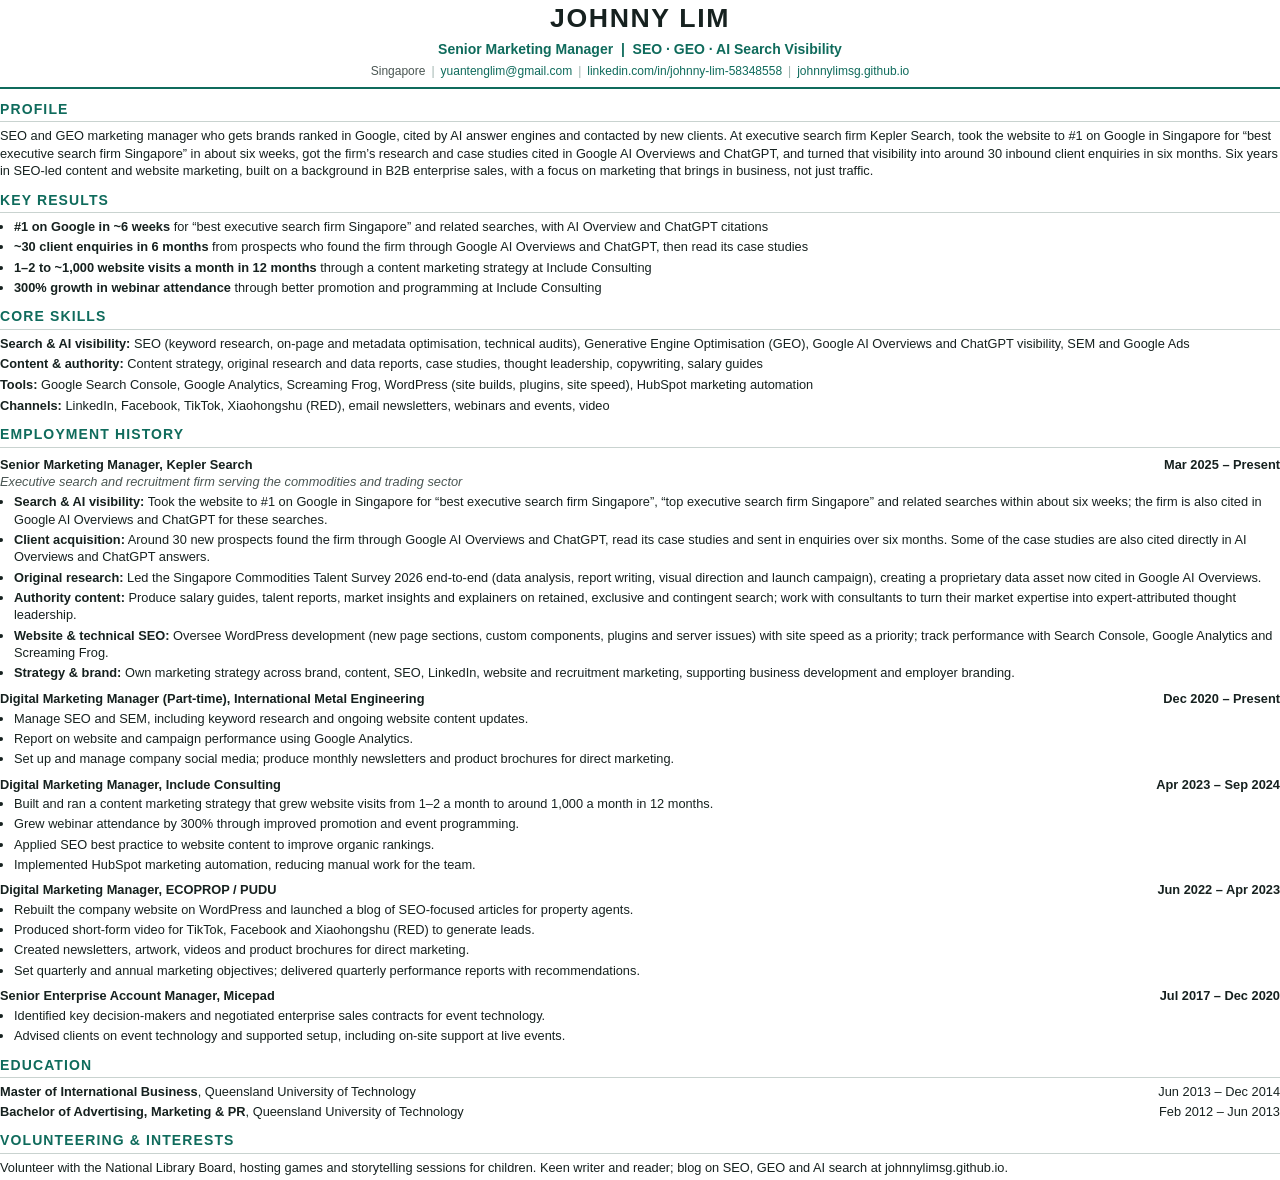
<file: resume/resume.html>
<!doctype html>
<html lang="en-SG">
<head>
<meta charset="utf-8">
<meta name="robots" content="noindex">
<!-- Source for assets/Johnny_Lim_Resume.pdf. Edit this file, then regenerate the PDF (see README). -->
<title>Johnny Lim – Resume</title>
<style>
@page { size: A4; margin: 13mm 15mm 12mm; }
* { box-sizing: border-box; }
body { margin: 0; font-family: "Liberation Sans", Arial, sans-serif; font-size: 9.6pt; line-height: 1.38; color: #16211f; }
a { color: #0f6b5c; text-decoration: none; }
header { text-align: center; padding-bottom: 7px; border-bottom: 1.5pt solid #0f6b5c; margin-bottom: 4px; }
h1 { margin: 0; font-size: 20pt; letter-spacing: 0.06em; font-weight: 700; }
.headline { margin: 3px 0 4px; font-size: 10.5pt; font-weight: 700; color: #0f6b5c; }
.contact { margin: 0; font-size: 9pt; color: #4a5653; }
.contact span { margin: 0 6px; color: #9fb3ae; }
h2 { margin: 11px 0 5px; padding-bottom: 2px; border-bottom: 0.75pt solid #c9d3d0; font-size: 10.5pt; letter-spacing: 0.08em; color: #0f6b5c; text-transform: uppercase; break-after: avoid; }
p { margin: 0 0 4px; }
ul { margin: 2px 0 0; padding-left: 14px; }
li { margin: 0 0 2.5px; }
.results { margin: 2px 0 0; padding-left: 14px; }
.results li { margin: 0 0 2.5px; }
.results strong { color: #16211f; }
.skills p { margin-bottom: 3px; }
.job { margin-top: 8px; break-inside: avoid; }
.job-head { display: flex; justify-content: space-between; gap: 12px; font-weight: 700; }
.job-head .when { white-space: nowrap; font-weight: 700; }
.org-desc { margin: 0; font-style: italic; color: #4a5653; }
.edu p { display: flex; justify-content: space-between; margin-bottom: 2px; }
</style>
</head>
<body>
<header>
 <h1>JOHNNY LIM</h1>
 <p class="headline">Senior Marketing Manager &nbsp;|&nbsp; SEO · GEO · AI Search Visibility</p>
 <p class="contact">Singapore<span>|</span><a href="mailto:yuantenglim@gmail.com">yuantenglim@gmail.com</a><span>|</span><a href="https://www.linkedin.com/in/johnny-lim-58348558/">linkedin.com/in/johnny-lim-58348558</a><span>|</span><a href="https://johnnylimsg.github.io/">johnnylimsg.github.io</a></p>
</header>

<h2>Profile</h2>
<p>SEO and GEO marketing manager who gets brands ranked in Google, cited by AI answer engines and contacted by new clients. At executive search firm Kepler Search, took the website to #1 on Google in Singapore for “best executive search firm Singapore” in about six weeks, got the firm’s research and case studies cited in Google AI Overviews and ChatGPT, and turned that visibility into around 30 inbound client enquiries in six months. Six years in SEO-led content and website marketing, built on a background in B2B enterprise sales, with a focus on marketing that brings in business, not just traffic.</p>

<h2>Key results</h2>
<ul class="results">
 <li><strong>#1 on Google in ~6 weeks</strong> for “best executive search firm Singapore” and related searches, with AI Overview and ChatGPT citations</li>
 <li><strong>~30 client enquiries in 6 months</strong> from prospects who found the firm through Google AI Overviews and ChatGPT, then read its case studies</li>
 <li><strong>1–2 to ~1,000 website visits a month in 12 months</strong> through a content marketing strategy at Include Consulting</li>
 <li><strong>300% growth in webinar attendance</strong> through better promotion and programming at Include Consulting</li>
</ul>

<h2>Core skills</h2>
<div class="skills">
 <p><strong>Search &amp; AI visibility:</strong> SEO (keyword research, on-page and metadata optimisation, technical audits), Generative Engine Optimisation (GEO), Google AI Overviews and ChatGPT visibility, SEM and Google Ads</p>
 <p><strong>Content &amp; authority:</strong> Content strategy, original research and data reports, case studies, thought leadership, copywriting, salary guides</p>
 <p><strong>Tools:</strong> Google Search Console, Google Analytics, Screaming Frog, WordPress (site builds, plugins, site speed), HubSpot marketing automation</p>
 <p><strong>Channels:</strong> LinkedIn, Facebook, TikTok, Xiaohongshu (RED), email newsletters, webinars and events, video</p>
</div>

<h2>Employment history</h2>
<div class="job">
 <div class="job-head"><span>Senior Marketing Manager, Kepler Search</span><span class="when">Mar 2025 – Present</span></div>
 <p class="org-desc">Executive search and recruitment firm serving the commodities and trading sector</p>
 <ul>
  <li><strong>Search &amp; AI visibility:</strong> Took the website to #1 on Google in Singapore for “best executive search firm Singapore”, “top executive search firm Singapore” and related searches within about six weeks; the firm is also cited in Google AI Overviews and ChatGPT for these searches.</li>
  <li><strong>Client acquisition:</strong> Around 30 new prospects found the firm through Google AI Overviews and ChatGPT, read its case studies and sent in enquiries over six months. Some of the case studies are also cited directly in AI Overviews and ChatGPT answers.</li>
  <li><strong>Original research:</strong> Led the Singapore Commodities Talent Survey 2026 end-to-end (data analysis, report writing, visual direction and launch campaign), creating a proprietary data asset now cited in Google AI Overviews.</li>
  <li><strong>Authority content:</strong> Produce salary guides, talent reports, market insights and explainers on retained, exclusive and contingent search; work with consultants to turn their market expertise into expert-attributed thought leadership.</li>
  <li><strong>Website &amp; technical SEO:</strong> Oversee WordPress development (new page sections, custom components, plugins and server issues) with site speed as a priority; track performance with Search Console, Google Analytics and Screaming Frog.</li>
  <li><strong>Strategy &amp; brand:</strong> Own marketing strategy across brand, content, SEO, LinkedIn, website and recruitment marketing, supporting business development and employer branding.</li>
 </ul>
</div>
<div class="job">
 <div class="job-head"><span>Digital Marketing Manager (Part-time), International Metal Engineering</span><span class="when">Dec 2020 – Present</span></div>
 <ul>
  <li>Manage SEO and SEM, including keyword research and ongoing website content updates.</li>
  <li>Report on website and campaign performance using Google Analytics.</li>
  <li>Set up and manage company social media; produce monthly newsletters and product brochures for direct marketing.</li>
 </ul>
</div>
<div class="job">
 <div class="job-head"><span>Digital Marketing Manager, Include Consulting</span><span class="when">Apr 2023 – Sep 2024</span></div>
 <ul>
  <li>Built and ran a content marketing strategy that grew website visits from 1–2 a month to around 1,000 a month in 12 months.</li>
  <li>Grew webinar attendance by 300% through improved promotion and event programming.</li>
  <li>Applied SEO best practice to website content to improve organic rankings.</li>
  <li>Implemented HubSpot marketing automation, reducing manual work for the team.</li>
 </ul>
</div>
<div class="job">
 <div class="job-head"><span>Digital Marketing Manager, ECOPROP / PUDU</span><span class="when">Jun 2022 – Apr 2023</span></div>
 <ul>
  <li>Rebuilt the company website on WordPress and launched a blog of SEO-focused articles for property agents.</li>
  <li>Produced short-form video for TikTok, Facebook and Xiaohongshu (RED) to generate leads.</li>
  <li>Created newsletters, artwork, videos and product brochures for direct marketing.</li>
  <li>Set quarterly and annual marketing objectives; delivered quarterly performance reports with recommendations.</li>
 </ul>
</div>
<div class="job">
 <div class="job-head"><span>Senior Enterprise Account Manager, Micepad</span><span class="when">Jul 2017 – Dec 2020</span></div>
 <ul>
  <li>Identified key decision-makers and negotiated enterprise sales contracts for event technology.</li>
  <li>Advised clients on event technology and supported setup, including on-site support at live events.</li>
 </ul>
</div>

<h2>Education</h2>
<div class="edu">
 <p><span><strong>Master of International Business</strong>, Queensland University of Technology</span><span>Jun 2013 – Dec 2014</span></p>
 <p><span><strong>Bachelor of Advertising, Marketing &amp; PR</strong>, Queensland University of Technology</span><span>Feb 2012 – Jun 2013</span></p>
</div>

<h2>Volunteering &amp; interests</h2>
<p>Volunteer with the National Library Board, hosting games and storytelling sessions for children. Keen writer and reader; blog on SEO, GEO and AI search at johnnylimsg.github.io.</p>
</body>
</html>
</file>
<file: assets/styles.css>
/* Johnny Lim — site styles. No external fonts or frameworks, for speed. */
:root {
  --ink: #16211f;
  --ink-soft: #4a5653;
  --muted: #636e6b;
  --paper: #faf8f4;
  --card: #ffffff;
  --line: #e4e0d8;
  --accent: #0f6b5c;
  --accent-soft: #e3f0ec;
  --serif: "Iowan Old Style", "Palatino Linotype", Palatino, Georgia, "Times New Roman", serif;
  --sans: -apple-system, BlinkMacSystemFont, "Segoe UI", Roboto, "Helvetica Neue", Arial, sans-serif;
  --wrap: 1040px;
  --read: 700px;
}

*, *::before, *::after { box-sizing: border-box; }
html { -webkit-text-size-adjust: 100%; }
body {
  margin: 0; background: var(--paper); color: var(--ink);
  font: 17px/1.65 var(--sans);
}
img { max-width: 100%; height: auto; }
a { color: var(--accent); text-underline-offset: 3px; }
a:hover { text-decoration-thickness: 2px; }
:focus-visible { outline: 3px solid var(--accent); outline-offset: 2px; border-radius: 4px; }

.wrap { max-width: var(--wrap); margin: 0 auto; padding: 0 24px; }
.skip { position: absolute; left: -999px; }
.skip:focus { left: 12px; top: 12px; background: var(--card); padding: 8px 12px; z-index: 10; }

/* Header */
.site-header { position: sticky; top: 0; z-index: 5; border-bottom: 1px solid var(--line); background: rgba(250, 248, 244, 0.94); }
html { scroll-padding-top: 76px; }
.site-header .wrap { display: flex; align-items: center; justify-content: space-between; height: 64px; gap: 16px; }
.brand { white-space: nowrap; font-family: var(--serif); font-size: 1.25rem; font-weight: 700; color: var(--ink); text-decoration: none; letter-spacing: -0.01em; }
.nav { display: flex; gap: 22px; font-size: 0.95rem; }
.nav a { color: var(--ink-soft); text-decoration: none; white-space: nowrap; }
.nav a:hover, .nav a[aria-current="page"] { color: var(--accent); }

/* Type */
h1, h2, h3 { font-family: var(--serif); line-height: 1.2; letter-spacing: -0.015em; margin: 0 0 0.5em; }
h1 { font-size: clamp(2.2rem, 5vw, 3.4rem); }
h2 { font-size: clamp(1.6rem, 3vw, 2rem); }
h3 { font-size: 1.2rem; }
.eyebrow { font-size: 0.8rem; font-weight: 600; letter-spacing: 0.12em; text-transform: uppercase; color: var(--accent); margin: 0 0 12px; }
.lede { font-size: 1.2rem; color: var(--ink-soft); max-width: 640px; }

/* Hero */
.hero { padding: 88px 0 72px; }
.hero h1 { max-width: 760px; }
.actions { display: flex; flex-wrap: wrap; gap: 12px; margin-top: 28px; }
.btn {
  display: inline-block; padding: 11px 20px; border-radius: 8px; font-weight: 600; font-size: 0.95rem;
  text-decoration: none; border: 1.5px solid var(--accent); color: var(--accent); background: transparent;
}
.btn.primary { background: var(--accent); color: #fff; }
.btn:hover { text-decoration: none; filter: brightness(0.95); }

/* Sections */
section { padding: 64px 0; border-top: 1px solid var(--line); }
.section-head { display: flex; justify-content: space-between; align-items: baseline; gap: 16px; flex-wrap: wrap; margin-bottom: 28px; }
.section-head p { margin: 0; color: var(--muted); }

.stats { display: grid; grid-template-columns: repeat(3, 1fr); gap: 16px; margin: 56px 0 0; }
.stat { border-left: 3px solid var(--accent); padding: 4px 0 4px 16px; }
.stat dt { font-family: var(--serif); font-size: 2rem; font-weight: 700; line-height: 1.1; }
.stat dd { margin: 0; color: var(--muted); font-size: 0.92rem; }

.cards { display: grid; grid-template-columns: repeat(3, 1fr); gap: 20px; }
.card { background: var(--card); border: 1px solid var(--line); border-radius: 12px; padding: 24px; }
.card .icon { width: 40px; height: 40px; padding: 8px; margin-bottom: 14px; border-radius: 10px; background: var(--accent-soft); fill: none; stroke: var(--accent); stroke-width: 2; stroke-linejoin: round; stroke-linecap: round; }
.card p { margin: 0; color: var(--ink-soft); font-size: 0.97rem; }
.card .tag { display: inline-block; font-size: 0.75rem; font-weight: 700; letter-spacing: 0.08em; text-transform: uppercase; color: var(--accent); background: var(--accent-soft); padding: 3px 8px; border-radius: 4px; margin-bottom: 14px; }

/* Pills */
.pill { display: inline-block; font-size: 0.75rem; font-weight: 600; color: var(--ink-soft); border: 1px solid var(--line); border-radius: 999px; padding: 1px 9px; margin-left: 6px; vertical-align: 2px; font-family: var(--sans); }

.chips { display: flex; flex-wrap: wrap; gap: 8px; list-style: none; padding: 0; margin: 0 0 20px; }
.chip-label { font-family: var(--sans); font-size: 0.8rem; font-weight: 700; letter-spacing: 0.08em; text-transform: uppercase; color: var(--muted); margin: 18px 0 10px; }
.chips li { background: var(--card); border: 1px solid var(--line); border-radius: 999px; padding: 5px 14px; font-size: 0.92rem; }
.two-col { display: grid; grid-template-columns: 1fr 1fr; gap: 40px; }
.edu p { margin: 0 0 14px; }
.edu span { color: var(--muted); font-size: 0.92rem; display: block; }

/* Post lists */
.posts { list-style: none; padding: 0; margin: 0; }
.posts li { padding: 22px 0; border-bottom: 1px solid var(--line); }
.posts li:first-child { padding-top: 0; }
.posts h2, .posts h3 { margin: 4px 0 6px; font-size: 1.35rem; }
.posts h2 a, .posts h3 a { color: var(--ink); text-decoration: none; }
.posts h2 a:hover, .posts h3 a:hover { color: var(--accent); }
.posts p { margin: 0; color: var(--ink-soft); }
.meta { color: var(--muted); font-size: 0.88rem; }

/* Article */
.article { max-width: var(--read); margin: 0 auto; padding: 64px 24px 40px; }
.article header { margin-bottom: 32px; }
.article h1 { font-size: clamp(2rem, 4.5vw, 2.8rem); }
.article h2 { font-size: 1.55rem; margin-top: 1.8em; }
.article h3 { margin-top: 1.4em; }
.article p, .article li { font-size: 1.07rem; }
.article ul, .article ol { padding-left: 22px; }
.article li { margin-bottom: 6px; }
.tldr { background: var(--accent-soft); border-radius: 10px; padding: 18px 22px; margin: 0 0 32px; }
.tldr > strong:first-child { display: block; font-size: 0.8rem; letter-spacing: 0.1em; text-transform: uppercase; color: var(--accent); margin-bottom: 4px; }
.tldr p { margin: 0; }
.author-box { display: flex; gap: 16px; align-items: center; border-top: 1px solid var(--line); margin-top: 48px; padding-top: 24px; }
.author-box picture { flex: none; line-height: 0; }
.author-box .mono { flex: none; object-fit: cover; width: 52px; height: 52px; border-radius: 50%; background: var(--accent); color: #fff; display: grid; place-items: center; font-family: var(--serif); font-weight: 700; }
.author-box p { margin: 0; font-size: 0.95rem; color: var(--ink-soft); }
.back { display: inline-block; margin-bottom: 24px; font-size: 0.92rem; }
.note { border: 2px dashed #d9a441; background: #fff8e8; padding: 14px 18px; border-radius: 8px; font-size: 0.95rem; }

/* Contact + footer */
.contact { text-align: center; }
.contact .lede { margin: 0 auto; }
.contact .actions { justify-content: center; }
.site-footer { border-top: 1px solid var(--line); padding: 28px 0; color: var(--muted); font-size: 0.88rem; }
.site-footer .wrap { display: flex; justify-content: space-between; gap: 16px; flex-wrap: wrap; }
.site-footer a { color: var(--muted); }

@media (max-width: 800px) {
  body { font-size: 16px; }
  .hero { padding: 56px 0 48px; }
  .cards, .stats, .two-col { grid-template-columns: 1fr; }
  .stats { gap: 20px; }
  section { padding: 48px 0; }
  .nav { gap: 14px; }
}
@media (max-width: 420px) {
  .site-header .wrap { padding: 0 16px; }
  .brand { font-size: 1.05rem; }
  .nav { gap: 11px; font-size: 0.85rem; }
}
@media print {
  .site-header, .site-footer, .actions { display: none; }
  body { background: #fff; }
}

/* Selected work */
.work-grid { display: grid; grid-template-columns: repeat(2, 1fr); gap: 20px; }
.work { background: var(--card); border: 1px solid var(--line); border-radius: 14px; overflow: hidden; display: flex; flex-direction: column; }
.work-art { display: block; width: 100%; height: auto; aspect-ratio: 400 / 150; border-bottom: 1px solid var(--line); }
.work-body { padding: 24px 28px 28px; display: flex; flex-direction: column; flex: 1; }
.work h3 { font-size: 1.3rem; margin-bottom: 10px; }
.work p { margin: 0 0 14px; color: var(--ink-soft); font-size: 0.97rem; }
.work .work-tag { font-size: 0.75rem; font-weight: 700; letter-spacing: 0.08em; text-transform: uppercase; color: var(--accent); margin-bottom: 10px; }
.work .work-org { margin: auto 0 0; padding-top: 12px; border-top: 1px solid var(--line); font-size: 0.85rem; font-weight: 600; color: var(--muted); }

/* Compact career timeline */
.timeline { border-left: 2px solid var(--line); margin-left: 6px; }
.role { position: relative; padding-left: 26px; }
.role::before { content: ""; position: absolute; left: -7px; top: 22px; width: 12px; height: 12px; border-radius: 50%; background: var(--paper); border: 2px solid var(--accent); }
.role[open]::before, .role:first-child::before { background: var(--accent); }
.role summary { list-style: none; cursor: pointer; display: grid; grid-template-columns: 170px 1fr auto; gap: 16px; padding: 16px 0; align-items: baseline; }
.role summary::-webkit-details-marker { display: none; }
.role summary::after { content: "+"; font-size: 1.3rem; color: var(--accent); line-height: 1; }
.role[open] summary::after { content: "–"; }
.role .when { color: var(--muted); font-size: 0.9rem; }
.role .org { color: var(--ink-soft); }
.role .sum { display: block; color: var(--muted); font-size: 0.93rem; margin-top: 2px; }
.role summary:hover strong { color: var(--accent); }
.role ul { margin: -4px 0 18px; padding-left: calc(170px + 34px); color: var(--ink-soft); font-size: 0.97rem; }
.role li { margin-bottom: 4px; }
@media (max-width: 800px) {
  .work-grid { grid-template-columns: 1fr; }
  .role summary { grid-template-columns: 1fr auto; gap: 2px 12px; }
  .role .when { grid-column: 1; }
  .role .what { grid-column: 1; }
  .role summary::after { grid-column: 2; grid-row: 1 / span 2; align-self: center; }
  .role ul { padding-left: 20px; }
}

/* Hero with illustration */
.hero-grid { display: grid; grid-template-columns: 1.15fr 1fr; gap: 48px; align-items: center; }
.hero-art { margin: 0; }
.hero-art img { display: block; width: 100%; filter: drop-shadow(0 18px 30px rgba(22, 33, 31, 0.08)); }

/* About */
.about { display: grid; grid-template-columns: 200px 1fr; gap: 48px; align-items: start; }
.about p { color: var(--ink-soft); max-width: 680px; }
.about-photo { display: block; width: 200px; height: 200px; border-radius: 50%; object-fit: cover; border: 4px solid var(--card); box-shadow: 0 0 0 1px var(--line); }
.about-mono { display: grid; place-items: center; background: var(--accent); color: #fff; font-family: var(--serif); font-size: 4rem; font-weight: 700; }

/* How I work */
.steps { list-style: none; padding: 0; margin: 0; display: grid; grid-template-columns: repeat(4, 1fr); gap: 20px; counter-reset: step; }
.steps li { counter-increment: step; border-top: 3px solid var(--accent); padding-top: 16px; }
.steps li::before { content: "0" counter(step); display: block; font-family: var(--serif); font-size: 1.6rem; font-weight: 700; color: var(--accent); margin-bottom: 6px; }
.steps h3 { font-size: 1.1rem; }
.steps p { margin: 0; color: var(--ink-soft); font-size: 0.95rem; }

/* Article figure */
.figure { margin: 32px 0; }
.figure img { display: block; width: 100%; border: 1px solid var(--line); border-radius: 14px; }
.figure figcaption { margin-top: 10px; font-size: 0.9rem; color: var(--muted); }

@media (max-width: 900px) {
  .steps { grid-template-columns: repeat(2, 1fr); gap: 28px 20px; }
}
@media (max-width: 800px) {
  .hero-grid { grid-template-columns: 1fr; gap: 32px; }
  .hero-art { max-width: 460px; }
  .about { grid-template-columns: 1fr; gap: 20px; }
  .about-photo { width: 112px; height: 112px; }
  .about-mono { font-size: 2.4rem; }
  .work-body { padding: 20px 22px 24px; }
}
@media (max-width: 480px) {
  .steps { grid-template-columns: 1fr; }
}

/* Utility */
.hero-compact { padding-bottom: 40px; }
.narrow { max-width: 760px; }
.article li ul { margin-top: 8px; }

/* Hire page */
.narrow h2 { margin-top: 1.6em; }
.narrow > .tldr + h2 { margin-top: 0.4em; }
.narrow p, .narrow li { color: var(--ink-soft); }
.narrow li { margin-bottom: 6px; }
.proof { list-style: none; padding: 0; margin: 0 0 16px; }
.proof li { border-left: 3px solid var(--accent); padding: 4px 0 4px 14px; margin-bottom: 12px; }
.proof strong { color: var(--ink); }
.cta-box { margin-top: 48px; padding: 28px; border: 1px solid var(--line); border-radius: 14px; background: var(--card); text-align: center; }
.cta-box h2 { margin-top: 0; }
.cta-box .actions { justify-content: center; margin-top: 16px; }
@media (max-width: 380px) {
  .site-header .wrap { padding: 0 12px; gap: 10px; }
  .brand { font-size: 0.98rem; }
  .nav { gap: 9px; font-size: 0.8rem; }
}
@media (max-width: 340px) {
  .site-header .wrap { padding: 0 10px; gap: 8px; }
  .nav { gap: 6px; font-size: 0.72rem; }
  .brand { font-size: 0.86rem; }
}

/* Article tables and sources */
.table-wrap { overflow-x: auto; margin: 8px 0 28px; border: 1px solid var(--line); border-radius: 12px; background: var(--card); }
.article table { width: 100%; border-collapse: collapse; font-size: 0.95rem; min-width: 560px; }
.article th, .article td { text-align: left; vertical-align: top; padding: 12px 14px; border-bottom: 1px solid var(--line); }
.article thead th { font-size: 0.78rem; letter-spacing: 0.08em; text-transform: uppercase; color: var(--muted); background: var(--paper); }
.article tbody th { font-family: var(--serif); font-size: 1.05rem; color: var(--accent); white-space: nowrap; }
.article tbody tr:last-child th, .article tbody tr:last-child td { border-bottom: 0; }
.sources li { font-size: 0.95rem; color: var(--ink-soft); }
@media (max-width: 600px) {
  .table-wrap { overflow: visible; border: 0; background: none; }
  .article table, .article tbody, .article tr, .article th, .article td { display: block; min-width: 0; }
  .article thead { display: none; }
  .article tbody tr { background: var(--card); border: 1px solid var(--line); border-radius: 12px; padding: 14px 16px; margin-bottom: 12px; }
  .article tbody th, .article td { padding: 0; border: 0; }
  .article tbody th { margin-bottom: 8px; font-size: 1.2rem; }
  .article td { margin-top: 8px; }
  .article td::before { content: attr(data-label); display: block; font-size: 0.72rem; font-weight: 700; letter-spacing: 0.08em; text-transform: uppercase; color: var(--muted); }
}

/* Case study stats */
.article .case-stats, .case-stats { list-style: none; padding: 0; margin: 0 0 8px; display: grid; grid-template-columns: repeat(4, 1fr); gap: 12px; }
.case-stats li { background: var(--card); border: 1px solid var(--line); border-top: 3px solid var(--accent); border-radius: 10px; padding: 14px 14px 12px; margin: 0; }
.case-stats strong { display: block; font-family: var(--serif); font-size: 1.45rem; line-height: 1.15; color: var(--ink); }
.case-stats span { display: block; margin-top: 4px; font-size: 0.88rem; line-height: 1.4; color: var(--muted); }
@media (max-width: 640px) { .article .case-stats, .case-stats { grid-template-columns: 1fr 1fr; } }

/* Featured images */
.featured { margin: 0 0 28px; }
.featured img { display: block; width: 100%; height: auto; border-radius: 14px; }
.posts li.with-thumb .thumb { display: block; margin-bottom: 14px; }
.posts li.with-thumb .thumb img { display: block; width: 100%; height: auto; border-radius: 12px; border: 1px solid var(--line); }
</file>
